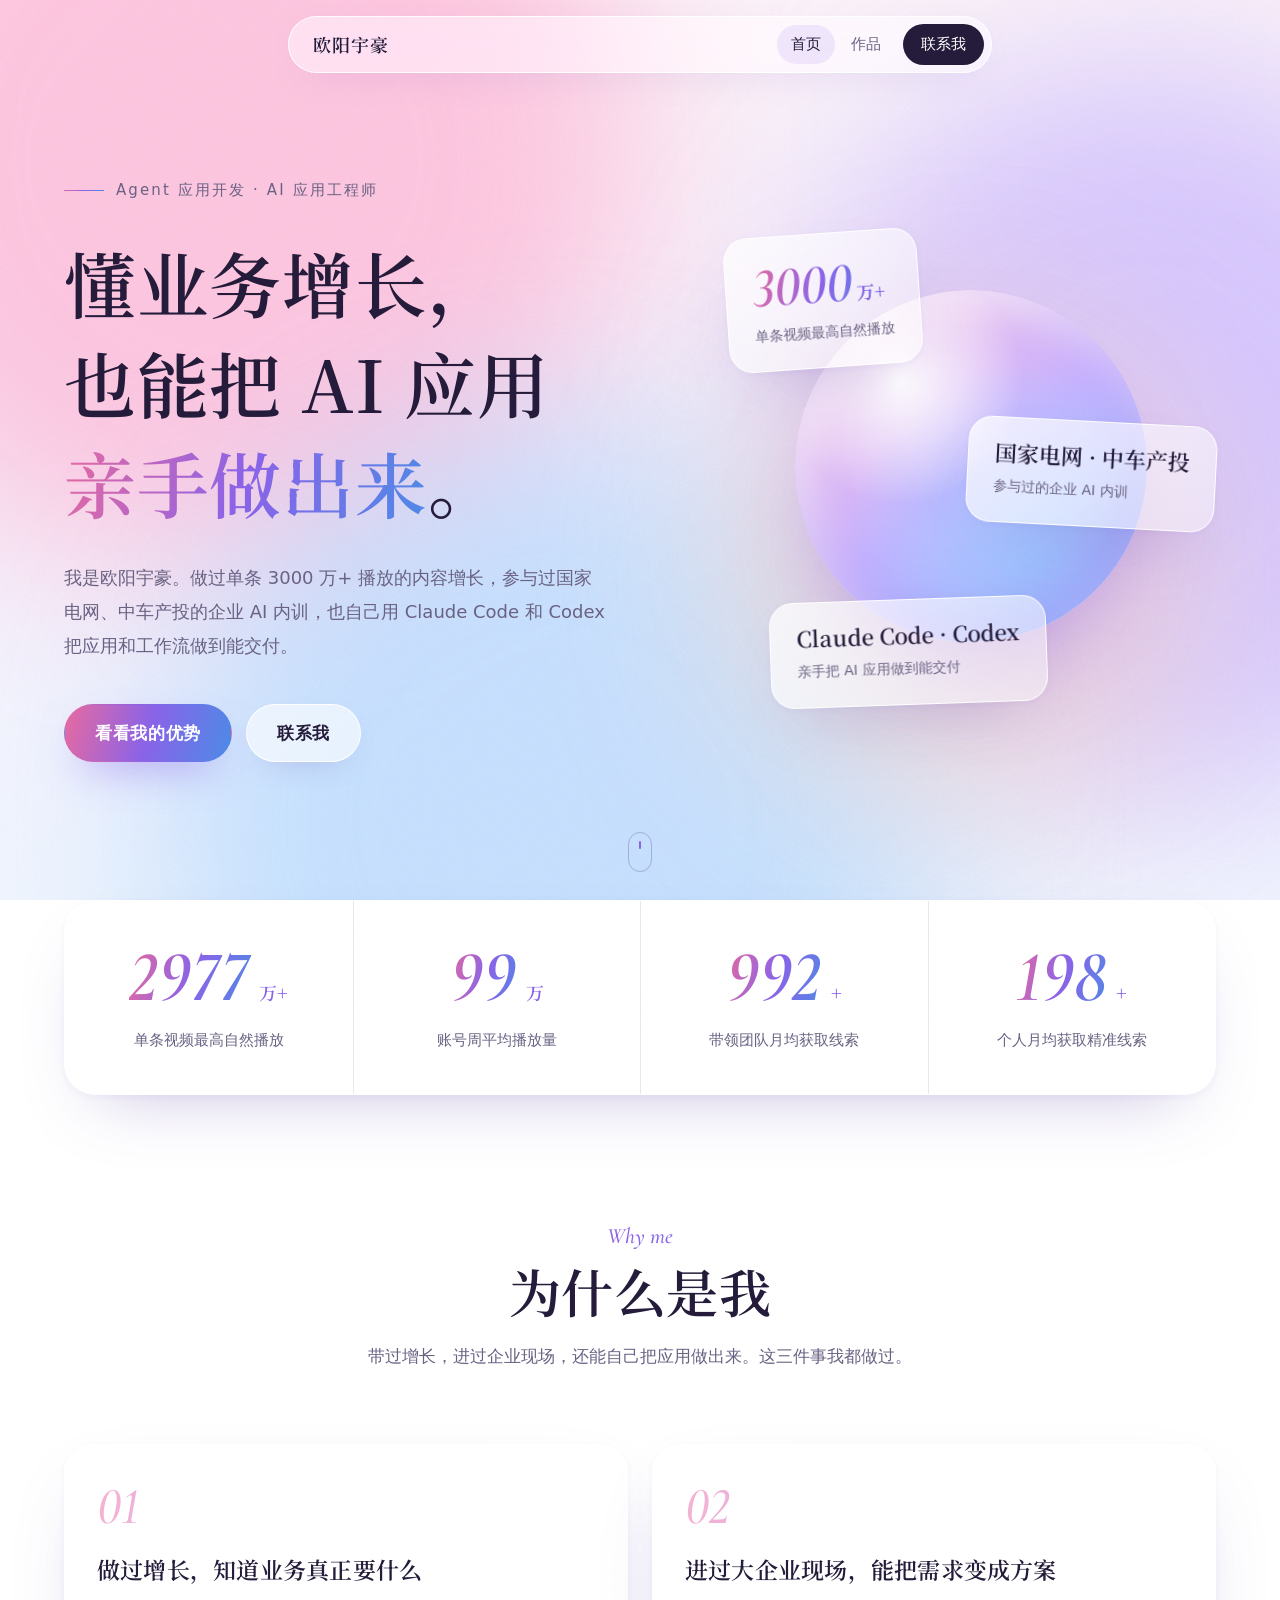
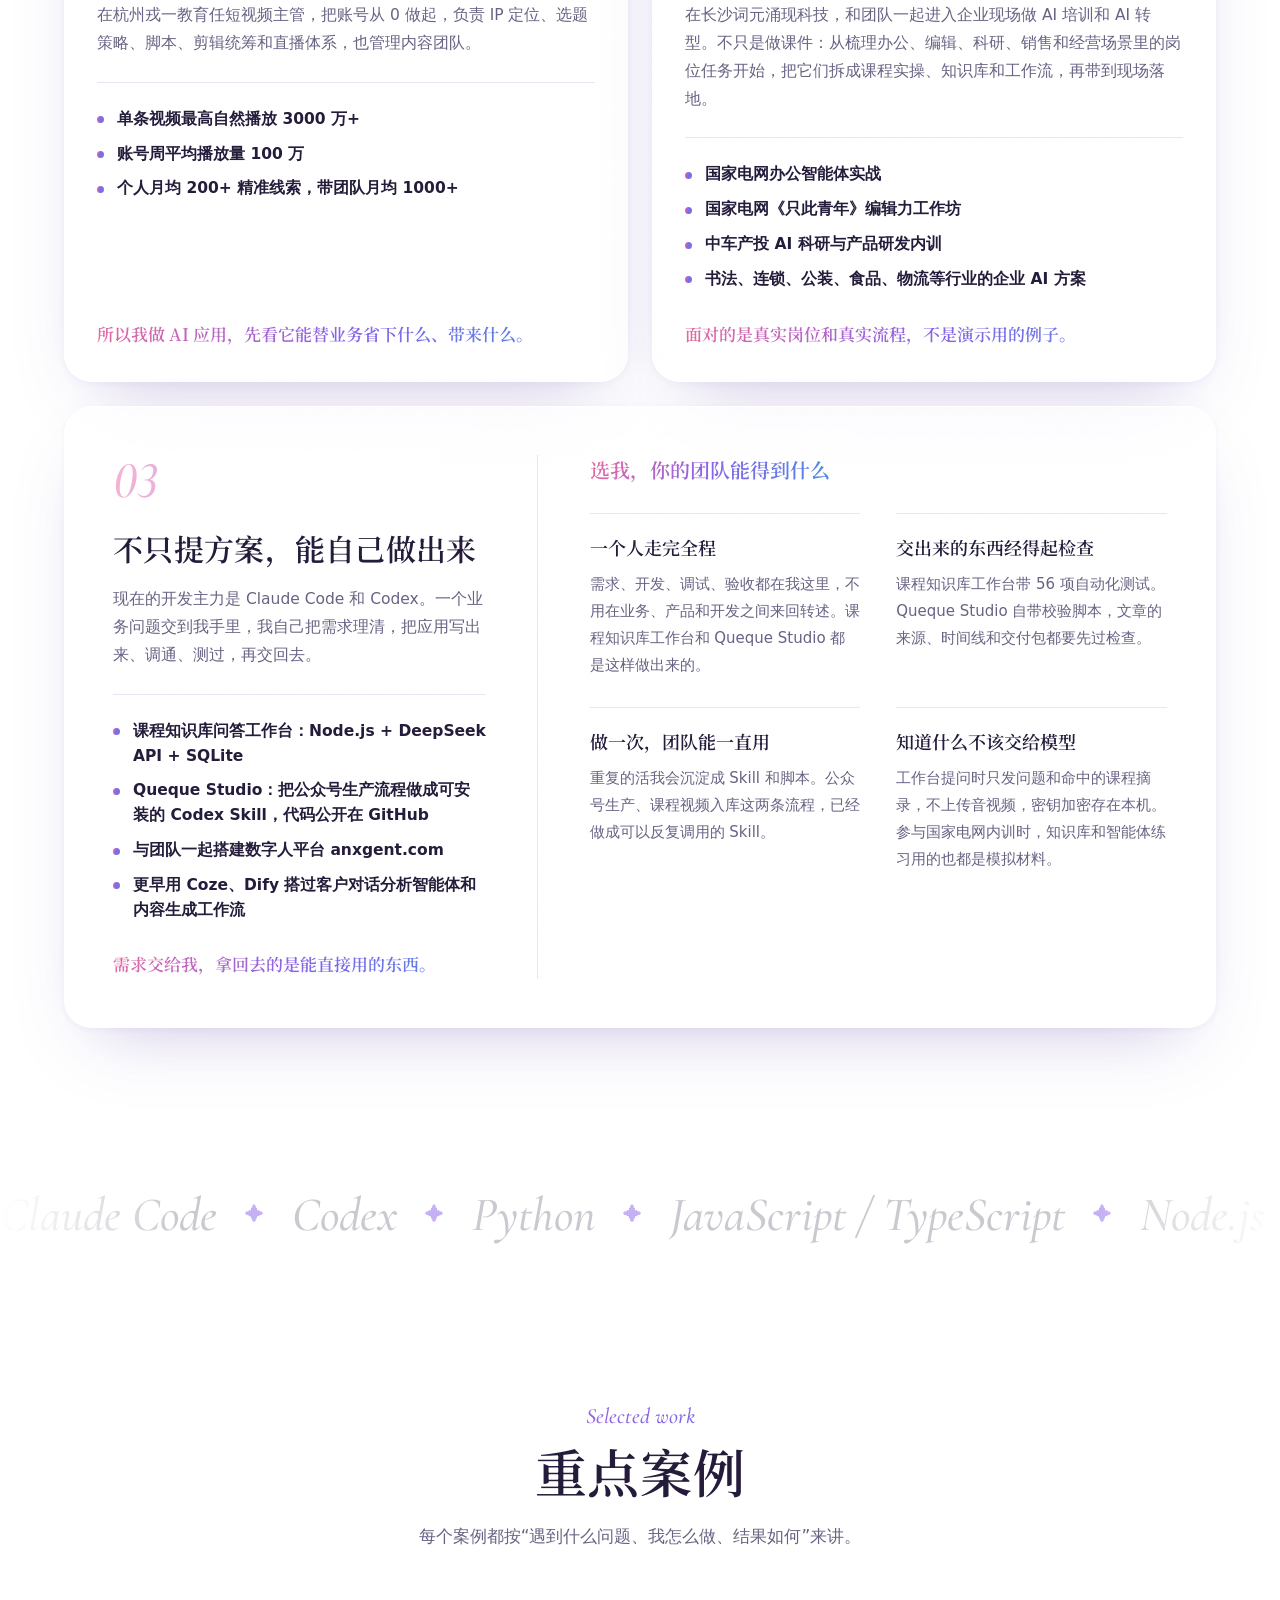
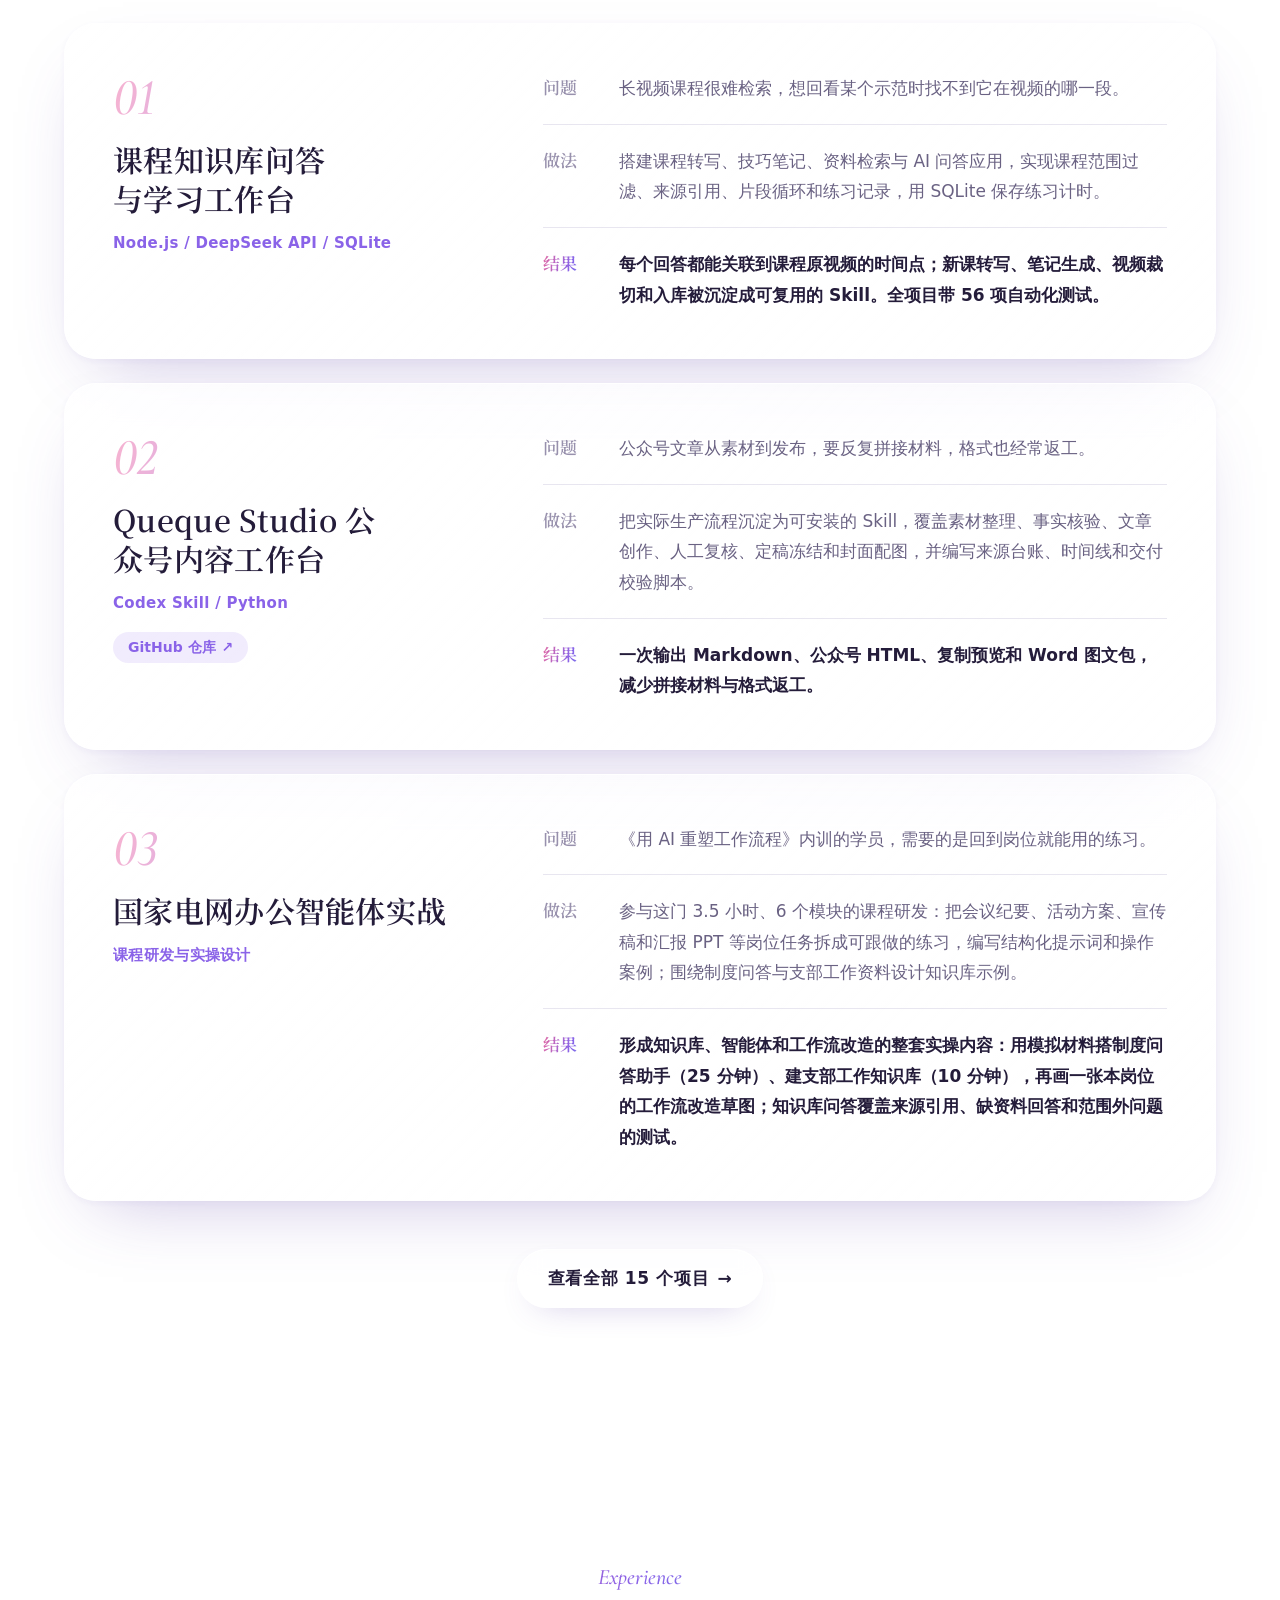
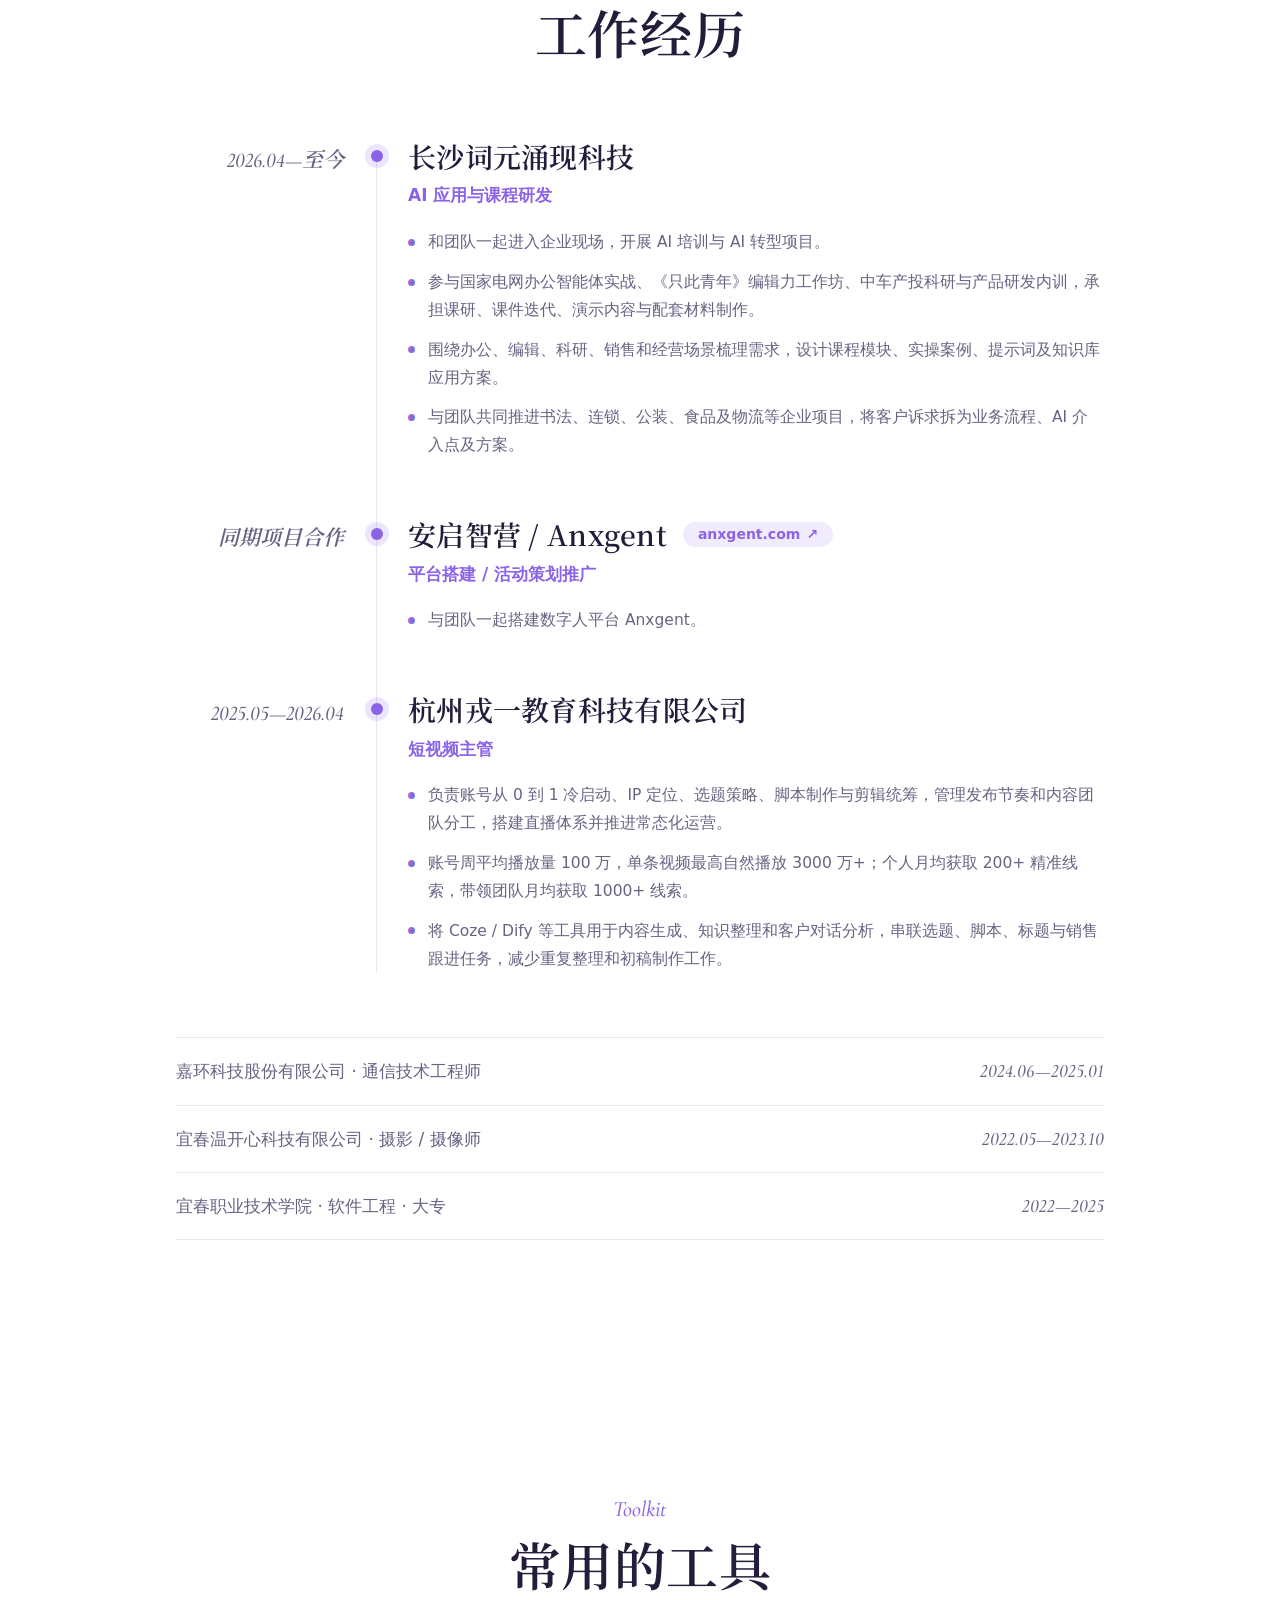
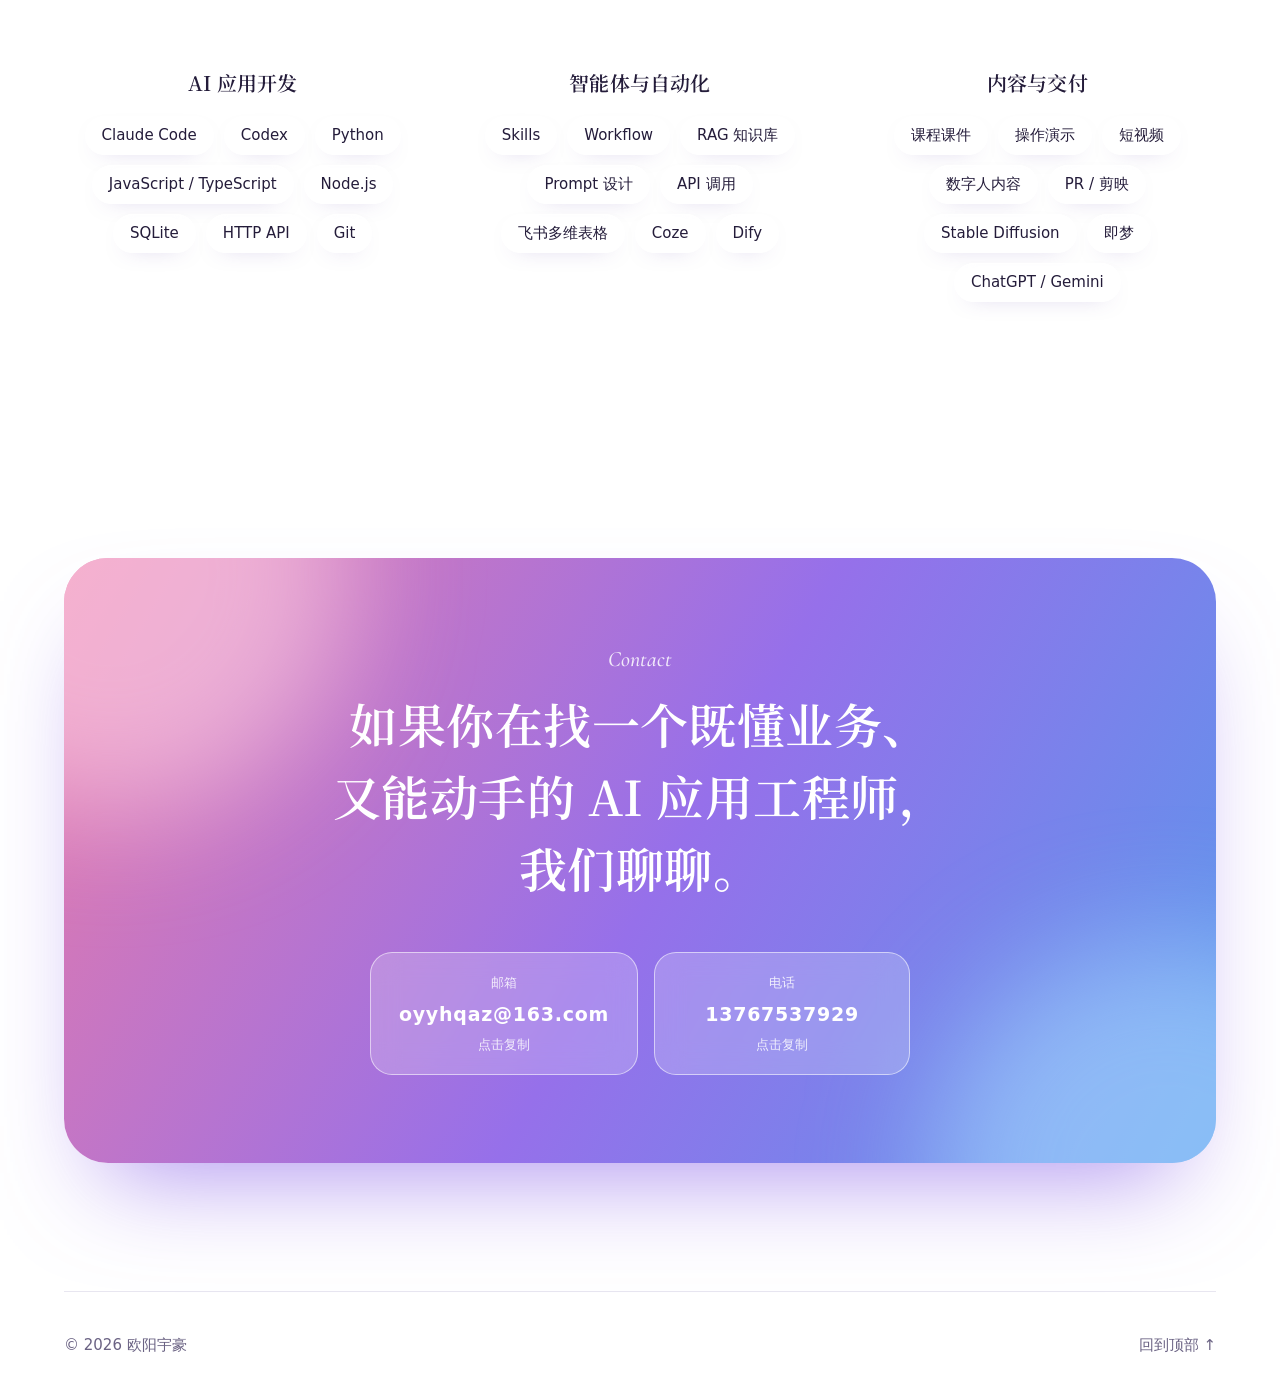
<file: index.html>
<!DOCTYPE html><html lang="zh-CN"><head><meta charset="utf-8"><meta name="viewport" content="width=device-width, initial-scale=1"><meta name="description" content="欧阳宇豪：做过内容增长、参与过国家电网与中车产投的企业 AI 内训，也能亲手把 Agent 和 AI 应用做出来。"><meta name="generator" content="Astro v7.4.11"><meta name="theme-color" content="#fbf7fc"><meta property="og:title" content="欧阳宇豪 · Agent 应用开发 · AI 应用工程师"><meta property="og:description" content="欧阳宇豪：做过内容增长、参与过国家电网与中车产投的企业 AI 内训，也能亲手把 Agent 和 AI 应用做出来。"><meta property="og:type" content="website"><link rel="icon" type="image/svg+xml" href="/favicon.svg"><title>欧阳宇豪 · Agent 应用开发 · AI 应用工程师</title><script>
			(() => {
				const apply = () => document.documentElement.classList.add('js');
				apply();
				document.addEventListener('astro:after-swap', apply);
			})();
		</script><meta name="astro-view-transitions-enabled" content="true"><meta name="astro-view-transitions-fallback" content="animate"><script type="module" src="/_astro/ClientRouter.astro_astro_type_script_index_0_lang.CnDxeVtR.js"></script><link rel="stylesheet" href="/_astro/Base.Dnjeq5Gn.css"></head><body><div class="backdrop" aria-hidden="true"><div class="orb orb-rose"></div><div class="orb orb-violet"></div><div class="orb orb-sky"></div><div class="orb orb-peach"></div><div class="grain"></div></div><div class="scroll-bar" aria-hidden="true"></div><a class="skip-link" href="#main">跳到正文</a><header class="site-header"><a class="brand" href="/">欧阳宇豪</a><nav class="nav" aria-label="主导航"><a href="/" aria-current="page">首页</a><a href="/projects/">作品</a><a class="nav-cta" href="/#contact">联系我</a></nav></header><main id="main"><section class="hero"><div class="container hero-inner"><div class="hero-text"><p class="eyebrow hero-fade" style="--d: 0ms">Agent 应用开发 · AI 应用工程师</p><h1 class="hero-title"><span class="line"><span style="--i: 0">懂业务增长，</span></span><span class="line"><span style="--i: 1">也能把 AI 应用</span></span><span class="line"><span style="--i: 2"><em class="grad-text">亲手做出来</em>。</span></span></h1><p class="lead hero-fade" style="--d: 700ms">我是欧阳宇豪。做过单条 3000 万+ 播放的内容增长，参与过国家电网、中车产投的企业 AI 内训，也自己用 Claude Code 和 Codex 把应用和工作流做到能交付。</p><div class="actions hero-fade" style="--d: 850ms"><a class="button primary" href="#why">看看我的优势</a><a class="button" href="#contact">联系我</a></div></div><div class="hero-cards" data-parallax><div class="proof proof-1" style="--i: 0"><div class="proof-inner glass"><p class="proof-value num">3000<span>万+</span></p><p class="proof-label">单条视频最高自然播放</p></div></div><div class="proof proof-2" style="--i: 1"><div class="proof-inner glass"><p class="proof-value serif">国家电网 · 中车产投</p><p class="proof-label">参与过的企业 AI 内训</p></div></div><div class="proof proof-3" style="--i: 2"><div class="proof-inner glass"><p class="proof-value serif">Claude Code · Codex</p><p class="proof-label">亲手把 AI 应用做到能交付</p></div></div></div></div><a class="scroll-hint" href="#stats" aria-label="向下滚动"><span aria-hidden="true"></span></a></section><section class="stats" id="stats"><div class="container"><div class="stats-grid glass" data-reveal><div class="stat"><p class="stat-value"><span class="num" data-count="3000">3000</span><span class="stat-suffix">万+</span></p><p class="stat-label">单条视频最高自然播放</p></div><div class="stat"><p class="stat-value"><span class="num" data-count="100">100</span><span class="stat-suffix">万</span></p><p class="stat-label">账号周平均播放量</p></div><div class="stat"><p class="stat-value"><span class="num" data-count="1000">1000</span><span class="stat-suffix">+</span></p><p class="stat-label">带领团队月均获取线索</p></div><div class="stat"><p class="stat-value"><span class="num" data-count="200">200</span><span class="stat-suffix">+</span></p><p class="stat-label">个人月均获取精准线索</p></div></div></div></section><section class="section" id="why"><div class="container"><header class="sec-head" data-reveal><p class="sec-en">Why me</p><h2>为什么是我</h2><p class="sec-sub">带过增长，进过企业现场，还能自己把应用做出来。这三件事我都做过。</p></header><div class="adv-grid"><article class="adv glass" data-reveal style="--d: 0ms"><div class="adv-main"><p class="adv-no num">01</p><h3>做过增长，知道业务真正要什么</h3><p class="adv-body">在杭州戎一教育任短视频主管，把账号从 0 做起，负责 IP 定位、选题策略、脚本、剪辑统筹和直播体系，也管理内容团队。</p><ul class="adv-proofs"><li>单条视频最高自然播放 3000 万+</li><li>账号周平均播放量 100 万</li><li>个人月均 200+ 精准线索，带团队月均 1000+</li></ul><p class="adv-takeaway">所以我做 AI 应用，先看它能替业务省下什么、带来什么。</p></div></article><article class="adv glass" data-reveal style="--d: 140ms"><div class="adv-main"><p class="adv-no num">02</p><h3>进过大企业现场，能把需求变成方案</h3><p class="adv-body">在长沙词元涌现科技，和团队一起进入企业现场做 AI 培训和 AI 转型。不只是做课件：从梳理办公、编辑、科研、销售和经营场景里的岗位任务开始，把它们拆成课程实操、知识库和工作流，再带到现场落地。</p><ul class="adv-proofs"><li>国家电网办公智能体实战</li><li>国家电网《只此青年》编辑力工作坊</li><li>中车产投 AI 科研与产品研发内训</li><li>书法、连锁、公装、食品、物流等行业的企业 AI 方案</li></ul><p class="adv-takeaway">面对的是真实岗位和真实流程，不是演示用的例子。</p></div></article><article class="adv glass adv-wide" data-reveal style="--d: 280ms"><div class="adv-main"><p class="adv-no num">03</p><h3>不只提方案，能自己做出来</h3><p class="adv-body">现在的开发主力是 Claude Code 和 Codex。一个业务问题交到我手里，我自己把需求理清，把应用写出来、调通、测过，再交回去。</p><ul class="adv-proofs"><li>课程知识库问答工作台：Node.js + DeepSeek API + SQLite</li><li>Queque Studio：把公众号生产流程做成可安装的 Codex Skill，代码公开在 GitHub</li><li>与团队一起搭建数字人平台 anxgent.com</li><li>更早用 Coze、Dify 搭过客户对话分析智能体和内容生成工作流</li></ul><p class="adv-takeaway">需求交给我，拿回去的是能直接用的东西。</p></div><div class="adv-gains"><p class="adv-gains-title">选我，你的团队能得到什么</p><ul><li><h4>一个人走完全程</h4><p>需求、开发、调试、验收都在我这里，不用在业务、产品和开发之间来回转述。课程知识库工作台和 Queque Studio 都是这样做出来的。</p></li><li><h4>交出来的东西经得起检查</h4><p>课程知识库工作台带 56 项自动化测试。Queque Studio 自带校验脚本，文章的来源、时间线和交付包都要先过检查。</p></li><li><h4>做一次，团队能一直用</h4><p>重复的活我会沉淀成 Skill 和脚本。公众号生产、课程视频入库这两条流程，已经做成可以反复调用的 Skill。</p></li><li><h4>知道什么不该交给模型</h4><p>工作台提问时只发问题和命中的课程摘录，不上传音视频，密钥加密存在本机。参与国家电网内训时，知识库和智能体练习用的也都是模拟材料。</p></li></ul></div></article></div></div></section><div class="marquee" aria-hidden="true"><ul><li>Claude Code</li><li>Codex</li><li>Python</li><li>JavaScript / TypeScript</li><li>Node.js</li><li>SQLite</li><li>HTTP API</li><li>Git</li><li>Skills</li><li>Workflow</li><li>RAG 知识库</li><li>Prompt 设计</li><li>API 调用</li><li>飞书多维表格</li><li>Coze</li><li>Dify</li><li>课程课件</li><li>操作演示</li><li>短视频</li><li>数字人内容</li><li>PR / 剪映</li><li>Stable Diffusion</li><li>即梦</li><li>ChatGPT / Gemini</li><li>Claude Code</li><li>Codex</li><li>Python</li><li>JavaScript / TypeScript</li><li>Node.js</li><li>SQLite</li><li>HTTP API</li><li>Git</li><li>Skills</li><li>Workflow</li><li>RAG 知识库</li><li>Prompt 设计</li><li>API 调用</li><li>飞书多维表格</li><li>Coze</li><li>Dify</li><li>课程课件</li><li>操作演示</li><li>短视频</li><li>数字人内容</li><li>PR / 剪映</li><li>Stable Diffusion</li><li>即梦</li><li>ChatGPT / Gemini</li></ul></div><section class="section" id="work"><div class="container"><header class="sec-head" data-reveal><p class="sec-en">Selected work</p><h2>重点案例</h2><p class="sec-sub">每个案例都按“遇到什么问题、我怎么做、结果如何”来讲。</p></header><div class="cases"><article class="case glass" data-reveal><div class="case-head"><p class="case-no num">01</p><h3>课程知识库问答与学习工作台</h3><p class="case-stack">Node.js / DeepSeek API / SQLite</p></div><dl class="case-body"><div><dt>问题</dt><dd>长视频课程很难检索，想回看某个示范时找不到它在视频的哪一段。</dd></div><div><dt>做法</dt><dd>搭建课程转写、技巧笔记、资料检索与 AI 问答应用，实现课程范围过滤、来源引用、片段循环和练习记录，用 SQLite 保存练习计时。</dd></div><div class="case-result"><dt>结果</dt><dd>每个回答都能关联到课程原视频的时间点；新课转写、笔记生成、视频裁切和入库被沉淀成可复用的 Skill。全项目带 56 项自动化测试。</dd></div></dl></article><article class="case glass" data-reveal><div class="case-head"><p class="case-no num">02</p><h3>Queque Studio 公众号内容工作台</h3><p class="case-stack">Codex Skill / Python</p><p class="proj-link"><a class="tl-link" href="https://github.com/35397929/queque-studio" target="_blank" rel="noopener noreferrer">GitHub 仓库 <span aria-hidden="true">↗</span></a></p></div><dl class="case-body"><div><dt>问题</dt><dd>公众号文章从素材到发布，要反复拼接材料，格式也经常返工。</dd></div><div><dt>做法</dt><dd>把实际生产流程沉淀为可安装的 Skill，覆盖素材整理、事实核验、文章创作、人工复核、定稿冻结和封面配图，并编写来源台账、时间线和交付校验脚本。</dd></div><div class="case-result"><dt>结果</dt><dd>一次输出 Markdown、公众号 HTML、复制预览和 Word 图文包，减少拼接材料与格式返工。</dd></div></dl></article><article class="case glass" data-reveal><div class="case-head"><p class="case-no num">03</p><h3>国家电网办公智能体实战</h3><p class="case-stack">课程研发与实操设计</p></div><dl class="case-body"><div><dt>问题</dt><dd>《用 AI 重塑工作流程》内训的学员，需要的是回到岗位就能用的练习。</dd></div><div><dt>做法</dt><dd>参与这门 3.5 小时、6 个模块的课程研发：把会议纪要、活动方案、宣传稿和汇报 PPT 等岗位任务拆成可跟做的练习，编写结构化提示词和操作案例；围绕制度问答与支部工作资料设计知识库示例。</dd></div><div class="case-result"><dt>结果</dt><dd>形成知识库、智能体和工作流改造的整套实操内容：用模拟材料搭制度问答助手（25 分钟）、建支部工作知识库（10 分钟），再画一张本岗位的工作流改造草图；知识库问答覆盖来源引用、缺资料回答和范围外问题的测试。</dd></div></dl></article></div><p class="more" data-reveal><a class="button" href="/projects/">查看全部 15 个项目 <span aria-hidden="true">→</span></a></p></div></section><section class="section" id="experience"><div class="container"><header class="sec-head" data-reveal><p class="sec-en">Experience</p><h2>工作经历</h2></header><ol class="timeline" data-timeline><li class="tl-item" data-reveal><div class="tl-meta"><p class="tl-period num">2026.04—至今</p></div><div class="tl-main"><h3>长沙词元涌现科技</h3><p class="tl-title">AI 应用与课程研发</p><ul class="points"><li>和团队一起进入企业现场，开展 AI 培训与 AI 转型项目。</li><li>参与国家电网办公智能体实战、《只此青年》编辑力工作坊、中车产投科研与产品研发内训，承担课研、课件迭代、演示内容与配套材料制作。</li><li>围绕办公、编辑、科研、销售和经营场景梳理需求，设计课程模块、实操案例、提示词及知识库应用方案。</li><li>与团队共同推进书法、连锁、公装、食品及物流等企业项目，将客户诉求拆为业务流程、AI 介入点及方案。</li></ul></div></li><li class="tl-item" data-reveal><div class="tl-meta"><p class="tl-period num">同期项目合作</p></div><div class="tl-main"><h3>安启智营 / Anxgent<a class="tl-link" href="https://anxgent.com" target="_blank" rel="noopener noreferrer">anxgent.com <span aria-hidden="true">↗</span></a></h3><p class="tl-title">平台搭建 / 活动策划推广</p><ul class="points"><li>与团队一起搭建数字人平台 Anxgent。</li></ul></div></li><li class="tl-item" data-reveal><div class="tl-meta"><p class="tl-period num">2025.05—2026.04</p></div><div class="tl-main"><h3>杭州戎一教育科技有限公司</h3><p class="tl-title">短视频主管</p><ul class="points"><li>负责账号从 0 到 1 冷启动、IP 定位、选题策略、脚本制作与剪辑统筹，管理发布节奏和内容团队分工，搭建直播体系并推进常态化运营。</li><li>账号周平均播放量 100 万，单条视频最高自然播放 3000 万+；个人月均获取 200+ 精准线索，带领团队月均获取 1000+ 线索。</li><li>将 Coze / Dify 等工具用于内容生成、知识整理和客户对话分析，串联选题、脚本、标题与销售跟进任务，减少重复整理和初稿制作工作。</li></ul></div></li></ol><ul class="earlier" data-reveal><li><span>嘉环科技股份有限公司 · 通信技术工程师</span><span class="num">2024.06—2025.01</span></li><li><span>宜春温开心科技有限公司 · 摄影 / 摄像师</span><span class="num">2022.05—2023.10</span></li><li><span>宜春职业技术学院 · 软件工程 · 大专</span><span class="num">2022—2025</span></li></ul></div></section><section class="section" id="skills"><div class="container"><header class="sec-head" data-reveal><p class="sec-en">Toolkit</p><h2>常用的工具</h2></header><div class="skills"><div class="skill" data-reveal style="--d: 0ms"><h3>AI 应用开发</h3><ul class="tags"><li>Claude Code</li><li>Codex</li><li>Python</li><li>JavaScript / TypeScript</li><li>Node.js</li><li>SQLite</li><li>HTTP API</li><li>Git</li></ul></div><div class="skill" data-reveal style="--d: 120ms"><h3>智能体与自动化</h3><ul class="tags"><li>Skills</li><li>Workflow</li><li>RAG 知识库</li><li>Prompt 设计</li><li>API 调用</li><li>飞书多维表格</li><li>Coze</li><li>Dify</li></ul></div><div class="skill" data-reveal style="--d: 240ms"><h3>内容与交付</h3><ul class="tags"><li>课程课件</li><li>操作演示</li><li>短视频</li><li>数字人内容</li><li>PR / 剪映</li><li>Stable Diffusion</li><li>即梦</li><li>ChatGPT / Gemini</li></ul></div></div></div></section><section class="section" id="contact"><div class="container"><div class="contact" data-reveal><p class="sec-en">Contact</p><h2><span>如果你在找一个既懂业务、</span><span>又能动手的 AI 应用工程师，</span><span>我们聊聊。</span></h2><div class="contact-actions"><button class="copy" type="button" data-copy="oyyhqaz@163.com"><span class="copy-label">邮箱</span><span class="copy-value">oyyhqaz@163.com</span><span class="copy-state" data-copy-state>点击复制</span></button><button class="copy" type="button" data-copy="13767537929"><span class="copy-label">电话</span><span class="copy-value">13767537929</span><span class="copy-state" data-copy-state>点击复制</span></button></div></div></div></section></main><footer class="site-footer"><div class="container footer-inner"><span>© 2026 欧阳宇豪</span><a href="#main">回到顶部 ↑</a></div></footer><script type="module" src="/_astro/Base.astro_astro_type_script_index_0_lang.CTA-klIp.js"></script></body></html>
</file>
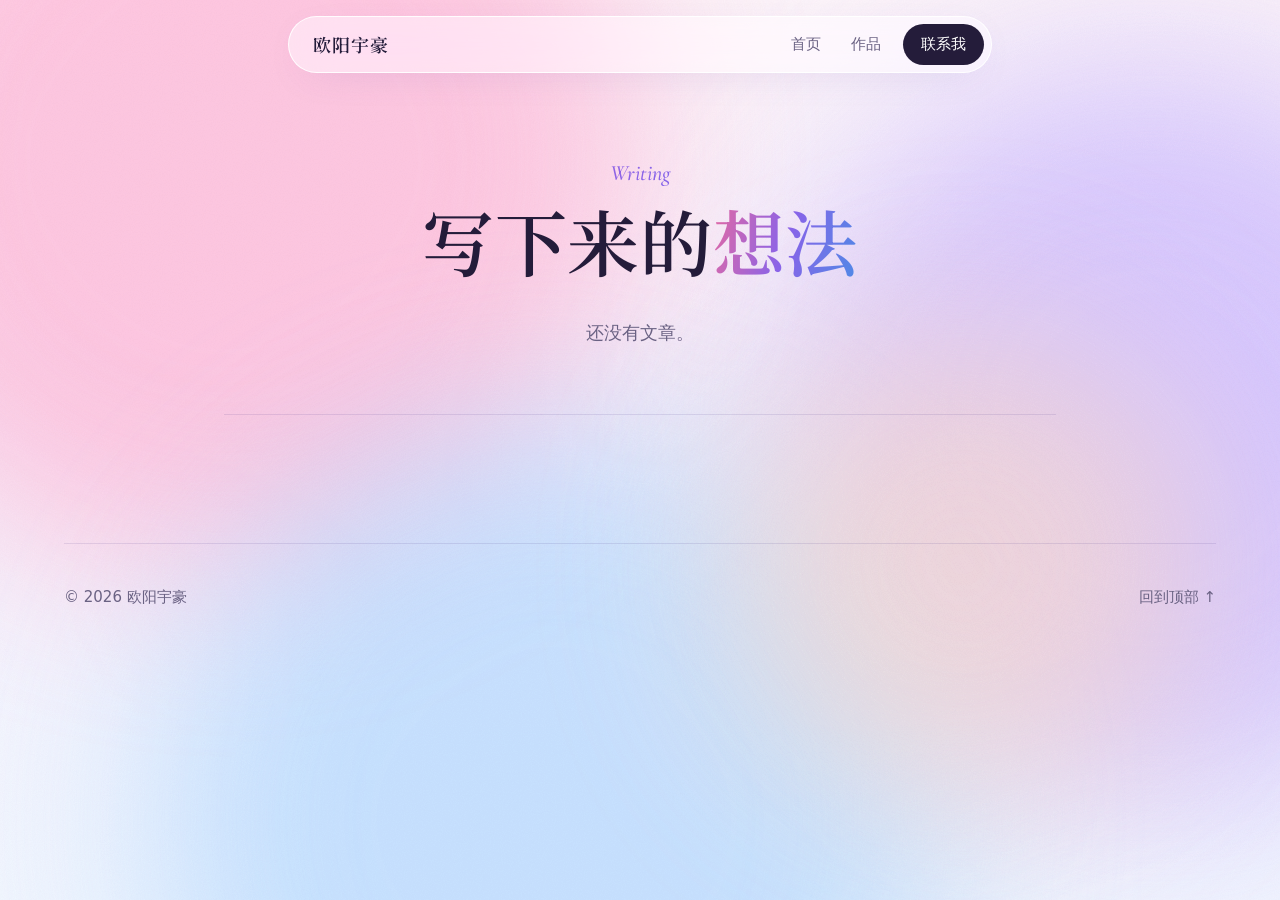
<file: blog/index.html>
<!DOCTYPE html><html lang="zh-CN"><head><meta charset="utf-8"><meta name="viewport" content="width=device-width, initial-scale=1"><meta name="description" content="欧阳宇豪写的文章。"><meta name="generator" content="Astro v7.4.11"><meta name="theme-color" content="#fbf7fc"><meta property="og:title" content="博客 · 欧阳宇豪"><meta property="og:description" content="欧阳宇豪写的文章。"><meta property="og:type" content="website"><link rel="icon" type="image/svg+xml" href="/favicon.svg"><title>博客 · 欧阳宇豪</title><script>
			(() => {
				const apply = () => document.documentElement.classList.add('js');
				apply();
				document.addEventListener('astro:after-swap', apply);
			})();
		</script><meta name="astro-view-transitions-enabled" content="true"><meta name="astro-view-transitions-fallback" content="animate"><script type="module" src="/_astro/ClientRouter.astro_astro_type_script_index_0_lang.CnDxeVtR.js"></script><link rel="stylesheet" href="/_astro/Base.Dnjeq5Gn.css"></head><body><div class="backdrop" aria-hidden="true"><div class="orb orb-rose"></div><div class="orb orb-violet"></div><div class="orb orb-sky"></div><div class="orb orb-peach"></div><div class="grain"></div></div><div class="scroll-bar" aria-hidden="true"></div><a class="skip-link" href="#main">跳到正文</a><header class="site-header"><a class="brand" href="/">欧阳宇豪</a><nav class="nav" aria-label="主导航"><a href="/">首页</a><a href="/projects/">作品</a><a class="nav-cta" href="/#contact">联系我</a></nav></header><main id="main"><section class="page-head"><div class="container"><p class="sec-en" data-reveal>Writing</p><h1 data-reveal style="--d: 100ms">写下来的<em class="grad-text">想法</em></h1><p class="lead" data-reveal style="--d: 200ms">还没有文章。</p></div></section><section class="section flush"><div class="container"><ul class="post-list"></ul></div></section></main><footer class="site-footer"><div class="container footer-inner"><span>© 2026 欧阳宇豪</span><a href="#main">回到顶部 ↑</a></div></footer><script type="module" src="/_astro/Base.astro_astro_type_script_index_0_lang.CTA-klIp.js"></script></body></html>
</file>
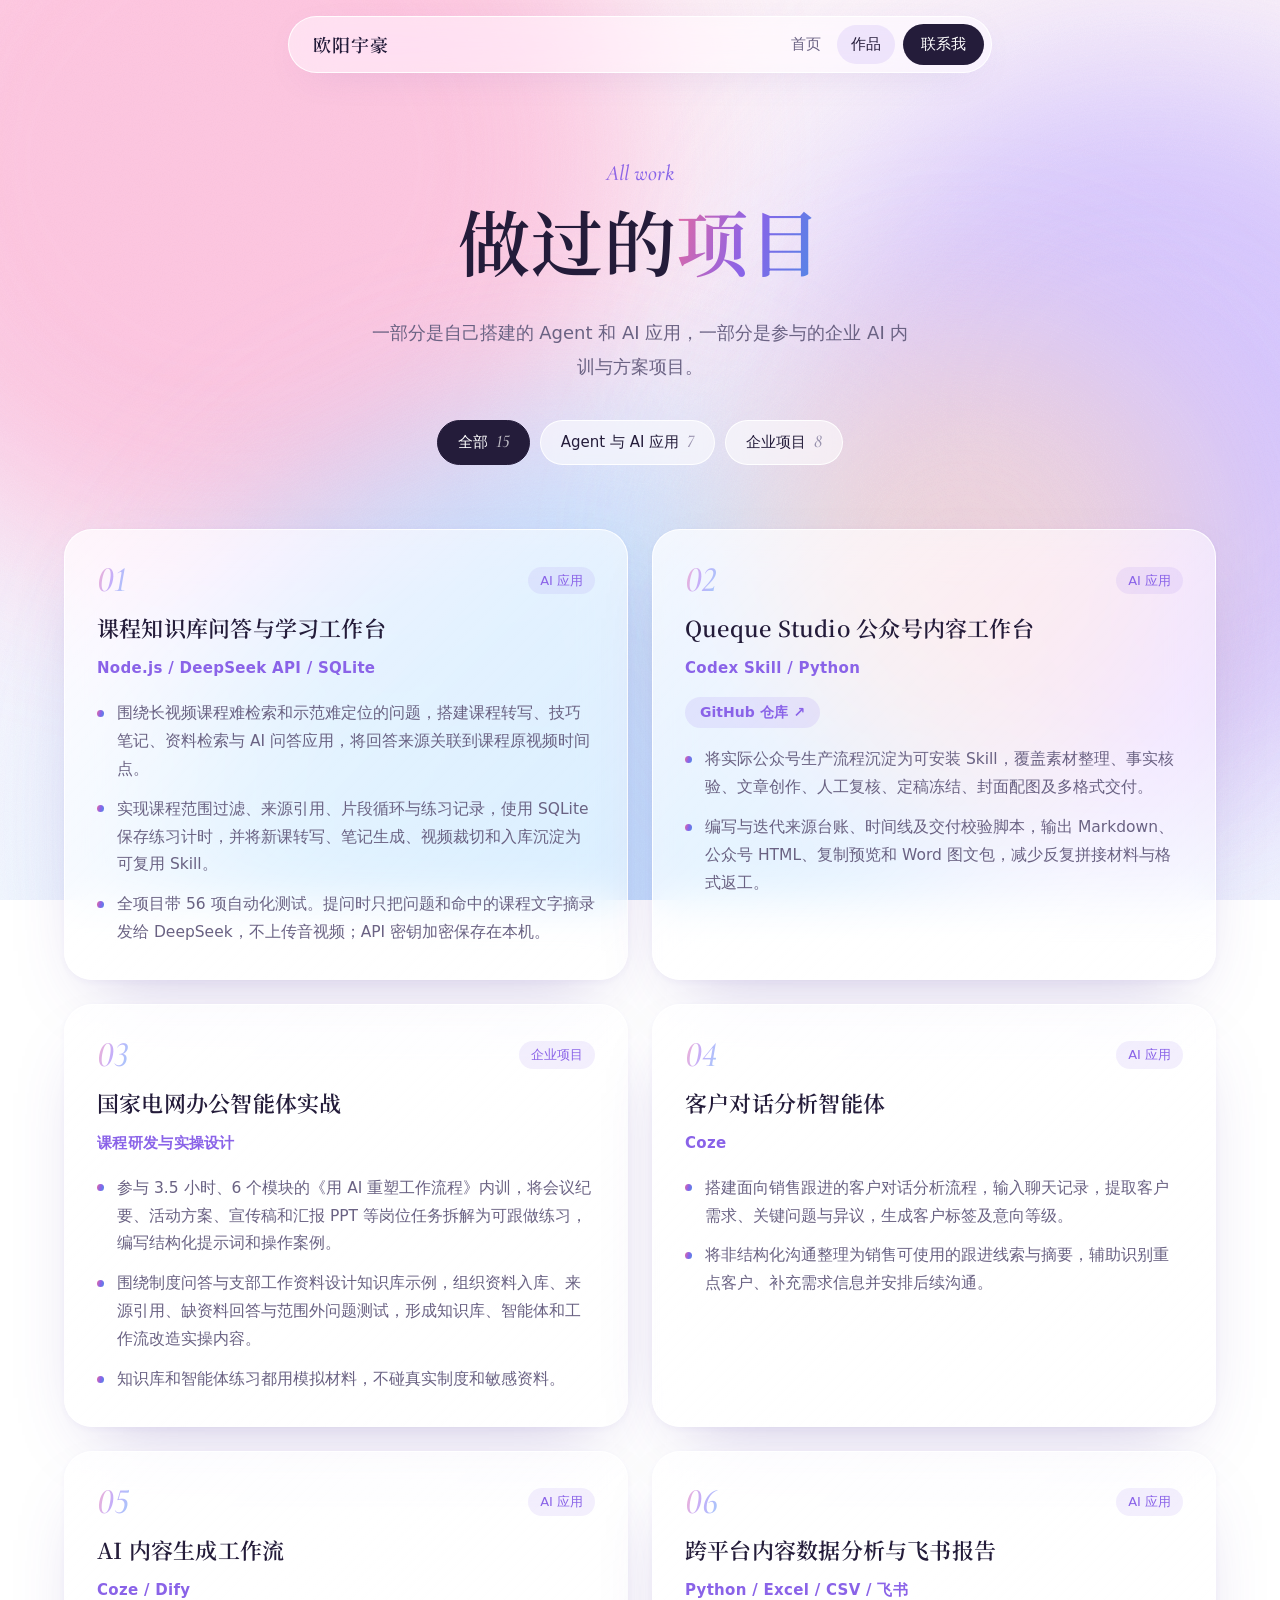
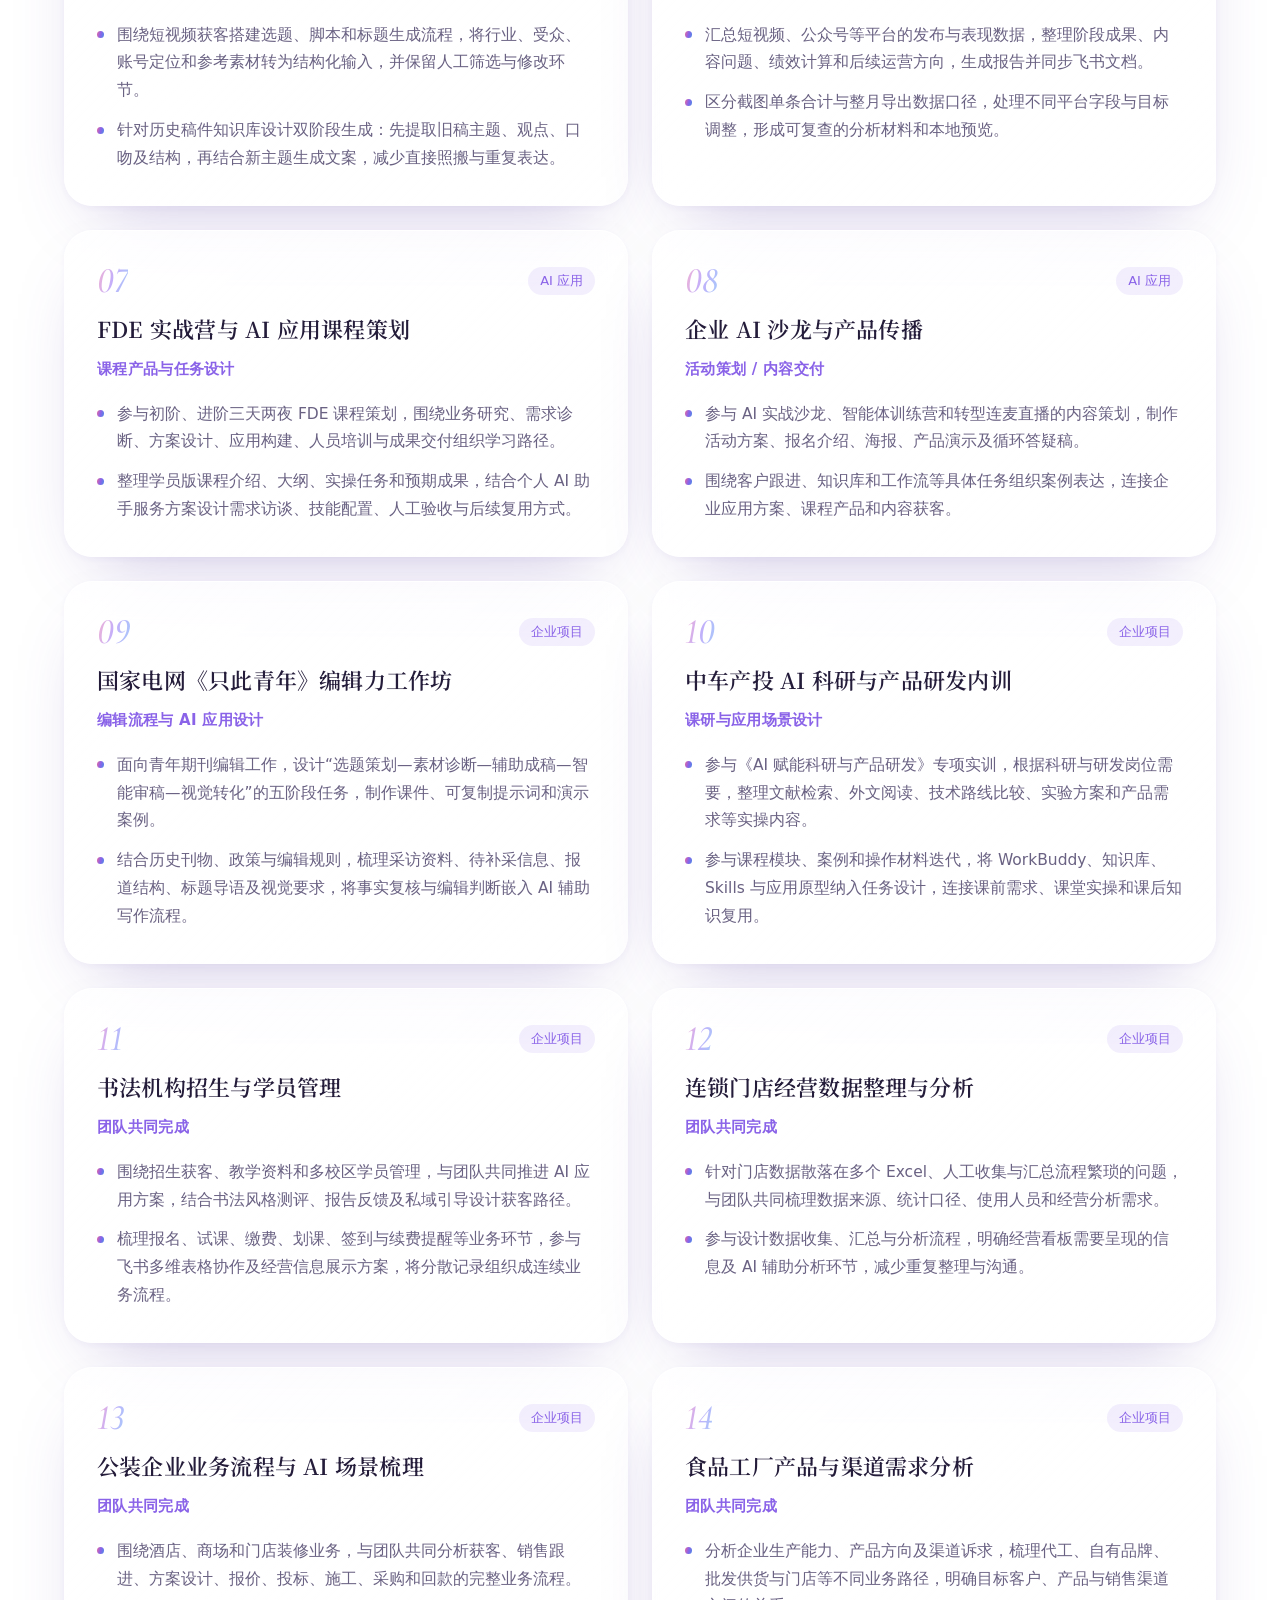
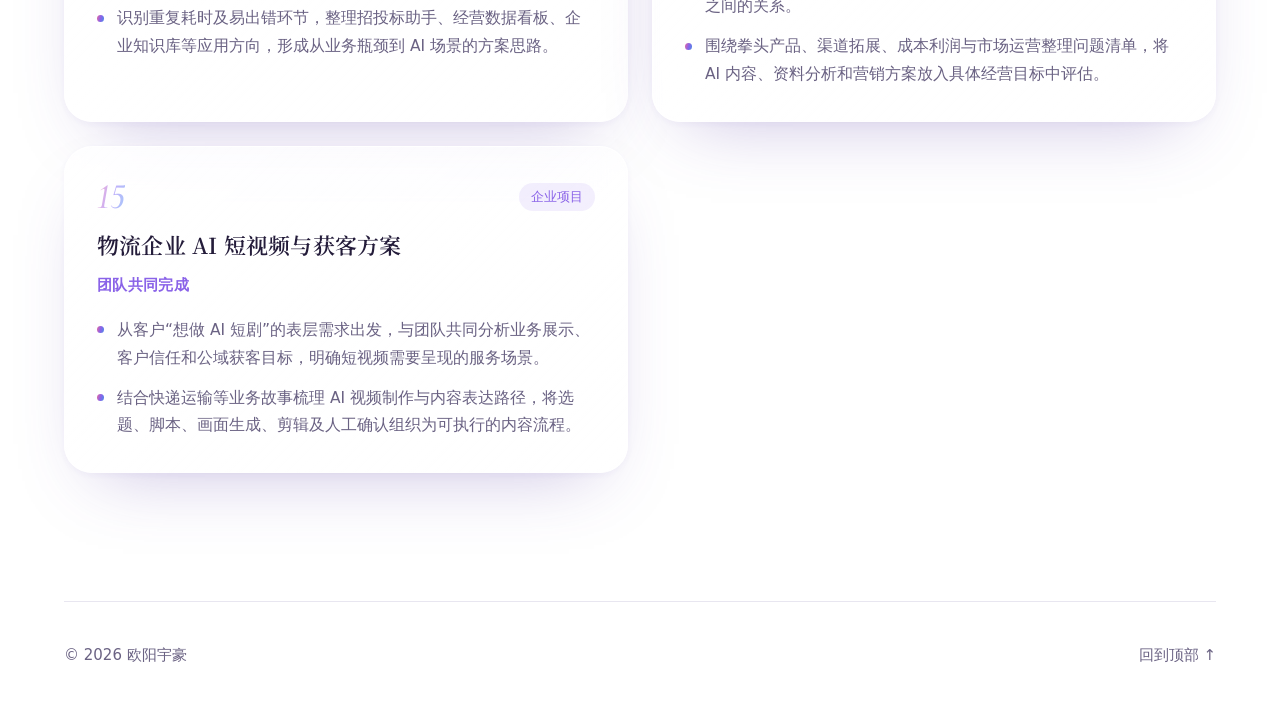
<file: projects/index.html>
<!DOCTYPE html><html lang="zh-CN"><head><meta charset="utf-8"><meta name="viewport" content="width=device-width, initial-scale=1"><meta name="description" content="欧阳宇豪做过的 Agent、AI 应用和企业 AI 项目。"><meta name="generator" content="Astro v7.4.11"><meta name="theme-color" content="#fbf7fc"><meta property="og:title" content="作品 · 欧阳宇豪"><meta property="og:description" content="欧阳宇豪做过的 Agent、AI 应用和企业 AI 项目。"><meta property="og:type" content="website"><link rel="icon" type="image/svg+xml" href="/favicon.svg"><title>作品 · 欧阳宇豪</title><script>
			(() => {
				const apply = () => document.documentElement.classList.add('js');
				apply();
				document.addEventListener('astro:after-swap', apply);
			})();
		</script><meta name="astro-view-transitions-enabled" content="true"><meta name="astro-view-transitions-fallback" content="animate"><script type="module" src="/_astro/ClientRouter.astro_astro_type_script_index_0_lang.CnDxeVtR.js"></script><link rel="stylesheet" href="/_astro/Base.Dnjeq5Gn.css"></head><body><div class="backdrop" aria-hidden="true"><div class="orb orb-rose"></div><div class="orb orb-violet"></div><div class="orb orb-sky"></div><div class="orb orb-peach"></div><div class="grain"></div></div><div class="scroll-bar" aria-hidden="true"></div><a class="skip-link" href="#main">跳到正文</a><header class="site-header"><a class="brand" href="/">欧阳宇豪</a><nav class="nav" aria-label="主导航"><a href="/">首页</a><a href="/projects/" aria-current="page">作品</a><a class="nav-cta" href="/#contact">联系我</a></nav></header><main id="main"><section class="page-head"><div class="container"><p class="sec-en" data-reveal>All work</p><h1 data-reveal style="--d: 100ms">做过的<em class="grad-text">项目</em></h1><p class="lead" data-reveal style="--d: 200ms">一部分是自己搭建的 Agent 和 AI 应用，一部分是参与的企业 AI 内训与方案项目。</p><div class="filters" role="group" aria-label="按类别筛选项目" data-reveal style="--d: 300ms"><button type="button" data-filter="all" aria-pressed="true">全部<span class="num">15</span></button><button type="button" data-filter="ai" aria-pressed="false">Agent 与 AI 应用<span class="num">7</span></button><button type="button" data-filter="enterprise" aria-pressed="false">企业项目<span class="num">8</span></button></div></div></section><section class="section flush"><div class="container"><div class="grid" data-filter-grid><article class="card glass" data-reveal data-category="ai" style="--d: 0ms"><div class="card-top"><span class="card-no num">01</span><span class="card-cat">AI 应用</span></div><h3>课程知识库问答与学习工作台</h3><p class="card-stack">Node.js / DeepSeek API / SQLite</p><ul class="points"><li>围绕长视频课程难检索和示范难定位的问题，搭建课程转写、技巧笔记、资料检索与 AI 问答应用，将回答来源关联到课程原视频时间点。</li><li>实现课程范围过滤、来源引用、片段循环与练习记录，使用 SQLite 保存练习计时，并将新课转写、笔记生成、视频裁切和入库沉淀为可复用 Skill。</li><li>全项目带 56 项自动化测试。提问时只把问题和命中的课程文字摘录发给 DeepSeek，不上传音视频；API 密钥加密保存在本机。</li></ul></article><article class="card glass" data-reveal data-category="ai" style="--d: 120ms"><div class="card-top"><span class="card-no num">02</span><span class="card-cat">AI 应用</span></div><h3>Queque Studio 公众号内容工作台</h3><p class="card-stack">Codex Skill / Python</p><p class="proj-link"><a class="tl-link" href="https://github.com/35397929/queque-studio" target="_blank" rel="noopener noreferrer">GitHub 仓库 <span aria-hidden="true">↗</span></a></p><ul class="points"><li>将实际公众号生产流程沉淀为可安装 Skill，覆盖素材整理、事实核验、文章创作、人工复核、定稿冻结、封面配图及多格式交付。</li><li>编写与迭代来源台账、时间线及交付校验脚本，输出 Markdown、公众号 HTML、复制预览和 Word 图文包，减少反复拼接材料与格式返工。</li></ul></article><article class="card glass" data-reveal data-category="enterprise" style="--d: 0ms"><div class="card-top"><span class="card-no num">03</span><span class="card-cat">企业项目</span></div><h3>国家电网办公智能体实战</h3><p class="card-stack">课程研发与实操设计</p><ul class="points"><li>参与 3.5 小时、6 个模块的《用 AI 重塑工作流程》内训，将会议纪要、活动方案、宣传稿和汇报 PPT 等岗位任务拆解为可跟做练习，编写结构化提示词和操作案例。</li><li>围绕制度问答与支部工作资料设计知识库示例，组织资料入库、来源引用、缺资料回答与范围外问题测试，形成知识库、智能体和工作流改造实操内容。</li><li>知识库和智能体练习都用模拟材料，不碰真实制度和敏感资料。</li></ul></article><article class="card glass" data-reveal data-category="ai" style="--d: 120ms"><div class="card-top"><span class="card-no num">04</span><span class="card-cat">AI 应用</span></div><h3>客户对话分析智能体</h3><p class="card-stack">Coze</p><ul class="points"><li>搭建面向销售跟进的客户对话分析流程，输入聊天记录，提取客户需求、关键问题与异议，生成客户标签及意向等级。</li><li>将非结构化沟通整理为销售可使用的跟进线索与摘要，辅助识别重点客户、补充需求信息并安排后续沟通。</li></ul></article><article class="card glass" data-reveal data-category="ai" style="--d: 0ms"><div class="card-top"><span class="card-no num">05</span><span class="card-cat">AI 应用</span></div><h3>AI 内容生成工作流</h3><p class="card-stack">Coze / Dify</p><ul class="points"><li>围绕短视频获客搭建选题、脚本和标题生成流程，将行业、受众、账号定位和参考素材转为结构化输入，并保留人工筛选与修改环节。</li><li>针对历史稿件知识库设计双阶段生成：先提取旧稿主题、观点、口吻及结构，再结合新主题生成文案，减少直接照搬与重复表达。</li></ul></article><article class="card glass" data-reveal data-category="ai" style="--d: 120ms"><div class="card-top"><span class="card-no num">06</span><span class="card-cat">AI 应用</span></div><h3>跨平台内容数据分析与飞书报告</h3><p class="card-stack">Python / Excel / CSV / 飞书</p><ul class="points"><li>汇总短视频、公众号等平台的发布与表现数据，整理阶段成果、内容问题、绩效计算和后续运营方向，生成报告并同步飞书文档。</li><li>区分截图单条合计与整月导出数据口径，处理不同平台字段与目标调整，形成可复查的分析材料和本地预览。</li></ul></article><article class="card glass" data-reveal data-category="ai" style="--d: 0ms"><div class="card-top"><span class="card-no num">07</span><span class="card-cat">AI 应用</span></div><h3>FDE 实战营与 AI 应用课程策划</h3><p class="card-stack">课程产品与任务设计</p><ul class="points"><li>参与初阶、进阶三天两夜 FDE 课程策划，围绕业务研究、需求诊断、方案设计、应用构建、人员培训与成果交付组织学习路径。</li><li>整理学员版课程介绍、大纲、实操任务和预期成果，结合个人 AI 助手服务方案设计需求访谈、技能配置、人工验收与后续复用方式。</li></ul></article><article class="card glass" data-reveal data-category="ai" style="--d: 120ms"><div class="card-top"><span class="card-no num">08</span><span class="card-cat">AI 应用</span></div><h3>企业 AI 沙龙与产品传播</h3><p class="card-stack">活动策划 / 内容交付</p><ul class="points"><li>参与 AI 实战沙龙、智能体训练营和转型连麦直播的内容策划，制作活动方案、报名介绍、海报、产品演示及循环答疑稿。</li><li>围绕客户跟进、知识库和工作流等具体任务组织案例表达，连接企业应用方案、课程产品和内容获客。</li></ul></article><article class="card glass" data-reveal data-category="enterprise" style="--d: 0ms"><div class="card-top"><span class="card-no num">09</span><span class="card-cat">企业项目</span></div><h3>国家电网《只此青年》编辑力工作坊</h3><p class="card-stack">编辑流程与 AI 应用设计</p><ul class="points"><li>面向青年期刊编辑工作，设计“选题策划—素材诊断—辅助成稿—智能审稿—视觉转化”的五阶段任务，制作课件、可复制提示词和演示案例。</li><li>结合历史刊物、政策与编辑规则，梳理采访资料、待补采信息、报道结构、标题导语及视觉要求，将事实复核与编辑判断嵌入 AI 辅助写作流程。</li></ul></article><article class="card glass" data-reveal data-category="enterprise" style="--d: 120ms"><div class="card-top"><span class="card-no num">10</span><span class="card-cat">企业项目</span></div><h3>中车产投 AI 科研与产品研发内训</h3><p class="card-stack">课研与应用场景设计</p><ul class="points"><li>参与《AI 赋能科研与产品研发》专项实训，根据科研与研发岗位需要，整理文献检索、外文阅读、技术路线比较、实验方案和产品需求等实操内容。</li><li>参与课程模块、案例和操作材料迭代，将 WorkBuddy、知识库、Skills 与应用原型纳入任务设计，连接课前需求、课堂实操和课后知识复用。</li></ul></article><article class="card glass" data-reveal data-category="enterprise" style="--d: 0ms"><div class="card-top"><span class="card-no num">11</span><span class="card-cat">企业项目</span></div><h3>书法机构招生与学员管理</h3><p class="card-stack">团队共同完成</p><ul class="points"><li>围绕招生获客、教学资料和多校区学员管理，与团队共同推进 AI 应用方案，结合书法风格测评、报告反馈及私域引导设计获客路径。</li><li>梳理报名、试课、缴费、划课、签到与续费提醒等业务环节，参与飞书多维表格协作及经营信息展示方案，将分散记录组织成连续业务流程。</li></ul></article><article class="card glass" data-reveal data-category="enterprise" style="--d: 120ms"><div class="card-top"><span class="card-no num">12</span><span class="card-cat">企业项目</span></div><h3>连锁门店经营数据整理与分析</h3><p class="card-stack">团队共同完成</p><ul class="points"><li>针对门店数据散落在多个 Excel、人工收集与汇总流程繁琐的问题，与团队共同梳理数据来源、统计口径、使用人员和经营分析需求。</li><li>参与设计数据收集、汇总与分析流程，明确经营看板需要呈现的信息及 AI 辅助分析环节，减少重复整理与沟通。</li></ul></article><article class="card glass" data-reveal data-category="enterprise" style="--d: 0ms"><div class="card-top"><span class="card-no num">13</span><span class="card-cat">企业项目</span></div><h3>公装企业业务流程与 AI 场景梳理</h3><p class="card-stack">团队共同完成</p><ul class="points"><li>围绕酒店、商场和门店装修业务，与团队共同分析获客、销售跟进、方案设计、报价、投标、施工、采购和回款的完整业务流程。</li><li>识别重复耗时及易出错环节，整理招投标助手、经营数据看板、企业知识库等应用方向，形成从业务瓶颈到 AI 场景的方案思路。</li></ul></article><article class="card glass" data-reveal data-category="enterprise" style="--d: 120ms"><div class="card-top"><span class="card-no num">14</span><span class="card-cat">企业项目</span></div><h3>食品工厂产品与渠道需求分析</h3><p class="card-stack">团队共同完成</p><ul class="points"><li>分析企业生产能力、产品方向及渠道诉求，梳理代工、自有品牌、批发供货与门店等不同业务路径，明确目标客户、产品与销售渠道之间的关系。</li><li>围绕拳头产品、渠道拓展、成本利润与市场运营整理问题清单，将 AI 内容、资料分析和营销方案放入具体经营目标中评估。</li></ul></article><article class="card glass" data-reveal data-category="enterprise" style="--d: 0ms"><div class="card-top"><span class="card-no num">15</span><span class="card-cat">企业项目</span></div><h3>物流企业 AI 短视频与获客方案</h3><p class="card-stack">团队共同完成</p><ul class="points"><li>从客户“想做 AI 短剧”的表层需求出发，与团队共同分析业务展示、客户信任和公域获客目标，明确短视频需要呈现的服务场景。</li><li>结合快递运输等业务故事梳理 AI 视频制作与内容表达路径，将选题、脚本、画面生成、剪辑及人工确认组织为可执行的内容流程。</li></ul></article></div></div></section></main><footer class="site-footer"><div class="container footer-inner"><span>© 2026 欧阳宇豪</span><a href="#main">回到顶部 ↑</a></div></footer><script type="module" src="/_astro/Base.astro_astro_type_script_index_0_lang.CTA-klIp.js"></script></body></html>
</file>
<file: _astro/Base.Dnjeq5Gn.css>
.astro-route-announcer{clip:rect(0 0 0 0);clip-path:inset(50%);white-space:nowrap;width:1px;height:1px;position:absolute;top:0;left:0;overflow:hidden}@font-face{font-family:Noto Serif SC;font-style:normal;font-display:swap;font-weight:600;src:url([data-uri])format("woff2"),url([data-uri])format("woff");unicode-range:U+1F1E9-1F1F5,U+1F1F7-1F1FF,U+1F21A,U+1F232,U+1F234-1F237,U+1F250-1F251,U+1F300,U+1F302-1F308,U+1F30A-1F311,U+1F315,U+1F319-1F320,U+1F324,U+1F327,U+1F32A,U+1F32C-1F32D,U+1F330-1F357,U+1F359-1F37E}@font-face{font-family:Noto Serif SC;font-style:normal;font-display:swap;font-weight:600;src:url(/_astro/noto-serif-sc-5-600-normal.spwXrOMa.woff2)format("woff2"),url(/_astro/noto-serif-sc-5-600-normal.BgdU_-kv.woff)format("woff");unicode-range:U+FEE3,U+FEF3,U+FF03-FF04,U+FF07,U+FF0A,U+FF17-FF19,U+FF1C-FF1D,U+FF20-FF3A,U+FF3C,U+FF3E-FF5B,U+FF5D,U+FF61-FF65,U+FF67-FF6A,U+FF6C,U+FF6F-FF78,U+FF7A-FF7D,U+FF80-FF84,U+FF86,U+FF89-FF8E,U+FF92,U+FF97-FF9B,U+FF9D-FF9F,U+FFE0-FFE4,U+FFE6,U+FFE9,U+FFEB,U+FFED,U+FFFC,U+1F004,U+1F170-1F171,U+1F192-1F195,U+1F198-1F19A,U+1F1E6-1F1E8}@font-face{font-family:Noto Serif SC;font-style:normal;font-display:swap;font-weight:600;src:url(/_astro/noto-serif-sc-6-600-normal.BD86pU7T.woff2)format("woff2"),url(/_astro/noto-serif-sc-6-600-normal.DEIfUrQn.woff)format("woff");unicode-range:U+F0A7,U+F0B2,U+F0B7,U+F0C9,U+F0D8,U+F0DA,U+F0DC-F0DD,U+F0E0,U+F0E6,U+F0EB,U+F0FC,U+F101,U+F104-F105,U+F107,U+F10B,U+F11B,U+F14B,U+F18A,U+F193,U+F1D6-F1D7,U+F244,U+F27A,U+F296,U+F2AE,U+F471,U+F4B3,U+F610-F611,U+F880-F881,U+F8EC,U+F8F5,U+F8FF,U+F901,U+F90A,U+F92C-F92D,U+F934,U+F937,U+F941,U+F965,U+F967,U+F969,U+F96B,U+F96F,U+F974,U+F978-F979,U+F97E,U+F981,U+F98A,U+F98E,U+F997,U+F99C,U+F9B2,U+F9B5,U+F9BA,U+F9BE,U+F9CA,U+F9D0-F9D1,U+F9DD,U+F9E0-F9E1,U+F9E4,U+F9F7,U+FA00-FA01,U+FA08,U+FA0A,U+FA11,U+FB01-FB02,U+FDFC,U+FE0E,U+FE30-FE31,U+FE33-FE44,U+FE49-FE52,U+FE54-FE57,U+FE59-FE66,U+FE68-FE6B,U+FE8E,U+FE92-FE93,U+FEAE,U+FEB8,U+FECB-FECC,U+FEE0}@font-face{font-family:Noto Serif SC;font-style:normal;font-display:swap;font-weight:600;src:url(/_astro/noto-serif-sc-21-600-normal._PQd8BN_.woff2)format("woff2"),url(/_astro/noto-serif-sc-21-600-normal.DBXs0RHo.woff)format("woff");unicode-range:U+9F83,U+9F85-9F8D,U+9F90-9F91,U+9F94-9F96,U+9F98,U+9F9B-9F9C,U+9F9E,U+9FA0,U+9FA2,U+9FF?,U+A001,U+A007,U+A025,U+A046-A047,U+A057,U+A072,U+A078-A079,U+A083,U+A085,U+A100,U+A118,U+A132,U+A134,U+A1F4,U+A242,U+A4A6,U+A4AA,U+A4B0-A4B1,U+A4B3,U+A9C1-A9C2,U+AC00-AC01,U+AC04,U+AC08,U+AC10-AC11,U+AC13-AC16,U+AC19,U+AC1C-AC1D,U+AC24,U+AC70-AC71,U+AC74,U+AC77-AC78,U+AC80-AC81,U+AC83,U+AC8C,U+AC90,U+AC9F-ACA0,U+ACA8-ACA9,U+ACAC,U+ACB0,U+ACBD,U+ACC1,U+ACC4,U+ACE0-ACE1,U+ACE4,U+ACE8,U+ACF3,U+ACF5,U+ACFC-ACFD,U+AD00,U+AD0C,U+AD11,U+AD1C,U+AD34,U+AD50,U+AD64,U+AD6C,U+AD70,U+AD74,U+AD7F,U+AD81,U+AD8C,U+ADC0,U+ADC8,U+ADDC,U+ADE0,U+ADF8-ADF9,U+ADFC,U+AE00,U+AE08-AE09,U+AE0B,U+AE30,U+AE34,U+AE38,U+AE40,U+AE4A,U+AE4C,U+AE54,U+AE68,U+AEBC,U+AED8,U+AF2C-AF2D}@font-face{font-family:Noto Serif SC;font-style:normal;font-display:swap;font-weight:600;src:url(/_astro/noto-serif-sc-22-600-normal.D5jlEshw.woff2)format("woff2"),url(/_astro/noto-serif-sc-22-600-normal.BUrT-lAs.woff)format("woff");unicode-range:U+9E30-9E33,U+9E35-9E3B,U+9E3E,U+9E40-9E44,U+9E46-9E4E,U+9E51,U+9E53,U+9E55-9E58,U+9E5A-9E5C,U+9E5E-9E63,U+9E66-9E6E,U+9E71,U+9E73,U+9E75,U+9E78-9E79,U+9E7C-9E7E,U+9E82,U+9E86-9E88,U+9E8B-9E8C,U+9E90-9E91,U+9E93,U+9E95,U+9E97,U+9E9D,U+9EA4-9EA5,U+9EA9-9EAA,U+9EB4-9EB5,U+9EB8-9EBA,U+9EBC-9EBF,U+9EC3,U+9EC9,U+9ECD,U+9ED0,U+9ED2-9ED3,U+9ED5-9ED6,U+9ED9,U+9EDC-9EDD,U+9EDF-9EE0,U+9EE2,U+9EE5,U+9EE7-9EEA,U+9EEF,U+9EF1,U+9EF3-9EF4,U+9EF6,U+9EF9,U+9EFB-9EFC,U+9EFE,U+9F0B,U+9F0D,U+9F10,U+9F14,U+9F17,U+9F19,U+9F22,U+9F29,U+9F2C,U+9F2F,U+9F31,U+9F37,U+9F39,U+9F3D-9F3E,U+9F41,U+9F4A-9F4B,U+9F51-9F52,U+9F61-9F63,U+9F66-9F67,U+9F80-9F81}@font-face{font-family:Noto Serif SC;font-style:normal;font-display:swap;font-weight:600;src:url(/_astro/noto-serif-sc-23-600-normal.uiZnJP_P.woff2)format("woff2"),url(/_astro/noto-serif-sc-23-600-normal.tM7FuOUQ.woff)format("woff");unicode-range:U+9C82-9C83,U+9C85-9C8C,U+9C8E-9C92,U+9C94-9C9B,U+9C9E-9CA3,U+9CA5-9CA7,U+9CA9,U+9CAB,U+9CAD-9CAE,U+9CB1-9CB7,U+9CB9-9CBD,U+9CBF-9CC0,U+9CC3,U+9CC5-9CC7,U+9CC9-9CD1,U+9CD3-9CDA,U+9CDC-9CDD,U+9CDF,U+9CE1-9CE3,U+9CE5,U+9CE9,U+9CEE-9CEF,U+9CF3-9CF4,U+9CF6,U+9CFC-9CFD,U+9D02,U+9D08-9D09,U+9D12,U+9D1B,U+9D1E,U+9D26,U+9D28,U+9D37,U+9D3B,U+9D3F,U+9D51,U+9D59,U+9D5C-9D5D,U+9D5F-9D61,U+9D6C,U+9D70,U+9D72,U+9D7A,U+9D7E,U+9D84,U+9D89,U+9D8F,U+9D92,U+9DAF,U+9DB4,U+9DB8,U+9DBC,U+9DC4,U+9DC7,U+9DC9,U+9DD7,U+9DDF,U+9DF2,U+9DF9-9DFA,U+9E0A,U+9E11,U+9E1A,U+9E1E,U+9E20,U+9E22,U+9E28-9E2C,U+9E2E-9E2F}@font-face{font-family:Noto Serif SC;font-style:normal;font-display:swap;font-weight:600;src:url(/_astro/noto-serif-sc-24-600-normal.CwutompM.woff2)format("woff2"),url(/_astro/noto-serif-sc-24-600-normal.ChOIOAhb.woff)format("woff");unicode-range:U+9A80,U+9A83,U+9A85,U+9A88-9A8A,U+9A8D-9A8E,U+9A90,U+9A92-9A93,U+9A95-9A96,U+9A98-9A99,U+9A9B-9AA2,U+9AA5,U+9AA7,U+9AAF-9AB1,U+9AB5-9AB6,U+9AB9-9ABA,U+9AC0-9AC4,U+9AC8,U+9ACB-9ACC,U+9ACE-9ACF,U+9AD1-9AD2,U+9AD9,U+9ADF,U+9AE1,U+9AE3,U+9AEA-9AEB,U+9AED-9AEF,U+9AF4,U+9AF9,U+9AFB,U+9B03-9B04,U+9B06,U+9B08,U+9B0D,U+9B0F-9B10,U+9B13,U+9B18,U+9B1A,U+9B1F,U+9B22-9B23,U+9B25,U+9B27-9B28,U+9B2A,U+9B2F,U+9B31-9B32,U+9B3B,U+9B43,U+9B46-9B49,U+9B4D-9B4E,U+9B51,U+9B56,U+9B58,U+9B5A,U+9B5C,U+9B5F,U+9B61-9B62,U+9B6F,U+9B77,U+9B80,U+9B88,U+9B8B,U+9B8E,U+9B91,U+9B9F-9BA0,U+9BA8,U+9BAA-9BAB,U+9BAD-9BAE,U+9BB0-9BB1,U+9BB8,U+9BC9-9BCA,U+9BD3,U+9BD6,U+9BDB,U+9BE8,U+9BF0-9BF1,U+9C02,U+9C10,U+9C15,U+9C24,U+9C2D,U+9C32,U+9C39,U+9C3B,U+9C40,U+9C47-9C49,U+9C53,U+9C57,U+9C64,U+9C72,U+9C77-9C78,U+9C7B,U+9C7F-9C80}@font-face{font-family:Noto Serif SC;font-style:normal;font-display:swap;font-weight:600;src:url(/_astro/noto-serif-sc-25-600-normal.BrYZKcM-.woff2)format("woff2"),url(/_astro/noto-serif-sc-25-600-normal.CUYC4k15.woff)format("woff");unicode-range:U+98DD,U+98E1-98E2,U+98E7-98EA,U+98EC,U+98EE-98EF,U+98F2,U+98F4,U+98FC-98FE,U+9903,U+9905,U+9908,U+990A,U+990C-990D,U+9913-9914,U+9918,U+991A-991B,U+991E,U+9921,U+9928,U+992C,U+992E,U+9935,U+9938-9939,U+993D-993E,U+9945,U+994B-994C,U+9951-9952,U+9954-9955,U+9957,U+995E,U+9963,U+9966-9969,U+996B-996C,U+996F,U+9974-9975,U+9977-9979,U+997D-997E,U+9980-9981,U+9983-9984,U+9987,U+998A-998B,U+998D-9991,U+9993-9995,U+9997-9998,U+99A5,U+99AB,U+99AD-99AE,U+99B1,U+99B3-99B4,U+99BC,U+99BF,U+99C1,U+99C3-99C6,U+99CC,U+99D0,U+99D2,U+99D5,U+99DB,U+99DD,U+99E1,U+99ED,U+99F1,U+99FF,U+9A01,U+9A03-9A04,U+9A0E-9A0F,U+9A11-9A13,U+9A19,U+9A1B,U+9A28,U+9A2B,U+9A30,U+9A32,U+9A37,U+9A40,U+9A45,U+9A4A,U+9A4D-9A4E,U+9A52,U+9A55,U+9A57,U+9A5A-9A5B,U+9A5F,U+9A62,U+9A65,U+9A69,U+9A6B,U+9A6E,U+9A75,U+9A77-9A7A,U+9A7D}@font-face{font-family:Noto Serif SC;font-style:normal;font-display:swap;font-weight:600;src:url(/_astro/noto-serif-sc-26-600-normal.cWrhG_Uf.woff2)format("woff2"),url(/_astro/noto-serif-sc-26-600-normal.CzoEKMWw.woff)format("woff");unicode-range:U+975B-975C,U+9763,U+9765-9766,U+976C-976D,U+9773,U+9776,U+977A,U+977C,U+9784-9785,U+978E-978F,U+9791-9792,U+9794-9795,U+9798,U+979A,U+979E,U+97A3,U+97A5-97A6,U+97A8,U+97AB-97AC,U+97AE-97AF,U+97B2,U+97B4,U+97C6,U+97CB-97CC,U+97D3,U+97D8,U+97DC,U+97E1,U+97EA-97EB,U+97EE,U+97FB,U+97FE-97FF,U+9801-9803,U+9805-9806,U+9808,U+980C,U+9810-9814,U+9817-9818,U+981E,U+9820-9821,U+9824,U+9828,U+982B-982D,U+9830,U+9834,U+9838-9839,U+983C,U+9846,U+984D-984F,U+9851-9852,U+9854-9855,U+9857-9858,U+985A-985B,U+9862-9863,U+9865,U+9867,U+986B,U+986F-9871,U+9877-9878,U+987C,U+9880,U+9883,U+9885,U+9889,U+988B-988F,U+9893-9895,U+9899-989B,U+989E-989F,U+98A1-98A2,U+98A5-98A7,U+98A9,U+98AF,U+98B1,U+98B6,U+98BA,U+98BE,U+98C3-98C4,U+98C6-98C8,U+98CF-98D6,U+98DA-98DB}@font-face{font-family:Noto Serif SC;font-style:normal;font-display:swap;font-weight:600;src:url(/_astro/noto-serif-sc-27-600-normal.DkUFPCZd.woff2)format("woff2"),url(/_astro/noto-serif-sc-27-600-normal.BpxoLOyZ.woff)format("woff");unicode-range:U+95C4-95CA,U+95CC-95CD,U+95D4-95D6,U+95D8,U+95E1-95E2,U+95E9,U+95F0-95F1,U+95F3,U+95F6,U+95FC,U+95FE-95FF,U+9602-9604,U+9606-960D,U+960F,U+9611-9613,U+9615-9617,U+9619-961B,U+961D,U+9621,U+9628,U+962F,U+963C-963E,U+9641-9642,U+9649,U+9654,U+965B-965F,U+9661,U+9663,U+9665,U+9667-9668,U+966C,U+9670,U+9672-9674,U+9678,U+967A,U+967D,U+9682,U+9685,U+9688,U+968A,U+968D-968E,U+9695,U+9697-9698,U+969E,U+96A0,U+96A3-96A4,U+96A8,U+96AA,U+96B0-96B1,U+96B3-96B4,U+96B7-96B9,U+96BB-96BD,U+96C9,U+96CB,U+96CE,U+96D1-96D2,U+96D6,U+96D9,U+96DB-96DC,U+96DE,U+96E0,U+96E3,U+96E9,U+96EB,U+96F0-96F2,U+96F9,U+96FF,U+9701-9702,U+9705,U+9708,U+970A,U+970E-970F,U+9711,U+9719,U+9727,U+972A,U+972D,U+9730,U+973D,U+9742,U+9744,U+9748-9749,U+9750-9751,U+975A}@font-face{font-family:Noto Serif SC;font-style:normal;font-display:swap;font-weight:600;src:url(/_astro/noto-serif-sc-28-600-normal.XaL8GGeQ.woff2)format("woff2"),url(/_astro/noto-serif-sc-28-600-normal.D9EM6Q4F.woff)format("woff");unicode-range:U+94F5,U+94F7,U+94F9,U+94FB-94FD,U+94FF,U+9503-9504,U+9506-9507,U+9509-950A,U+950D-950F,U+9511-9518,U+951A-9520,U+9522,U+9528-952D,U+9530-953A,U+953C-953F,U+9543-9546,U+9548-9550,U+9552-9555,U+9557-955B,U+955D-9568,U+956A-956D,U+9570-9574,U+9583,U+9586,U+9589,U+958E-958F,U+9591-9592,U+9594,U+9598-9599,U+959E-95A0,U+95A2-95A6,U+95A8-95B2,U+95B4,U+95B8-95C3}@font-face{font-family:Noto Serif SC;font-style:normal;font-display:swap;font-weight:600;src:url(/_astro/noto-serif-sc-29-600-normal.8lGnoht7.woff2)format("woff2"),url(/_astro/noto-serif-sc-29-600-normal.-rcOevi5.woff)format("woff");unicode-range:U+941C-942B,U+942D-942E,U+9432-9433,U+9435,U+9438,U+943A,U+943E,U+9444,U+944A,U+9451-9452,U+945A,U+9462-9463,U+9465,U+9470-9487,U+948A-9492,U+9494-9498,U+949A,U+949C-949D,U+94A1,U+94A3-94A4,U+94A8,U+94AA-94AD,U+94AF,U+94B2,U+94B4-94BA,U+94BC-94C0,U+94C4,U+94C6-94DB,U+94DE-94EC,U+94EE-94F1,U+94F3}@font-face{font-family:Noto Serif SC;font-style:normal;font-display:swap;font-weight:600;src:url(/_astro/noto-serif-sc-30-600-normal.C9Y_cE8D.woff2)format("woff2"),url(/_astro/noto-serif-sc-30-600-normal.BeeHv3Wg.woff)format("woff");unicode-range:U+92EC-92ED,U+92F0,U+92F3,U+92F8,U+92FC,U+9304,U+9306,U+9310,U+9312,U+9315,U+9318,U+931A,U+931E,U+9320-9322,U+9324,U+9326-9329,U+932B-932C,U+932F,U+9331-9332,U+9335-9336,U+933E,U+9340-9341,U+934A-9360,U+9362-9363,U+9365-936B,U+936E,U+9375,U+937E,U+9382,U+938A,U+938C,U+938F,U+9393-9394,U+9396-9397,U+939A,U+93A2,U+93A7,U+93AC-93CD,U+93D0-93D1,U+93D6-93D8,U+93DE-93DF,U+93E1-93E2,U+93E4,U+93F8,U+93FB,U+93FD,U+940E-941A}@font-face{font-family:Noto Serif SC;font-style:normal;font-display:swap;font-weight:600;src:url(/_astro/noto-serif-sc-31-600-normal.2BmGlKeS.woff2)format("woff2"),url(/_astro/noto-serif-sc-31-600-normal.Bi4FUK-F.woff)format("woff");unicode-range:U+9163-9164,U+9169,U+9170,U+9172,U+9174,U+9179-917A,U+917D-917E,U+9182-9183,U+9185,U+918C-918D,U+9190-9191,U+919A,U+919C,U+91A1-91A4,U+91A8,U+91AA-91AF,U+91B4-91B5,U+91B8,U+91BA,U+91BE,U+91C0-91C1,U+91C6,U+91C8,U+91CB,U+91D0,U+91D2,U+91D7-91D8,U+91DD,U+91E3,U+91E6-91E7,U+91ED,U+91F0,U+91F5,U+91F9,U+9200,U+9205,U+9207-920A,U+920D-920E,U+9210,U+9214-9215,U+921C,U+921E,U+9221,U+9223-9227,U+9229-922A,U+922D,U+9234-9235,U+9237,U+9239-923A,U+923C-9240,U+9244-9246,U+9249,U+924E-924F,U+9251,U+9253,U+9257,U+925B,U+925E,U+9262,U+9264-9266,U+9268,U+926C,U+926F,U+9271,U+927B,U+927E,U+9280,U+9283,U+9285-928A,U+928E,U+9291,U+9293,U+9296,U+9298,U+929C-929D,U+92A8,U+92AB-92AE,U+92B3,U+92B6-92B7,U+92B9,U+92C1,U+92C5-92C6,U+92C8,U+92CC,U+92D0,U+92D2,U+92E4,U+92EA}@font-face{font-family:Noto Serif SC;font-style:normal;font-display:swap;font-weight:600;src:url(/_astro/noto-serif-sc-32-600-normal.DP-j0Lfs.woff2)format("woff2"),url(/_astro/noto-serif-sc-32-600-normal.CaqhOLip.woff)format("woff");unicode-range:U+9004,U+900B,U+9011,U+9015-9016,U+901E,U+9021,U+9026,U+902D,U+902F,U+9031,U+9035-9036,U+9039-903A,U+9041,U+9044-9046,U+904A,U+904F-9052,U+9054-9055,U+9058-9059,U+905B-905E,U+9060-9062,U+9068-9069,U+906F,U+9072,U+9074,U+9076-907A,U+907C-907D,U+9081,U+9083,U+9085,U+9087-908B,U+908F,U+9095,U+9097,U+9099-909B,U+909D,U+90A0-90A1,U+90A8-90A9,U+90AC,U+90B0,U+90B2-90B4,U+90B6,U+90B8,U+90BA,U+90BD-90BE,U+90C3-90C5,U+90C7-90C8,U+90CF-90D0,U+90D3,U+90D5,U+90D7,U+90DA-90DC,U+90DE,U+90E2,U+90E4,U+90E6-90E7,U+90EA-90EB,U+90EF,U+90F4-90F5,U+90F7,U+90FE-9100,U+9104,U+9109,U+910C,U+9112,U+9114-9115,U+9118,U+911C,U+911E,U+9120,U+9122-9123,U+9127,U+912D,U+912F-9132,U+9139-913A,U+9143,U+9146,U+9149-914A,U+914C,U+914E-9150,U+9154,U+9157,U+915A,U+915D-915E,U+9161-9162}@font-face{font-family:Noto Serif SC;font-style:normal;font-display:swap;font-weight:600;src:url(/_astro/noto-serif-sc-33-600-normal.Cv7tiXLq.woff2)format("woff2"),url(/_astro/noto-serif-sc-33-600-normal.BeCKouo2.woff)format("woff");unicode-range:U+8E41-8E42,U+8E47,U+8E49-8E4B,U+8E50-8E53,U+8E59-8E5A,U+8E5F-8E60,U+8E64,U+8E69,U+8E6C,U+8E70,U+8E74,U+8E76,U+8E7A-8E7C,U+8E7F,U+8E84-8E85,U+8E87,U+8E89,U+8E8B,U+8E8D,U+8E8F-8E90,U+8E94,U+8E99,U+8E9C,U+8E9E,U+8EAA,U+8EAC,U+8EB0,U+8EB6,U+8EC0,U+8EC6,U+8ECA-8ECE,U+8ED2,U+8EDA,U+8EDF,U+8EE2,U+8EEB,U+8EF8,U+8EFB-8EFE,U+8F03,U+8F09,U+8F0B,U+8F12-8F15,U+8F1B,U+8F1D,U+8F1F,U+8F29-8F2A,U+8F2F,U+8F36,U+8F38,U+8F3B,U+8F3E-8F3F,U+8F44-8F45,U+8F49,U+8F4D-8F4E,U+8F5F,U+8F6B,U+8F6D,U+8F71-8F73,U+8F75-8F76,U+8F78-8F7A,U+8F7C,U+8F7E,U+8F81-8F82,U+8F84,U+8F87,U+8F8A-8F8B,U+8F8D-8F8F,U+8F94-8F95,U+8F97-8F9A,U+8FA6,U+8FAD-8FAF,U+8FB2,U+8FB5-8FB7,U+8FBA-8FBC,U+8FBF,U+8FC2,U+8FCB,U+8FCD,U+8FD3,U+8FD5,U+8FD7,U+8FDA,U+8FE2-8FE5,U+8FE8-8FE9,U+8FEE,U+8FF3-8FF4,U+8FF8,U+8FFA}@font-face{font-family:Noto Serif SC;font-style:normal;font-display:swap;font-weight:600;src:url(/_astro/noto-serif-sc-34-600-normal.DKigZWC6.woff2)format("woff2"),url(/_astro/noto-serif-sc-34-600-normal.BbwvFD97.woff)format("woff");unicode-range:U+8CBD,U+8CBF-8CC4,U+8CC7-8CC8,U+8CCA,U+8CCD,U+8CD1,U+8CD3,U+8CDB-8CDC,U+8CDE,U+8CE0,U+8CE2-8CE4,U+8CE6-8CE8,U+8CEA,U+8CED,U+8CF4,U+8CF8,U+8CFA,U+8CFC-8CFD,U+8D04-8D05,U+8D07-8D08,U+8D0A,U+8D0D,U+8D0F,U+8D13-8D14,U+8D16,U+8D1B,U+8D20,U+8D30,U+8D32-8D33,U+8D36,U+8D3B,U+8D3D,U+8D40,U+8D42-8D43,U+8D45-8D46,U+8D48-8D4A,U+8D4D,U+8D51,U+8D53,U+8D55,U+8D59,U+8D5C-8D5D,U+8D5F,U+8D61,U+8D66-8D67,U+8D6A,U+8D6D,U+8D71,U+8D73,U+8D84,U+8D90-8D91,U+8D94-8D95,U+8D99,U+8DA8,U+8DAF,U+8DB1,U+8DB5,U+8DB8,U+8DBA,U+8DBC,U+8DBF,U+8DC2,U+8DC4,U+8DC6,U+8DCB,U+8DCE-8DCF,U+8DD6-8DD7,U+8DDA-8DDB,U+8DDE,U+8DE1,U+8DE3-8DE4,U+8DE9,U+8DEB-8DEC,U+8DF0-8DF1,U+8DF6-8DFD,U+8E05,U+8E07,U+8E09-8E0A,U+8E0C,U+8E0E,U+8E10,U+8E14,U+8E1D-8E1F,U+8E23,U+8E26,U+8E2B-8E31,U+8E34-8E35,U+8E39-8E3A,U+8E3D,U+8E40}@font-face{font-family:Noto Serif SC;font-style:normal;font-display:swap;font-weight:600;src:url(/_astro/noto-serif-sc-35-600-normal.DQYFY9nS.woff2)format("woff2"),url(/_astro/noto-serif-sc-35-600-normal.BDkEBMeO.woff)format("woff");unicode-range:U+8B80,U+8B83,U+8B8A,U+8B8C,U+8B90,U+8B93,U+8B99-8B9A,U+8BA0,U+8BA3,U+8BA5-8BA7,U+8BAA-8BAC,U+8BB4-8BB5,U+8BB7,U+8BB9,U+8BC2-8BC3,U+8BC5,U+8BCB-8BCC,U+8BCE-8BD0,U+8BD2-8BD4,U+8BD6,U+8BD8-8BD9,U+8BDC,U+8BDF,U+8BE3-8BE4,U+8BE7-8BE9,U+8BEB-8BEC,U+8BEE,U+8BF0,U+8BF2-8BF3,U+8BF6,U+8BF9,U+8BFC-8BFD,U+8BFF-8C00,U+8C02,U+8C04,U+8C06-8C07,U+8C0C,U+8C0F,U+8C11-8C12,U+8C14-8C1B,U+8C1D-8C21,U+8C24-8C25,U+8C27,U+8C2A-8C2C,U+8C2E-8C30,U+8C32-8C36,U+8C3F,U+8C47-8C4C,U+8C4E-8C50,U+8C54-8C56,U+8C62,U+8C68,U+8C6C,U+8C73,U+8C78,U+8C7A,U+8C82,U+8C85,U+8C89-8C8A,U+8C8D-8C8E,U+8C90,U+8C93-8C94,U+8C98,U+8C9D-8C9E,U+8CA0-8CA2,U+8CA7-8CAC,U+8CAF-8CB0,U+8CB3-8CB4,U+8CB6-8CB9,U+8CBB-8CBC}@font-face{font-family:Noto Serif SC;font-style:normal;font-display:swap;font-weight:600;src:url(/_astro/noto-serif-sc-36-600-normal.Ducnbglz.woff2)format("woff2"),url(/_astro/noto-serif-sc-36-600-normal.B2iOPYHQ.woff)format("woff");unicode-range:U+8A15-8A18,U+8A1A-8A1B,U+8A1D,U+8A1F,U+8A22-8A23,U+8A25,U+8A2B,U+8A2D,U+8A31,U+8A33-8A34,U+8A36-8A38,U+8A3A,U+8A3C,U+8A3E,U+8A40-8A41,U+8A46,U+8A48,U+8A50,U+8A52,U+8A54-8A55,U+8A58,U+8A5B,U+8A5D-8A63,U+8A66,U+8A69-8A6B,U+8A6D-8A6E,U+8A70,U+8A72-8A73,U+8A7A,U+8A85,U+8A87,U+8A8A,U+8A8C-8A8D,U+8A90-8A92,U+8A95,U+8A98,U+8AA0-8AA1,U+8AA3-8AA6,U+8AA8-8AA9,U+8AAC-8AAE,U+8AB0,U+8AB2,U+8AB8-8AB9,U+8ABC,U+8ABE-8ABF,U+8AC7,U+8ACF,U+8AD2,U+8AD6-8AD7,U+8ADB-8ADC,U+8ADF,U+8AE1,U+8AE6-8AE8,U+8AEB,U+8AED-8AEE,U+8AF1,U+8AF3-8AF4,U+8AF7-8AF8,U+8AFA,U+8AFE,U+8B00-8B02,U+8B07,U+8B0A,U+8B0C,U+8B0E,U+8B10,U+8B17,U+8B19,U+8B1B,U+8B1D,U+8B20-8B21,U+8B26,U+8B28,U+8B2C,U+8B33,U+8B39,U+8B3E-8B3F,U+8B41,U+8B45,U+8B49,U+8B4C,U+8B4F,U+8B57-8B58,U+8B5A,U+8B5C,U+8B5E,U+8B60,U+8B6C,U+8B6F-8B70,U+8B72,U+8B74,U+8B77,U+8B7D}@font-face{font-family:Noto Serif SC;font-style:normal;font-display:swap;font-weight:600;src:url(/_astro/noto-serif-sc-37-600-normal.McTCeQzZ.woff2)format("woff2"),url(/_astro/noto-serif-sc-37-600-normal.BlAKZHot.woff)format("woff");unicode-range:U+8882,U+8884-8886,U+8888,U+888F,U+8892-8893,U+889B,U+88A2,U+88A4,U+88A6,U+88A8,U+88AA,U+88AE,U+88B1,U+88B4,U+88B7,U+88BC,U+88C0,U+88C6-88C9,U+88CE-88CF,U+88D1-88D3,U+88D8,U+88DB-88DD,U+88DF,U+88E1-88E3,U+88E5,U+88E8,U+88EC,U+88F0-88F1,U+88F3-88F4,U+88FC-88FE,U+8900,U+8902,U+8906-8907,U+8909-890C,U+8912-8915,U+8918-891B,U+8921,U+8925,U+892B,U+8930,U+8932,U+8934,U+8936,U+893B,U+893D,U+8941,U+894C,U+8955-8956,U+8959,U+895C,U+895E-8960,U+8966,U+896A,U+896C,U+896F-8970,U+8972,U+897B,U+897E,U+8980,U+8983,U+8985,U+8987-8988,U+898C,U+898F,U+8993,U+8997,U+899A,U+89A1,U+89A7,U+89A9-89AA,U+89B2-89B3,U+89B7,U+89C0,U+89C7,U+89CA-89CC,U+89CE-89D1,U+89D6,U+89DA,U+89DC,U+89DE,U+89E5,U+89E7,U+89EB,U+89EF,U+89F1,U+89F3-89F4,U+89F8,U+89FF,U+8A01-8A03,U+8A07-8A0A,U+8A0E-8A0F,U+8A13}@font-face{font-family:Noto Serif SC;font-style:normal;font-display:swap;font-weight:600;src:url(/_astro/noto-serif-sc-38-600-normal.CJ3lCqLY.woff2)format("woff2"),url(/_astro/noto-serif-sc-38-600-normal.B3XTNQ62.woff)format("woff");unicode-range:U+86F4,U+86F8-86F9,U+86FB,U+86FE,U+8703,U+8706-870A,U+870D,U+8711-8713,U+871A,U+871E,U+8722-8723,U+8725,U+8729,U+872E,U+8731,U+8734,U+8737,U+873A-873B,U+873E-8740,U+8742,U+8747-8748,U+8753,U+8755,U+8757-8758,U+875D,U+875F,U+8762-8766,U+8768,U+876E,U+8770,U+8772,U+8775,U+8778,U+877B-877E,U+8782,U+8785,U+8788,U+878B,U+8793,U+8797,U+879A,U+879E-87A0,U+87A2-87A3,U+87A8,U+87AB-87AD,U+87AF,U+87B3,U+87B5,U+87BD,U+87C0,U+87C4,U+87C6,U+87CA-87CB,U+87D1-87D2,U+87DB-87DC,U+87DE,U+87E0,U+87E5,U+87EA,U+87EC,U+87EE,U+87F2-87F3,U+87FB,U+87FD-87FE,U+8802-8803,U+8805,U+880A-880B,U+880D,U+8813-8816,U+8819,U+881B,U+881F,U+8821,U+8823,U+8831-8832,U+8835-8836,U+8839,U+883B-883C,U+8844,U+8846,U+884A,U+884E,U+8852-8853,U+8855,U+8859,U+885B,U+885D-885E,U+8862,U+8864,U+8869-886A,U+886E-886F,U+8872,U+8879,U+887D-887F}@font-face{font-family:Noto Serif SC;font-style:normal;font-display:swap;font-weight:600;src:url(/_astro/noto-serif-sc-39-600-normal.D0Q8YpL5.woff2)format("woff2"),url(/_astro/noto-serif-sc-39-600-normal.bLcsDhbT.woff)format("woff");unicode-range:U+8548,U+854E,U+8553,U+8556-8557,U+8559,U+855E,U+8561,U+8564-8565,U+8568-856A,U+856D,U+856F-8570,U+8572,U+8576,U+8579-857B,U+8580,U+8585-8586,U+8588,U+858A,U+858F,U+8591,U+8594,U+8599,U+859C,U+85A2,U+85A4,U+85A6,U+85A8-85A9,U+85AB-85AC,U+85AE,U+85B7-85B9,U+85BE,U+85C1,U+85C7,U+85CD,U+85D0,U+85D3,U+85D5,U+85DC-85DD,U+85DF-85E0,U+85E5-85E6,U+85E8-85EA,U+85F4,U+85F9,U+85FE-85FF,U+8602,U+8605-8607,U+860A-860B,U+8616,U+8618,U+861A,U+8627,U+8629,U+862D,U+8638,U+863C,U+863F,U+864D,U+864F,U+8652-8655,U+865B-865C,U+865F,U+8662,U+8667,U+866C,U+866E,U+8671,U+8675,U+867A-867C,U+867F,U+868B,U+868D,U+8693,U+869C-869D,U+86A1,U+86A3-86A4,U+86A7-86A9,U+86AC,U+86AF-86B1,U+86B4-86B6,U+86BA,U+86C0,U+86C4,U+86C6,U+86C9-86CA,U+86CD-86D1,U+86D4,U+86D8,U+86DE-86DF,U+86E4,U+86E6,U+86E9,U+86ED,U+86EF-86F3}@font-face{font-family:Noto Serif SC;font-style:normal;font-display:swap;font-weight:600;src:url(/_astro/noto-serif-sc-40-600-normal.fcME6L_n.woff2)format("woff2"),url(/_astro/noto-serif-sc-40-600-normal.DjGcPvdj.woff)format("woff");unicode-range:U+83C5,U+83C8-83C9,U+83CB,U+83D1,U+83D3-83D6,U+83D8,U+83DB,U+83DD,U+83DF,U+83E1,U+83E5,U+83EA-83EB,U+83F0,U+83F4,U+83F8-83F9,U+83FB,U+83FD,U+83FF,U+8401,U+8406,U+840A-840B,U+840F,U+8411,U+8418,U+841C,U+8420,U+8422-8424,U+8426,U+8429,U+842C,U+8438-8439,U+843B-843C,U+843F,U+8446-8447,U+8449,U+844E,U+8451-8452,U+8456,U+8459-845A,U+845C,U+8462,U+8466,U+846D,U+846F-8470,U+8473,U+8476-8478,U+847A,U+847D,U+8484-8485,U+8487,U+8489,U+848C,U+848E,U+8490,U+8493-8494,U+8497,U+849B,U+849E-849F,U+84A1,U+84A5,U+84A8,U+84AF,U+84B4,U+84B9-84BF,U+84C1-84C2,U+84C5-84C7,U+84CA-84CB,U+84CD,U+84D0-84D1,U+84D3,U+84D6,U+84DF-84E0,U+84E2-84E3,U+84E5-84E7,U+84EE,U+84F3,U+84F6,U+84FA,U+84FC,U+84FF-8500,U+850C,U+8511,U+8514-8515,U+8517-8518,U+851F,U+8523,U+8525-8526,U+8529,U+852B,U+852D,U+8532,U+8534-8535,U+8538-853A,U+853C,U+8543,U+8545}@font-face{font-family:Noto Serif SC;font-style:normal;font-display:swap;font-weight:600;src:url(/_astro/noto-serif-sc-41-600-normal.YeKaF0XT.woff2)format("woff2"),url(/_astro/noto-serif-sc-41-600-normal.Dmz_EKw2.woff)format("woff");unicode-range:U+82BC,U+82BE,U+82C0-82C2,U+82C4-82C8,U+82CA-82CC,U+82CE,U+82D0,U+82D2-82D3,U+82D5-82D6,U+82D8-82D9,U+82DC-82DE,U+82E0-82E4,U+82E7,U+82E9-82EB,U+82ED-82EE,U+82F3-82F4,U+82F7-82F8,U+82FA-8301,U+8306-8308,U+830C-830D,U+830F,U+8311,U+8313-8315,U+8318,U+831A-831B,U+831D,U+8324,U+8327,U+832A,U+832C-832D,U+832F,U+8331-8334,U+833A-833C,U+8340,U+8343-8345,U+8347-8348,U+834A,U+834C,U+834F,U+8351,U+8356,U+8358-835C,U+835E,U+8360,U+8364-8366,U+8368-836A,U+836C-836E,U+8373,U+8378,U+837B-837D,U+837F-8380,U+8382,U+8388,U+838A-838B,U+8392,U+8394,U+8396,U+8398-8399,U+839B-839C,U+83A0,U+83A2-83A3,U+83A8-83AA,U+83AE-83B0,U+83B3-83B4,U+83B6,U+83B8,U+83BA,U+83BC-83BD,U+83BF-83C0,U+83C2}@font-face{font-family:Noto Serif SC;font-style:normal;font-display:swap;font-weight:600;src:url(/_astro/noto-serif-sc-42-600-normal.DNL8lEL-.woff2)format("woff2"),url(/_astro/noto-serif-sc-42-600-normal.DQB4K185.woff)format("woff");unicode-range:U+8166-8169,U+816B,U+816D,U+8171,U+8173-8174,U+8178,U+817C-817D,U+8182,U+8188,U+8191,U+8198-819B,U+81A0,U+81A3,U+81A5-81A6,U+81A9,U+81B6,U+81BA-81BB,U+81BD,U+81BF,U+81C1,U+81C3,U+81C6,U+81C9-81CA,U+81CC-81CD,U+81D1,U+81D3-81D4,U+81D8,U+81DB-81DC,U+81DE-81DF,U+81E5,U+81E7-81E9,U+81EB-81EC,U+81EE-81EF,U+81F5,U+81F8,U+81FA,U+81FC,U+81FE,U+8200-8202,U+8204,U+8208-820A,U+820E-8210,U+8216-8218,U+821B-821C,U+8221-8224,U+8226-8228,U+822B,U+822D,U+822F,U+8232-8234,U+8237-8238,U+823A-823B,U+823E,U+8244,U+8249,U+824B,U+824F,U+8259-825A,U+825F,U+8266,U+8268,U+826E,U+8271,U+8276-8279,U+827D,U+827F,U+8283-8284,U+8288-828A,U+828D-8291,U+8293-8294,U+8296-8298,U+829F-82A1,U+82A3-82A4,U+82A7-82AB,U+82AE,U+82B0,U+82B2,U+82B4-82B6}@font-face{font-family:Noto Serif SC;font-style:normal;font-display:swap;font-weight:600;src:url(/_astro/noto-serif-sc-43-600-normal.fdH3n3TW.woff2)format("woff2"),url(/_astro/noto-serif-sc-43-600-normal.tEpPRReM.woff)format("woff");unicode-range:U+8016,U+8018-8019,U+801C,U+801E,U+8026-802A,U+8031,U+8034-8035,U+8037,U+8043,U+804B,U+804D,U+8052,U+8056,U+8059,U+805E,U+8061,U+8068-8069,U+806E-8074,U+8076-8078,U+807C-8080,U+8082,U+8084-8085,U+8088,U+808F,U+8093,U+809C,U+809F,U+80AB,U+80AD-80AE,U+80B1,U+80B6-80B8,U+80BC-80BD,U+80C2,U+80C4,U+80CA,U+80CD,U+80D1,U+80D4,U+80D7,U+80D9-80DB,U+80DD,U+80E0,U+80E4-80E5,U+80E7-80ED,U+80EF-80F1,U+80F3-80F4,U+80FC,U+8101,U+8104-8105,U+8107-8108,U+810C-810E,U+8112-8115,U+8117-8119,U+811B-811F,U+8121-8130,U+8132-8134,U+8137,U+8139,U+813F-8140,U+8142,U+8146,U+8148,U+814D-814E,U+8151,U+8153,U+8158-815A,U+815E,U+8160}@font-face{font-family:Noto Serif SC;font-style:normal;font-display:swap;font-weight:600;src:url(/_astro/noto-serif-sc-44-600-normal.DAMFuI24.woff2)format("woff2"),url(/_astro/noto-serif-sc-44-600-normal.CSmgD1o5.woff)format("woff");unicode-range:U+7EF0-7EF2,U+7EF6,U+7EFA-7EFB,U+7EFE,U+7F01-7F04,U+7F08,U+7F0A-7F12,U+7F17,U+7F19,U+7F1B-7F1C,U+7F1F,U+7F21-7F23,U+7F25-7F28,U+7F2A-7F33,U+7F35-7F37,U+7F3D,U+7F42,U+7F44-7F45,U+7F4C-7F4D,U+7F52,U+7F54,U+7F58-7F59,U+7F5D,U+7F5F-7F61,U+7F63,U+7F65,U+7F68,U+7F70-7F71,U+7F73-7F75,U+7F77,U+7F79,U+7F7D-7F7E,U+7F85-7F86,U+7F88-7F89,U+7F8B-7F8C,U+7F90-7F91,U+7F94-7F96,U+7F98-7F9B,U+7F9D,U+7F9F,U+7FA3,U+7FA7-7FA9,U+7FAC-7FB2,U+7FB4,U+7FB6,U+7FB8,U+7FBC,U+7FBF-7FC0,U+7FC3,U+7FCA,U+7FCC,U+7FCE,U+7FD2,U+7FD5,U+7FD9-7FDB,U+7FDF,U+7FE3,U+7FE5-7FE7,U+7FE9,U+7FEB-7FEC,U+7FEE-7FEF,U+7FF1,U+7FF3-7FF4,U+7FF9-7FFA,U+7FFE,U+8004,U+8006,U+800B,U+800E,U+8011-8012,U+8014}@font-face{font-family:Noto Serif SC;font-style:normal;font-display:swap;font-weight:600;src:url(/_astro/noto-serif-sc-45-600-normal.w-zsCBKj.woff2)format("woff2"),url(/_astro/noto-serif-sc-45-600-normal.BdEAtdua.woff)format("woff");unicode-range:U+7DD2,U+7DD4,U+7DD6-7DD8,U+7DDA-7DE0,U+7DE2-7DE6,U+7DE8-7DED,U+7DEF,U+7DF1-7DF5,U+7DF7,U+7DF9,U+7DFB-7DFC,U+7DFE-7E02,U+7E04,U+7E08-7E0B,U+7E12,U+7E1B,U+7E1E,U+7E20,U+7E22-7E23,U+7E26,U+7E29,U+7E2B,U+7E2E-7E2F,U+7E31,U+7E37,U+7E39-7E3E,U+7E40,U+7E43-7E44,U+7E46-7E47,U+7E4A-7E4B,U+7E4D-7E4E,U+7E51,U+7E54-7E56,U+7E58-7E5B,U+7E5D-7E5E,U+7E61,U+7E66-7E67,U+7E69-7E6B,U+7E6D,U+7E70,U+7E73,U+7E77,U+7E79,U+7E7B-7E7D,U+7E81-7E82,U+7E8C-7E8D,U+7E8F,U+7E92-7E94,U+7E96,U+7E98,U+7E9A-7E9C,U+7E9E-7E9F,U+7EA1,U+7EA3,U+7EA5,U+7EA8-7EA9,U+7EAB,U+7EAD-7EAE,U+7EB0,U+7EBB,U+7EBE,U+7EC0-7EC2,U+7EC9,U+7ECB-7ECC,U+7ED0,U+7ED4,U+7ED7,U+7EDB,U+7EE0-7EE2,U+7EE5-7EE6,U+7EE8,U+7EEB}@font-face{font-family:Noto Serif SC;font-style:normal;font-display:swap;font-weight:600;src:url(/_astro/noto-serif-sc-46-600-normal.BYbgSWBW.woff2)format("woff2"),url(/_astro/noto-serif-sc-46-600-normal.DikPLwIp.woff)format("woff");unicode-range:U+7CE8,U+7CEC,U+7CF0,U+7CF5-7CF9,U+7CFC,U+7CFE,U+7D00,U+7D04-7D0B,U+7D0D,U+7D10-7D14,U+7D17-7D19,U+7D1B-7D1F,U+7D21,U+7D24-7D26,U+7D28-7D2A,U+7D2C-7D2E,U+7D30-7D31,U+7D33,U+7D35-7D36,U+7D38-7D3A,U+7D40,U+7D42-7D44,U+7D46,U+7D4B-7D4C,U+7D4F,U+7D51,U+7D54-7D56,U+7D58,U+7D5B-7D5C,U+7D5E,U+7D61-7D63,U+7D66,U+7D68,U+7D6A-7D6C,U+7D6F,U+7D71-7D73,U+7D75-7D77,U+7D79-7D7A,U+7D7E,U+7D81,U+7D84-7D8B,U+7D8D,U+7D8F,U+7D91,U+7D94,U+7D96,U+7D98-7D9A,U+7D9C-7DA0,U+7DA2,U+7DA6,U+7DAA-7DB1,U+7DB4-7DB8,U+7DBA-7DBF,U+7DC1,U+7DC4,U+7DC7-7DC8,U+7DCA-7DCD,U+7DCF,U+7DD1}@font-face{font-family:Noto Serif SC;font-style:normal;font-display:swap;font-weight:600;src:url(/_astro/noto-serif-sc-47-600-normal.Dt6vpqbe.woff2)format("woff2"),url(/_astro/noto-serif-sc-47-600-normal.BybY9_YI.woff)format("woff");unicode-range:U+7BD3-7BD4,U+7BD9-7BDA,U+7BDD,U+7BE0-7BE1,U+7BE4-7BE6,U+7BE9-7BEA,U+7BEF,U+7BF4,U+7BF6,U+7BFC,U+7BFE,U+7C01,U+7C03,U+7C07-7C08,U+7C0A-7C0D,U+7C0F,U+7C11,U+7C15-7C16,U+7C19,U+7C1E-7C21,U+7C23-7C24,U+7C26,U+7C28-7C33,U+7C35,U+7C37-7C3B,U+7C3D-7C3E,U+7C40-7C41,U+7C43,U+7C47-7C48,U+7C4C,U+7C50,U+7C53-7C54,U+7C59,U+7C5F-7C60,U+7C63-7C65,U+7C6C,U+7C6E,U+7C72,U+7C74,U+7C79-7C7A,U+7C7C,U+7C81-7C82,U+7C84-7C85,U+7C88,U+7C8A-7C91,U+7C93-7C96,U+7C99,U+7C9B-7C9E,U+7CA0-7CA2,U+7CA6-7CA9,U+7CAC,U+7CAF-7CB3,U+7CB5-7CB7,U+7CBA-7CBD,U+7CBF-7CC2,U+7CC5,U+7CC7-7CC9,U+7CCC-7CCD,U+7CD7,U+7CDC,U+7CDE,U+7CE0,U+7CE4-7CE5,U+7CE7}@font-face{font-family:Noto Serif SC;font-style:normal;font-display:swap;font-weight:600;src:url(/_astro/noto-serif-sc-48-600-normal.Cgzk7A-m.woff2)format("woff2"),url(/_astro/noto-serif-sc-48-600-normal.Dz-ghDy5.woff)format("woff");unicode-range:U+7AE6,U+7AF4-7AF7,U+7AFA-7AFB,U+7AFD-7B0A,U+7B0C,U+7B0E-7B0F,U+7B13,U+7B15-7B16,U+7B18-7B19,U+7B1E-7B20,U+7B22-7B25,U+7B29-7B2B,U+7B2D-7B2E,U+7B30-7B3B,U+7B3E-7B3F,U+7B41-7B42,U+7B44-7B47,U+7B4A,U+7B4C-7B50,U+7B58,U+7B5A,U+7B5C,U+7B60,U+7B66-7B67,U+7B69,U+7B6C-7B6F,U+7B72-7B76,U+7B7B-7B7D,U+7B7F,U+7B82,U+7B85,U+7B87,U+7B8B-7B96,U+7B98-7B99,U+7B9B-7B9F,U+7BA2-7BA4,U+7BA6-7BAC,U+7BAE-7BB0,U+7BB4,U+7BB7-7BB9,U+7BBB,U+7BC0-7BC1,U+7BC3-7BC4,U+7BC6,U+7BC8-7BCC,U+7BD1}@font-face{font-family:Noto Serif SC;font-style:normal;font-display:swap;font-weight:600;src:url(/_astro/noto-serif-sc-49-600-normal.vldr0UIr.woff2)format("woff2"),url(/_astro/noto-serif-sc-49-600-normal.CIQEwWAN.woff)format("woff");unicode-range:U+798B-798E,U+7992,U+7994-7995,U+7997-7998,U+799A-799C,U+799F,U+79A3-79A6,U+79A8-79AC,U+79AE-79B1,U+79B3-79B5,U+79B8,U+79BA,U+79BF,U+79C2,U+79C6,U+79C8,U+79CF,U+79D5-79D6,U+79DD-79DE,U+79E3,U+79E7-79E8,U+79EB,U+79ED,U+79F4,U+79F7-79F8,U+79FA,U+79FE,U+7A02-7A03,U+7A05,U+7A0A,U+7A14,U+7A17,U+7A19,U+7A1C,U+7A1E-7A1F,U+7A23,U+7A25-7A26,U+7A2C,U+7A2E,U+7A30-7A32,U+7A36-7A37,U+7A39,U+7A3C,U+7A40,U+7A42,U+7A47,U+7A49,U+7A4C-7A4F,U+7A51,U+7A55,U+7A5B,U+7A5D-7A5E,U+7A62-7A63,U+7A66,U+7A68-7A69,U+7A6B,U+7A70,U+7A78,U+7A80,U+7A85-7A88,U+7A8A,U+7A90,U+7A93-7A96,U+7A98,U+7A9B-7A9C,U+7A9E,U+7AA0-7AA1,U+7AA3,U+7AA8-7AAA,U+7AAC-7AB0,U+7AB3,U+7AB8,U+7ABA,U+7ABD-7ABF,U+7AC4-7AC5,U+7AC7-7AC8,U+7ACA,U+7AD1-7AD2,U+7ADA-7ADD,U+7AE1,U+7AE4}@font-face{font-family:Noto Serif SC;font-style:normal;font-display:swap;font-weight:600;src:url(/_astro/noto-serif-sc-50-600-normal.DKHiFV3R.woff2)format("woff2"),url(/_astro/noto-serif-sc-50-600-normal.DlmMI7tS.woff)format("woff");unicode-range:U+784C,U+784E-7854,U+7856-7857,U+7859-785A,U+7865,U+7869-786A,U+786D,U+786F,U+7876-7877,U+787C,U+787E-787F,U+7881,U+7887-7889,U+7893-7894,U+7898-789E,U+78A1,U+78A3,U+78A5,U+78A9,U+78AD,U+78B2,U+78B4,U+78B6,U+78B9-78BA,U+78BC,U+78BF,U+78C3,U+78C9,U+78CB,U+78D0-78D2,U+78D4,U+78D9-78DA,U+78DC,U+78DE,U+78E1,U+78E5-78E6,U+78EA,U+78EC,U+78EF,U+78F1-78F2,U+78F4,U+78FA-78FB,U+78FE,U+7901-7902,U+7905,U+7907,U+7909,U+790B-790C,U+790E,U+7910,U+7913,U+7919-791B,U+791E-791F,U+7921,U+7924,U+7926,U+792A-792B,U+7934,U+7936,U+7939,U+793B,U+793D,U+7940,U+7942-7943,U+7945-7947,U+7949-794A,U+794C,U+794E-7951,U+7953-7955,U+7957-795A,U+795C,U+795F-7960,U+7962,U+7964,U+7966-7967,U+7969,U+796B,U+796F,U+7972,U+7974,U+7979,U+797B-797C,U+797E-7980,U+7982,U+7986-7987,U+7989-798A}@font-face{font-family:Noto Serif SC;font-style:normal;font-display:swap;font-weight:600;src:url(/_astro/noto-serif-sc-51-600-normal.nHUiYj73.woff2)format("woff2"),url(/_astro/noto-serif-sc-51-600-normal.Bb_aJvXX.woff)format("woff");unicode-range:U+7722,U+7726,U+7728,U+772B-7730,U+7732-7736,U+7739-773A,U+773D-773F,U+7743,U+7746-7747,U+774C-774F,U+7751-7752,U+7758-775A,U+775C-775E,U+7762,U+7765-7766,U+7768-776A,U+776C-776D,U+7771-7772,U+777A,U+777C-777E,U+7780,U+7785,U+7787,U+778B-778D,U+778F-7791,U+7793,U+779E-77A0,U+77A2,U+77A5,U+77AD,U+77AF,U+77B4-77B7,U+77BD-77C0,U+77C2,U+77C5,U+77C7,U+77CD,U+77D6-77D7,U+77D9-77DA,U+77DD-77DE,U+77E7,U+77EA,U+77EC,U+77EF,U+77F8,U+77FB,U+77FD-77FE,U+7800,U+7803,U+7806,U+7809,U+780F-7812,U+7815,U+7817-7818,U+781A-781F,U+7821-7823,U+7825-7827,U+7829,U+782B-7830,U+7832-7833,U+7835,U+7837,U+7839-783C,U+783E,U+7841-7844,U+7847-7849,U+784B}@font-face{font-family:Noto Serif SC;font-style:normal;font-display:swap;font-weight:600;src:url(/_astro/noto-serif-sc-52-600-normal.9RNk20kp.woff2)format("woff2"),url(/_astro/noto-serif-sc-52-600-normal.BgeEGtAt.woff)format("woff");unicode-range:U+7613-7619,U+761B-761D,U+761F-7622,U+7625,U+7627-762A,U+762E-7630,U+7632-7635,U+7638-763A,U+763C-763D,U+763F-7640,U+7642-7643,U+7647-7648,U+764D-764E,U+7652,U+7654,U+7658,U+765A,U+765C,U+765E-765F,U+7661-7663,U+7665,U+7669,U+766C,U+766E-766F,U+7671-7673,U+7675-7676,U+7678-767A,U+767F,U+7681,U+7683,U+7688,U+768A-768C,U+768E,U+7690-7692,U+7695,U+7698,U+769A-769B,U+769D-76A0,U+76A2,U+76A4-76A7,U+76AB-76AC,U+76AF-76B0,U+76B2,U+76B4-76B5,U+76BA-76BB,U+76BF,U+76C2-76C3,U+76C5,U+76C9,U+76CC-76CE,U+76DC-76DE,U+76E1-76EA,U+76F1,U+76F9-76FB,U+76FD,U+76FF-7700,U+7703-7704,U+7707-7708,U+770C-770F,U+7712,U+7714,U+7716,U+7719-771B,U+771E,U+7721}@font-face{font-family:Noto Serif SC;font-style:normal;font-display:swap;font-weight:600;src:url(/_astro/noto-serif-sc-53-600-normal.gS-rjJhY.woff2)format("woff2"),url(/_astro/noto-serif-sc-53-600-normal.Dq0D5V0P.woff)format("woff");unicode-range:U+750D,U+750F,U+7511,U+7513,U+7515,U+7517,U+7519,U+7521-7527,U+752A,U+752C-752D,U+752F,U+7534,U+7536,U+753A,U+753E,U+7540,U+7544,U+7547-754B,U+754D-754E,U+7550-7553,U+7556-7557,U+755A-755B,U+755D-755E,U+7560,U+7562,U+7564,U+7566-7568,U+756B-756C,U+756F-7573,U+7575,U+7579-757C,U+757E-757F,U+7581-7584,U+7587,U+7589-758E,U+7590,U+7592,U+7594,U+7596,U+7599-759A,U+759D,U+759F-75A0,U+75A3,U+75A5,U+75A8,U+75AC-75AD,U+75B0-75B1,U+75B3-75B5,U+75B8,U+75BD,U+75C1-75C4,U+75C8-75CA,U+75CC-75CD,U+75D4,U+75D6,U+75D9,U+75DE,U+75E0,U+75E2-75E4,U+75E6-75EA,U+75F1-75F3,U+75F7,U+75F9-75FA,U+75FC,U+75FE-7601,U+7603,U+7605-7606,U+7608-760E,U+7610-7612}@font-face{font-family:Noto Serif SC;font-style:normal;font-display:swap;font-weight:600;src:url(/_astro/noto-serif-sc-54-600-normal.B_o-8ntD.woff2)format("woff2"),url(/_astro/noto-serif-sc-54-600-normal.BwU7AQtJ.woff)format("woff");unicode-range:U+73F0,U+73F2,U+73F4-73F5,U+73F7,U+73F9-73FA,U+73FC-73FD,U+73FF-7402,U+7404,U+7407-7408,U+740A-740F,U+7418,U+741A-741C,U+741E,U+7424-7425,U+7428-7429,U+742C-7430,U+7432,U+7435-7436,U+7438-743B,U+743E-7441,U+7443-7446,U+7448,U+744A-744B,U+7452,U+7457,U+745B,U+745D,U+7460,U+7462-7465,U+7467-746A,U+746D,U+746F,U+7471,U+7473-7474,U+7477,U+747A,U+747E,U+7481-7482,U+7484,U+7486,U+7488-748B,U+748E-748F,U+7493,U+7498,U+749A,U+749C-74A0,U+74A3,U+74A6,U+74A9-74AA,U+74AE,U+74B0-74B2,U+74B6,U+74B8-74BA,U+74BD,U+74BF,U+74C1,U+74C3,U+74C5,U+74C8,U+74CA,U+74CC,U+74CF,U+74D1-74D2,U+74D4-74D5,U+74D8-74DB,U+74DE-74E0,U+74E2,U+74E4-74E5,U+74E7-74E9,U+74EE-74EF,U+74F4,U+74FF,U+7501,U+7503,U+7505,U+7508}@font-face{font-family:Noto Serif SC;font-style:normal;font-display:swap;font-weight:600;src:url(/_astro/noto-serif-sc-55-600-normal.BGp_sKT8.woff2)format("woff2"),url(/_astro/noto-serif-sc-55-600-normal.Di3k_EiC.woff)format("woff");unicode-range:U+72E6,U+72E8,U+72EF-72F0,U+72F2-72F4,U+72F6-72F7,U+72F9-72FB,U+72FD,U+7300-7304,U+7307,U+730A-730C,U+7313-7317,U+731D-7322,U+7327,U+7329,U+732C-732D,U+7330-7331,U+7333,U+7335-7337,U+7339,U+733D-733E,U+7340,U+7342,U+7344-7345,U+734A,U+734D-7350,U+7352,U+7355,U+7357,U+7359,U+735F-7360,U+7362-7363,U+7365,U+7368,U+736C-736D,U+736F-7370,U+7372,U+7374-7376,U+7378,U+737A-737B,U+737D-737E,U+7382-7383,U+7386,U+7388,U+738A,U+738C-7393,U+7395,U+7397-739A,U+739C,U+739E,U+73A0-73A3,U+73A5-73A8,U+73AA,U+73AD,U+73B1,U+73B3,U+73B6-73B7,U+73B9,U+73C2,U+73C5-73C9,U+73CC,U+73CE-73D0,U+73D2,U+73D6,U+73D9,U+73DB-73DE,U+73E3,U+73E5-73EA,U+73EE-73EF}@font-face{font-family:Noto Serif SC;font-style:normal;font-display:swap;font-weight:600;src:url(/_astro/noto-serif-sc-56-600-normal.DT8nGt-C.woff2)format("woff2"),url(/_astro/noto-serif-sc-56-600-normal.JX9fZz4l.woff)format("woff");unicode-range:U+71A8,U+71AF,U+71B1-71BC,U+71BE,U+71C1-71C2,U+71C4,U+71C8-71CB,U+71CE-71D0,U+71D2,U+71D4,U+71D9-71DA,U+71DC,U+71DF-71E0,U+71E6-71E8,U+71EA,U+71ED-71EE,U+71F4,U+71F6,U+71F9,U+71FB-71FC,U+71FF-7200,U+7207,U+720C-720D,U+7210,U+7216,U+721A-721E,U+7223,U+7228,U+722B,U+722D-722E,U+7230,U+7232,U+723A-723C,U+723E-7242,U+7246,U+724B,U+724D-724E,U+7252,U+7256,U+7258,U+725A,U+725C-725D,U+7260,U+7264-7266,U+726A,U+726C,U+726E-726F,U+7271,U+7273-7274,U+7278,U+727B,U+727D-727E,U+7281-7282,U+7284,U+7287,U+728A,U+728D,U+728F,U+7292,U+729B,U+729F-72A0,U+72A7,U+72AD-72AE,U+72B0-72B5,U+72B7-72B8,U+72BA-72BE,U+72C0-72C1,U+72C3,U+72C5-72C6,U+72C8,U+72CC-72CE,U+72D2,U+72D6,U+72DB,U+72DD-72DF,U+72E1,U+72E5}@font-face{font-family:Noto Serif SC;font-style:normal;font-display:swap;font-weight:600;src:url(/_astro/noto-serif-sc-57-600-normal.Cgb0wYNl.woff2)format("woff2"),url(/_astro/noto-serif-sc-57-600-normal.G9eMxaIL.woff)format("woff");unicode-range:U+700B,U+700D,U+7015,U+7018,U+701B,U+701D-701F,U+7023,U+7026-7028,U+702C,U+702E-7030,U+7035,U+7037,U+7039-703A,U+703C-703E,U+7044,U+7049-704B,U+704F,U+7051,U+7058,U+705A,U+705C-705E,U+7061,U+7064,U+7066,U+706C,U+707D,U+7080-7081,U+7085-7086,U+708A,U+708F,U+7091,U+7094-7095,U+7098-7099,U+709C-709D,U+709F,U+70A4,U+70A9-70AA,U+70AF-70B2,U+70B4-70B7,U+70BB,U+70C0,U+70C3,U+70C7,U+70CB,U+70CE-70CF,U+70D4,U+70D9-70DA,U+70DC-70DD,U+70E0,U+70E9,U+70EC,U+70F7,U+70FA,U+70FD,U+70FF,U+7104,U+7108-7109,U+710C,U+7110,U+7113-7114,U+7116-7118,U+711C,U+711E,U+7120,U+712E-712F,U+7131,U+713C,U+7142,U+7144-7147,U+7149-714B,U+7150,U+7152,U+7155-7156,U+7159-715A,U+715C,U+7161,U+7165-7166,U+7168-7169,U+716D,U+7173-7174,U+7176,U+7178,U+717A,U+717D,U+717F-7180,U+7184,U+7186-7188,U+7192,U+7198,U+719C,U+71A0,U+71A4-71A5}@font-face{font-family:Noto Serif SC;font-style:normal;font-display:swap;font-weight:600;src:url(/_astro/noto-serif-sc-58-600-normal.BqYlXKg9.woff2)format("woff2"),url(/_astro/noto-serif-sc-58-600-normal.DoPwXIB0.woff)format("woff");unicode-range:U+6ED9,U+6EDB,U+6EDD,U+6EDF-6EE0,U+6EE2,U+6EE6,U+6EEA,U+6EEC,U+6EEE-6EEF,U+6EF2-6EF3,U+6EF7-6EFA,U+6EFE,U+6F01,U+6F03,U+6F08-6F09,U+6F15-6F16,U+6F19,U+6F22-6F25,U+6F28-6F2A,U+6F2C-6F2D,U+6F2F,U+6F32,U+6F36-6F38,U+6F3F,U+6F43-6F46,U+6F48,U+6F4B,U+6F4E-6F4F,U+6F51,U+6F54-6F57,U+6F59-6F5B,U+6F5E-6F5F,U+6F61,U+6F64-6F67,U+6F69-6F6C,U+6F6F-6F72,U+6F74-6F76,U+6F78-6F7E,U+6F80-6F83,U+6F86,U+6F89,U+6F8B-6F8D,U+6F90,U+6F92,U+6F94,U+6F97-6F98,U+6F9B,U+6FA3-6FA5,U+6FA7,U+6FAA,U+6FAF,U+6FB1,U+6FB4,U+6FB6,U+6FB9,U+6FC1-6FCB,U+6FD1-6FD3,U+6FD5,U+6FDB,U+6FDE-6FE1,U+6FE4,U+6FE9,U+6FEB-6FEC,U+6FEE-6FF1,U+6FFA,U+6FFE,U+7005-7006,U+7009}@font-face{font-family:Noto Serif SC;font-style:normal;font-display:swap;font-weight:600;src:url(/_astro/noto-serif-sc-59-600-normal.Cira1fIq.woff2)format("woff2"),url(/_astro/noto-serif-sc-59-600-normal.BMvglOJ1.woff)format("woff");unicode-range:U+6DC3,U+6DC5-6DC6,U+6DC9,U+6DCC,U+6DCF,U+6DD2-6DD3,U+6DD6,U+6DD9-6DDE,U+6DE0,U+6DE4,U+6DE6,U+6DE8-6DEA,U+6DEC,U+6DEF-6DF0,U+6DF5-6DF6,U+6DF8,U+6DFA,U+6DFC,U+6E03-6E04,U+6E07-6E09,U+6E0B-6E0C,U+6E0E,U+6E11,U+6E13,U+6E15-6E16,U+6E19-6E1B,U+6E1E-6E1F,U+6E22,U+6E25-6E27,U+6E2B-6E2C,U+6E36-6E37,U+6E39-6E3A,U+6E3C-6E41,U+6E44-6E45,U+6E47,U+6E49-6E4B,U+6E4D-6E4E,U+6E51,U+6E53-6E55,U+6E5C-6E5F,U+6E61-6E63,U+6E65-6E67,U+6E6A-6E6B,U+6E6D-6E70,U+6E72-6E74,U+6E76-6E78,U+6E7C,U+6E80-6E82,U+6E86-6E87,U+6E89,U+6E8D,U+6E8F,U+6E96,U+6E98,U+6E9D-6E9F,U+6EA1,U+6EA5-6EA7,U+6EAB,U+6EB1-6EB2,U+6EB4,U+6EB7,U+6EBB-6EBD,U+6EBF-6EC6,U+6EC8-6EC9,U+6ECC,U+6ECF-6ED0,U+6ED3-6ED4,U+6ED7-6ED8}@font-face{font-family:Noto Serif SC;font-style:normal;font-display:swap;font-weight:600;src:url(/_astro/noto-serif-sc-60-600-normal.D7VLrwpW.woff2)format("woff2"),url(/_astro/noto-serif-sc-60-600-normal.CW27FFLH.woff)format("woff");unicode-range:U+6CB1-6CB2,U+6CB4-6CB5,U+6CB7,U+6CBA,U+6CBC-6CBD,U+6CC1-6CC3,U+6CC5-6CC7,U+6CD0-6CD4,U+6CD6-6CD7,U+6CD9-6CDA,U+6CDE-6CE0,U+6CE4,U+6CE6,U+6CE9,U+6CEB-6CEF,U+6CF1-6CF2,U+6CF6-6CF7,U+6CFA,U+6CFE,U+6D03-6D05,U+6D07-6D08,U+6D0A,U+6D0C,U+6D0E-6D11,U+6D13-6D14,U+6D16,U+6D18-6D1A,U+6D1C,U+6D1F,U+6D22-6D23,U+6D26-6D29,U+6D2B,U+6D2E-6D30,U+6D33,U+6D35-6D36,U+6D38-6D3A,U+6D3C,U+6D3F,U+6D42-6D44,U+6D48-6D49,U+6D4D,U+6D50,U+6D52,U+6D54,U+6D56-6D58,U+6D5A-6D5C,U+6D5E,U+6D60-6D61,U+6D63-6D65,U+6D67,U+6D6C-6D6D,U+6D6F,U+6D75,U+6D7B-6D7D,U+6D87,U+6D8A,U+6D8E,U+6D90-6D9A,U+6D9C-6DA0,U+6DA2-6DA3,U+6DA7,U+6DAA-6DAC,U+6DAE,U+6DB3-6DB4,U+6DB6,U+6DB8,U+6DBC,U+6DBF,U+6DC2}@font-face{font-family:Noto Serif SC;font-style:normal;font-display:swap;font-weight:600;src:url(/_astro/noto-serif-sc-61-600-normal.BqnnDMe4.woff2)format("woff2"),url(/_astro/noto-serif-sc-61-600-normal.CuAlgWR6.woff)format("woff");unicode-range:U+6B83-6B86,U+6B89,U+6B8D,U+6B91-6B93,U+6B95,U+6B97-6B98,U+6B9A-6B9B,U+6B9E,U+6BA1-6BA4,U+6BA9-6BAA,U+6BAD,U+6BAF-6BB0,U+6BB2-6BB3,U+6BBA-6BBD,U+6BC0,U+6BC2,U+6BC6,U+6BCA-6BCC,U+6BCE,U+6BD0-6BD1,U+6BD3,U+6BD6-6BD8,U+6BDA,U+6BE1,U+6BE6,U+6BEC,U+6BF1,U+6BF3-6BF5,U+6BF9,U+6BFD,U+6C05-6C08,U+6C0D,U+6C10,U+6C15-6C1A,U+6C21,U+6C23-6C26,U+6C29-6C2D,U+6C30-6C33,U+6C35-6C37,U+6C39-6C3A,U+6C3C-6C3F,U+6C46,U+6C4A-6C4C,U+6C4E-6C50,U+6C54,U+6C56,U+6C59-6C5C,U+6C5E,U+6C63,U+6C67-6C69,U+6C6B,U+6C6D,U+6C6F,U+6C72-6C74,U+6C78-6C7A,U+6C7C,U+6C84-6C87,U+6C8B-6C8C,U+6C8F,U+6C91,U+6C93-6C96,U+6C98,U+6C9A,U+6C9D,U+6CA2-6CA4,U+6CA8-6CA9,U+6CAC-6CAE}@font-face{font-family:Noto Serif SC;font-style:normal;font-display:swap;font-weight:600;src:url(/_astro/noto-serif-sc-62-600-normal.jrKoNELA.woff2)format("woff2"),url(/_astro/noto-serif-sc-62-600-normal.Qtr5wKwL.woff)format("woff");unicode-range:U+69FE-6A01,U+6A06,U+6A09,U+6A0B,U+6A11,U+6A13,U+6A17-6A19,U+6A1B,U+6A1E,U+6A23,U+6A28-6A29,U+6A2B,U+6A2F-6A30,U+6A35,U+6A38-6A40,U+6A46-6A48,U+6A4A-6A4B,U+6A4E,U+6A50,U+6A52,U+6A5B,U+6A5E,U+6A62,U+6A65-6A67,U+6A6B,U+6A79,U+6A7C,U+6A7E-6A7F,U+6A84,U+6A86,U+6A8E,U+6A90-6A91,U+6A94,U+6A97,U+6A9C,U+6A9E,U+6AA0,U+6AA2,U+6AA4,U+6AA9,U+6AAB,U+6AAE-6AB0,U+6AB2-6AB3,U+6AB5,U+6AB7-6AB8,U+6ABA-6ABB,U+6ABD,U+6ABF,U+6AC2-6AC4,U+6AC6,U+6AC8,U+6ACC,U+6ACE,U+6AD2-6AD3,U+6AD8-6ADC,U+6ADF-6AE0,U+6AE4-6AE5,U+6AE7-6AE8,U+6AFB,U+6B04-6B05,U+6B0D-6B13,U+6B16-6B17,U+6B19,U+6B24-6B25,U+6B2C,U+6B37-6B39,U+6B3B,U+6B3D,U+6B43,U+6B46,U+6B4E,U+6B50,U+6B53-6B54,U+6B58-6B59,U+6B5B,U+6B60,U+6B69,U+6B6D,U+6B6F-6B70,U+6B73-6B74,U+6B77-6B7A,U+6B80-6B82}@font-face{font-family:Noto Serif SC;font-style:normal;font-display:swap;font-weight:600;src:url(/_astro/noto-serif-sc-63-600-normal.DS1bP-c2.woff2)format("woff2"),url(/_astro/noto-serif-sc-63-600-normal.C0cZs2RR.woff)format("woff");unicode-range:U+68D3,U+68D7,U+68DD,U+68DF,U+68E1,U+68E3-68E4,U+68E6-68ED,U+68EF-68F0,U+68F2,U+68F4,U+68F6-68F7,U+68F9,U+68FB-68FD,U+68FF-6902,U+6906-6908,U+690B,U+6910,U+691A-691C,U+691F-6920,U+6924-6925,U+692A,U+692D,U+6934,U+6939,U+693C-6945,U+694A-694B,U+6952-6954,U+6957,U+6959,U+695B,U+695D,U+695F,U+6962-6964,U+6966,U+6968-696C,U+696E-696F,U+6971,U+6973-6974,U+6978-6979,U+697D,U+697F-6980,U+6985,U+6987-698A,U+698D-698E,U+6994-6999,U+699B,U+69A3-69A4,U+69A6-69A7,U+69AB,U+69AD-69AE,U+69B1,U+69B7,U+69BB-69BC,U+69C1,U+69C3-69C5,U+69C7,U+69CA-69CE,U+69D0-69D1,U+69D3-69D4,U+69D7-69DA,U+69E0,U+69E4,U+69E6,U+69EC-69ED,U+69F1-69F3,U+69F8,U+69FA-69FC}@font-face{font-family:Noto Serif SC;font-style:normal;font-display:swap;font-weight:600;src:url(/_astro/noto-serif-sc-64-600-normal.BQ4G_liA.woff2)format("woff2"),url(/_astro/noto-serif-sc-64-600-normal.BYEnucln.woff)format("woff");unicode-range:U+678B-678D,U+678F,U+6792-6793,U+6796,U+6798,U+679E-67A1,U+67A5,U+67A7-67A9,U+67AC-67AD,U+67B0-67B1,U+67B3,U+67B5,U+67B7,U+67B9,U+67BB-67BC,U+67C0-67C1,U+67C3,U+67C5-67CA,U+67D1-67D2,U+67D7-67D9,U+67DD-67DF,U+67E2-67E4,U+67E6-67E9,U+67F0,U+67F5,U+67F7-67F8,U+67FA-67FB,U+67FD-67FE,U+6800-6801,U+6803-6804,U+6806,U+6809-680A,U+680C,U+680E,U+6812,U+681D-681F,U+6822,U+6824-6829,U+682B-682D,U+6831-6835,U+683B,U+683E,U+6840-6841,U+6844-6845,U+6849,U+684E,U+6853,U+6855-6856,U+685C-685D,U+685F-6862,U+6864,U+6866-6868,U+686B,U+686F,U+6872,U+6874,U+6877,U+687F,U+6883,U+6886,U+688F,U+689B,U+689F-68A0,U+68A2-68A3,U+68B1,U+68B6,U+68B9-68BA,U+68BC-68BF,U+68C1-68C4,U+68C6,U+68C8,U+68CA,U+68CC,U+68D0-68D1}@font-face{font-family:Noto Serif SC;font-style:normal;font-display:swap;font-weight:600;src:url(/_astro/noto-serif-sc-65-600-normal.Bd9BN6aw.woff2)format("woff2"),url(/_astro/noto-serif-sc-65-600-normal.BEUyBkbJ.woff)format("woff");unicode-range:U+6631,U+6633-6634,U+6636,U+663A-663B,U+663D,U+6641,U+6644-6645,U+6649,U+664C,U+664F,U+6654,U+6659,U+665B,U+665D-665E,U+6660-6667,U+6669,U+666B-666C,U+6671,U+6673,U+6677-6679,U+667C,U+6680-6681,U+6684-6685,U+6688-6689,U+668B-668E,U+6690,U+6692,U+6695,U+6698,U+669A,U+669D,U+669F-66A0,U+66A2-66A3,U+66A6,U+66AA-66AB,U+66B1-66B2,U+66B5,U+66B8-66B9,U+66BB,U+66BE,U+66C1,U+66C6-66C9,U+66CC,U+66D5-66D8,U+66DA-66DC,U+66DE-66E2,U+66E8-66EA,U+66EC,U+66F1,U+66F3,U+66F7,U+66FA,U+66FD,U+6702,U+6705,U+670A,U+670F-6710,U+6713,U+6715,U+6719,U+6722-6723,U+6725-6727,U+6729,U+672D-672E,U+6732-6733,U+6736,U+6739,U+673B,U+673F,U+6744,U+6748,U+674C-674D,U+6753,U+6755,U+6762,U+6767,U+6769-676C,U+676E,U+6772-6773,U+6775,U+6777,U+677A-677D,U+6782-6783,U+6787,U+678A}@font-face{font-family:Noto Serif SC;font-style:normal;font-display:swap;font-weight:600;src:url(/_astro/noto-serif-sc-66-600-normal.DSrxtfqE.woff2)format("woff2"),url(/_astro/noto-serif-sc-66-600-normal.6RCE9i8x.woff)format("woff");unicode-range:U+64F1-64F2,U+64F4,U+64F7-64F8,U+64FA,U+64FC,U+64FE-64FF,U+6503,U+6509,U+650F,U+6514,U+6518,U+651C-651E,U+6522-6525,U+652A-652C,U+652E,U+6530-6532,U+6534-6535,U+6537-6538,U+653A,U+653C-653D,U+6542,U+6549-654B,U+654D-654E,U+6553-6555,U+6557-6558,U+655D,U+6564,U+6569,U+656B,U+656D-656F,U+6571,U+6573,U+6575-6576,U+6578-657E,U+6581-6583,U+6585-6586,U+6589,U+658E-658F,U+6592-6593,U+6595-6596,U+659B,U+659D,U+659F-65A1,U+65A3,U+65AB-65AC,U+65B2,U+65B6-65B7,U+65BA-65BB,U+65BE-65C0,U+65C2-65C4,U+65C6-65C8,U+65CC,U+65CE,U+65D0,U+65D2-65D3,U+65D6,U+65DB,U+65DD,U+65E1,U+65E3,U+65EE-65F0,U+65F3-65F5,U+65F8,U+65FB-65FC,U+65FE-6600,U+6603,U+6607,U+6609,U+660B,U+6610-6611,U+6619-661A,U+661C-661E,U+6621,U+6624,U+6626,U+662A-662C,U+662E,U+6630}@font-face{font-family:Noto Serif SC;font-style:normal;font-display:swap;font-weight:600;src:url(/_astro/noto-serif-sc-67-600-normal.DhJqqc0a.woff2)format("woff2"),url(/_astro/noto-serif-sc-67-600-normal.CWhjQIcy.woff)format("woff");unicode-range:U+63B8-63BC,U+63BE,U+63C0,U+63C3-63C4,U+63C6,U+63C8,U+63CD-63CE,U+63D1,U+63D6,U+63DA-63DB,U+63DE,U+63E0,U+63E3,U+63E9-63EA,U+63EE,U+63F2,U+63F5-63FA,U+63FC,U+63FE-6400,U+6406,U+640B-640D,U+6410,U+6414,U+6416-6417,U+641B,U+6420-6423,U+6425-6428,U+642A,U+6431-6432,U+6434-6437,U+643D-6442,U+6445,U+6448,U+6450-6452,U+645B-645F,U+6462,U+6465,U+6468,U+646D,U+646F-6471,U+6473,U+6477,U+6479-647D,U+6482-6485,U+6487-6488,U+648C,U+6490,U+6493,U+6496-649A,U+649D,U+64A0,U+64A5,U+64AB-64AC,U+64B1-64B7,U+64B9-64BB,U+64BE-64C1,U+64C4,U+64C7,U+64C9-64CB,U+64D0,U+64D4,U+64D7-64D8,U+64DA,U+64DE,U+64E0-64E2,U+64E4,U+64E9,U+64EC,U+64F0}@font-face{font-family:Noto Serif SC;font-style:normal;font-display:swap;font-weight:600;src:url(/_astro/noto-serif-sc-68-600-normal.Cu5PSJ9e.woff2)format("woff2"),url(/_astro/noto-serif-sc-68-600-normal._499lIiV.woff)format("woff");unicode-range:U+622C,U+622E-6230,U+6232,U+6238,U+623B,U+623D-623E,U+6243,U+6246,U+6248-6249,U+624C,U+6255,U+6259,U+625E,U+6260-6261,U+6265-6266,U+626A,U+6271,U+627A,U+627C-627D,U+6283,U+6286,U+6289,U+628E,U+6294,U+629C,U+629E-629F,U+62A1,U+62A8,U+62BA-62BB,U+62BF,U+62C2,U+62C4,U+62C8,U+62CA-62CB,U+62CF,U+62D1,U+62D7,U+62D9-62DA,U+62DD,U+62E0-62E1,U+62E3-62E4,U+62E7,U+62EB,U+62EE,U+62F0,U+62F4-62F6,U+6308,U+630A-630E,U+6310,U+6312-6313,U+6317,U+6319,U+631B,U+631D-631F,U+6322,U+6326,U+6329,U+6331-6332,U+6334-6337,U+6339,U+633B-633C,U+633E-6340,U+6343,U+6347,U+634B-634E,U+6354,U+635C-635D,U+6368-6369,U+636D,U+636F-6372,U+6376,U+637A-637B,U+637D,U+6382-6383,U+6387,U+638A-638B,U+638D-638E,U+6391,U+6393-6397,U+6399,U+639B,U+639E-639F,U+63A1,U+63A3-63A4,U+63AC-63AE,U+63B1-63B5}@font-face{font-family:Noto Serif SC;font-style:normal;font-display:swap;font-weight:600;src:url(/_astro/noto-serif-sc-69-600-normal.rb2BrEVf.woff2)format("woff2"),url(/_astro/noto-serif-sc-69-600-normal.CHN0AqGC.woff)format("woff");unicode-range:U+60ED-60EE,U+60F0-60F1,U+60F4,U+60F6,U+60FA,U+6100,U+6106,U+610D-610E,U+6112,U+6114-6115,U+6119,U+611C,U+6120,U+6122-6123,U+6126,U+6128-6130,U+6136-6137,U+613A,U+613D-613E,U+6144,U+6146-6147,U+614A-614B,U+6151,U+6153,U+6158,U+615A,U+615C-615D,U+615F,U+6161,U+6163-6165,U+616B-616C,U+616E,U+6171,U+6173-6177,U+617E,U+6182,U+6187,U+618A,U+618D-618E,U+6190-6191,U+6194,U+6199-619A,U+619C,U+619F,U+61A1,U+61A3-61A4,U+61A7-61A9,U+61AB-61AD,U+61B2-61B3,U+61B5-61B7,U+61BA-61BB,U+61BF,U+61C3-61C4,U+61C6-61C7,U+61C9-61CB,U+61D0-61D1,U+61D3-61D4,U+61D7,U+61DA,U+61DF-61E1,U+61E6,U+61EE,U+61F0,U+61F2,U+61F6-61F8,U+61FA,U+61FC-61FE,U+6200,U+6206-6207,U+6209,U+620B,U+620D-620E,U+6213-6215,U+6217,U+6219,U+621B-6223,U+6225-6226}@font-face{font-family:Noto Serif SC;font-style:normal;font-display:swap;font-weight:600;src:url(/_astro/noto-serif-sc-70-600-normal.B3KIj-92.woff2)format("woff2"),url(/_astro/noto-serif-sc-70-600-normal.BTBV158M.woff)format("woff");unicode-range:U+5FC4,U+5FC9,U+5FCB,U+5FCE-5FD6,U+5FDA-5FDE,U+5FE1-5FE2,U+5FE4-5FE5,U+5FEA,U+5FED-5FEE,U+5FF1-5FF3,U+5FF6,U+5FF8,U+5FFB,U+5FFE-5FFF,U+6002-6006,U+600A,U+600D,U+600F,U+6014,U+6019,U+601B,U+6020,U+6023,U+6026,U+6029,U+602B,U+602E-602F,U+6031,U+6033,U+6035,U+6039,U+603F,U+6041-6043,U+6046,U+604F,U+6053-6054,U+6058-605B,U+605D-605E,U+6060,U+6063,U+6065,U+6067,U+606A-606C,U+6075,U+6078-6079,U+607B,U+607D,U+607F,U+6083,U+6085-6087,U+608A,U+608C,U+608E-608F,U+6092-6093,U+6095-6097,U+609B-609D,U+60A2,U+60A7,U+60A9-60AB,U+60AD,U+60AF-60B1,U+60B3-60B6,U+60B8,U+60BB,U+60BD-60BE,U+60C0-60C3,U+60C6-60C9,U+60CB,U+60CE,U+60D3-60D4,U+60D7-60DB,U+60DD,U+60E1-60E4,U+60E6,U+60EA,U+60EC}@font-face{font-family:Noto Serif SC;font-style:normal;font-display:swap;font-weight:600;src:url(/_astro/noto-serif-sc-71-600-normal.IpCSs6ls.woff2)format("woff2"),url(/_astro/noto-serif-sc-71-600-normal.COX7UMqX.woff)format("woff");unicode-range:U+5E98,U+5E9B,U+5E9D,U+5EA0-5EA5,U+5EA8,U+5EAB,U+5EAF,U+5EB3,U+5EB5-5EB6,U+5EB9,U+5EBE,U+5EC1-5EC3,U+5EC6,U+5EC8,U+5ECB-5ECC,U+5ED1-5ED2,U+5ED4,U+5ED9-5EDB,U+5EDD,U+5EDF-5EE0,U+5EE2-5EE3,U+5EE8,U+5EEA,U+5EEC,U+5EEF-5EF0,U+5EF3-5EF4,U+5EF8,U+5EFB-5EFC,U+5EFE-5EFF,U+5F01,U+5F07,U+5F0B-5F0E,U+5F10-5F12,U+5F14,U+5F1A,U+5F22,U+5F28-5F29,U+5F2C-5F2D,U+5F35-5F36,U+5F38,U+5F3B-5F43,U+5F45-5F4A,U+5F4C-5F4E,U+5F50,U+5F54,U+5F56-5F59,U+5F5B-5F5F,U+5F61,U+5F63,U+5F65,U+5F67-5F68,U+5F6B,U+5F6E-5F6F,U+5F72-5F78,U+5F7A,U+5F7E-5F7F,U+5F82-5F83,U+5F87,U+5F89-5F8A,U+5F8D,U+5F91,U+5F93,U+5F95,U+5F98-5F99,U+5F9C,U+5F9E,U+5FA0,U+5FA6-5FA9,U+5FAC-5FAD,U+5FAF,U+5FB3-5FB5,U+5FB9,U+5FBC}@font-face{font-family:Noto Serif SC;font-style:normal;font-display:swap;font-weight:600;src:url(/_astro/noto-serif-sc-72-600-normal.CFJRieib.woff2)format("woff2"),url(/_astro/noto-serif-sc-72-600-normal.DhePn2NL.woff)format("woff");unicode-range:U+5D26-5D27,U+5D2E-5D34,U+5D3C-5D3E,U+5D41-5D44,U+5D46-5D48,U+5D4A-5D4B,U+5D4E,U+5D50,U+5D52,U+5D55-5D58,U+5D5A-5D5D,U+5D68-5D69,U+5D6B-5D6C,U+5D6F,U+5D74,U+5D7F,U+5D82-5D89,U+5D8B-5D8C,U+5D8F,U+5D92-5D93,U+5D99,U+5D9D,U+5DB2,U+5DB6-5DB7,U+5DBA,U+5DBC-5DBD,U+5DC2-5DC3,U+5DC6-5DC7,U+5DC9,U+5DCC,U+5DD2,U+5DD4,U+5DD6-5DD8,U+5DDB-5DDC,U+5DE3,U+5DED,U+5DEF,U+5DF3,U+5DF6,U+5DFA-5DFD,U+5DFF-5E00,U+5E07,U+5E0F,U+5E11,U+5E13-5E14,U+5E19-5E1B,U+5E22,U+5E25,U+5E28,U+5E2A,U+5E2F-5E31,U+5E33-5E34,U+5E36,U+5E39-5E3C,U+5E3E,U+5E40,U+5E44,U+5E46-5E48,U+5E4C,U+5E4F,U+5E53-5E54,U+5E57,U+5E59,U+5E5B,U+5E5E-5E5F,U+5E61,U+5E63,U+5E6A-5E6B,U+5E75,U+5E77,U+5E79-5E7A,U+5E7E,U+5E80-5E81,U+5E83,U+5E85,U+5E87,U+5E8B,U+5E91-5E92,U+5E96}@font-face{font-family:Noto Serif SC;font-style:normal;font-display:swap;font-weight:600;src:url(/_astro/noto-serif-sc-73-600-normal.CbYPXTWi.woff2)format("woff2"),url(/_astro/noto-serif-sc-73-600-normal.DHwqf-J8.woff)format("woff");unicode-range:U+5BEC,U+5BEE-5BF0,U+5BF2-5BF3,U+5BF5-5BF6,U+5BFE,U+5C02-5C03,U+5C05,U+5C07-5C09,U+5C0B-5C0C,U+5C0E,U+5C10,U+5C12-5C13,U+5C15,U+5C17,U+5C19,U+5C1B-5C1C,U+5C1E-5C1F,U+5C22,U+5C25,U+5C28,U+5C2A-5C2B,U+5C2F-5C30,U+5C37,U+5C3B,U+5C43-5C44,U+5C46-5C47,U+5C4D,U+5C50,U+5C59,U+5C5B-5C5C,U+5C62-5C64,U+5C66,U+5C6C,U+5C6E,U+5C74,U+5C78-5C7E,U+5C80,U+5C83-5C84,U+5C88,U+5C8B-5C8D,U+5C91,U+5C94-5C96,U+5C98-5C99,U+5C9C,U+5C9E,U+5CA1-5CA3,U+5CAB-5CAC,U+5CB1,U+5CB5,U+5CB7,U+5CBA,U+5CBD-5CBF,U+5CC1,U+5CC3-5CC4,U+5CC7,U+5CCB,U+5CD2,U+5CD8-5CD9,U+5CDF-5CE0,U+5CE3-5CE6,U+5CE8-5CEA,U+5CED,U+5CEF,U+5CF3-5CF4,U+5CF6,U+5CF8,U+5CFD,U+5D00-5D04,U+5D06,U+5D08,U+5D0B-5D0D,U+5D0F-5D13,U+5D15,U+5D17-5D1A,U+5D1D-5D22,U+5D24-5D25}@font-face{font-family:Noto Serif SC;font-style:normal;font-display:swap;font-weight:600;src:url(/_astro/noto-serif-sc-74-600-normal.CB3LHEvz.woff2)format("woff2"),url(/_astro/noto-serif-sc-74-600-normal.BL5z9zR1.woff)format("woff");unicode-range:U+5AA0,U+5AA3-5AA4,U+5AAA,U+5AAE-5AAF,U+5AB1-5AB2,U+5AB4-5AB5,U+5AB7-5ABA,U+5ABD-5ABF,U+5AC3-5AC4,U+5AC6-5AC8,U+5ACA-5ACB,U+5ACD,U+5ACF-5AD2,U+5AD4,U+5AD8-5ADA,U+5ADC,U+5ADF-5AE2,U+5AE4,U+5AE6,U+5AE8,U+5AEA-5AED,U+5AF0-5AF3,U+5AF5,U+5AF9-5AFB,U+5AFD,U+5B01,U+5B05,U+5B08,U+5B0B-5B0C,U+5B11,U+5B16-5B17,U+5B1B,U+5B21-5B22,U+5B24,U+5B27-5B2E,U+5B30,U+5B32,U+5B34,U+5B36-5B38,U+5B3E-5B40,U+5B43,U+5B45,U+5B4A-5B4B,U+5B51-5B53,U+5B56,U+5B5A-5B5B,U+5B62,U+5B65,U+5B67,U+5B6A-5B6E,U+5B70-5B71,U+5B73,U+5B7A-5B7B,U+5B7F-5B80,U+5B84,U+5B8D,U+5B91,U+5B93-5B95,U+5B9F,U+5BA5-5BA6,U+5BAC,U+5BAE,U+5BB8,U+5BC0,U+5BC3,U+5BCB,U+5BD0-5BD1,U+5BD4-5BD8,U+5BDA-5BDC,U+5BE2,U+5BE4-5BE5,U+5BE7,U+5BE9,U+5BEB}@font-face{font-family:Noto Serif SC;font-style:normal;font-display:swap;font-weight:600;src:url(/_astro/noto-serif-sc-75-600-normal.DsXXCaJ8.woff2)format("woff2"),url(/_astro/noto-serif-sc-75-600-normal.Bnmj-KpS.woff)format("woff");unicode-range:U+596A,U+596C-596E,U+5977,U+597B-597C,U+5981,U+598F,U+5997-5998,U+599A,U+599C-599D,U+59A0-59A1,U+59A3-59A4,U+59A7,U+59AA-59AD,U+59AF,U+59B2-59B3,U+59B5-59B6,U+59B8,U+59BA,U+59BD-59BE,U+59C0-59C1,U+59C3-59C4,U+59C7-59CA,U+59CC-59CD,U+59CF,U+59D2,U+59D5-59D6,U+59D8-59D9,U+59DB,U+59DD-59E0,U+59E2-59E7,U+59E9-59EB,U+59EE,U+59F1,U+59F3,U+59F5,U+59F7-59F9,U+59FD,U+5A06,U+5A08-5A0A,U+5A0C-5A0D,U+5A11-5A13,U+5A15-5A16,U+5A1A-5A1B,U+5A21-5A23,U+5A2D-5A2F,U+5A32,U+5A38,U+5A3C,U+5A3E-5A45,U+5A47,U+5A4A,U+5A4C-5A4D,U+5A4F-5A51,U+5A53,U+5A55-5A57,U+5A5E,U+5A60,U+5A62,U+5A65-5A67,U+5A6A,U+5A6C-5A6D,U+5A72-5A73,U+5A75-5A76,U+5A79-5A7C,U+5A81-5A84,U+5A8C,U+5A8E,U+5A93,U+5A96-5A97,U+5A9C,U+5A9E}@font-face{font-family:Noto Serif SC;font-style:normal;font-display:swap;font-weight:600;src:url(/_astro/noto-serif-sc-76-600-normal.CtcmdgJ2.woff2)format("woff2"),url(/_astro/noto-serif-sc-76-600-normal.BYyntmnN.woff)format("woff");unicode-range:U+5820,U+5822-5823,U+5825-5826,U+582C,U+582F,U+5831,U+583A,U+583D,U+583F-5842,U+5844-5846,U+5848,U+584A,U+584D,U+5852,U+5857,U+5859-585A,U+585C-585D,U+5862,U+5868-5869,U+586C-586D,U+586F-5873,U+5875,U+5879,U+587D-587E,U+5880-5881,U+5888-588A,U+588D,U+5892,U+5896-5898,U+589A,U+589C-589D,U+58A0-58A1,U+58A3,U+58A6,U+58A9,U+58AB-58AE,U+58B0,U+58B3,U+58BB-58BF,U+58C2-58C3,U+58C5-58C8,U+58CA,U+58CC,U+58CE,U+58D1-58D3,U+58D5,U+58D8-58D9,U+58DE-58DF,U+58E2,U+58E9,U+58EC,U+58EF,U+58F1-58F2,U+58F5,U+58F7-58F8,U+58FA,U+58FD,U+5900,U+5902,U+5906,U+5908-590C,U+590E,U+5910,U+5914,U+5919,U+591B,U+591D-591E,U+5920,U+5922-5925,U+5928,U+592C-592D,U+592F,U+5932,U+5936,U+593C,U+593E,U+5940-5942,U+5944,U+594C-594D,U+5950,U+5953,U+5958,U+595A,U+5961,U+5966-5968}@font-face{font-family:Noto Serif SC;font-style:normal;font-display:swap;font-weight:600;src:url(/_astro/noto-serif-sc-77-600-normal.DttXU36r.woff2)format("woff2"),url(/_astro/noto-serif-sc-77-600-normal.IrWzFEQY.woff)format("woff");unicode-range:U+56F9,U+56FC,U+56FF-5700,U+5703-5704,U+5709-570A,U+570C-570D,U+570F,U+5712-5713,U+5718-5719,U+571C,U+571E,U+5725,U+5727,U+5729-572A,U+572C,U+572E-572F,U+5734-5735,U+5739,U+573B,U+5741,U+5743,U+5745,U+5749,U+574C-574D,U+575C,U+5763,U+5768-5769,U+576B,U+576D-576E,U+5770,U+5773,U+5775,U+5777,U+577B-577C,U+5785-5786,U+5788,U+578C,U+578E-578F,U+5793-5795,U+5799-57A1,U+57A3-57A4,U+57A6-57AA,U+57AC-57AD,U+57AF-57B2,U+57B4-57B6,U+57B8-57B9,U+57BD-57BF,U+57C2,U+57C4-57C8,U+57CC-57CD,U+57CF,U+57D2,U+57D5-57DE,U+57E1-57E2,U+57E4-57E5,U+57E7,U+57EB,U+57ED,U+57EF,U+57F4-57F8,U+57FC-57FD,U+5800-5801,U+5803,U+5805,U+5807,U+5809,U+580B-580E,U+5811,U+5814,U+5819,U+581B-581F}@font-face{font-family:Noto Serif SC;font-style:normal;font-display:swap;font-weight:600;src:url(/_astro/noto-serif-sc-78-600-normal.BusMfsVJ.woff2)format("woff2"),url(/_astro/noto-serif-sc-78-600-normal.CCNKcNdm.woff)format("woff");unicode-range:U+55F5-55F7,U+55FB,U+55FE,U+5600-5601,U+5605-5606,U+5608,U+560C-560D,U+560F,U+5614,U+5616-5617,U+561A,U+561C,U+561E,U+5621-5625,U+5627,U+5629,U+562B-5630,U+5636,U+5638-563A,U+563C,U+5640-5642,U+5649,U+564C-5650,U+5653-5655,U+5657-565B,U+5660,U+5663-5664,U+5666,U+566B,U+566F-5671,U+5673-567C,U+567E,U+5684-5687,U+568C,U+568E-5693,U+5695,U+5697,U+569B-569C,U+569E-569F,U+56A1-56A2,U+56A4-56A9,U+56AC-56AF,U+56B1,U+56B4,U+56B6-56B8,U+56BF,U+56C1-56C3,U+56C9,U+56CD,U+56D1,U+56D4,U+56D6-56D9,U+56DD,U+56DF,U+56E1,U+56E3-56E6,U+56E8-56EC,U+56EE-56EF,U+56F1-56F3,U+56F5,U+56F7-56F8}@font-face{font-family:Noto Serif SC;font-style:normal;font-display:swap;font-weight:600;src:url(/_astro/noto-serif-sc-79-600-normal.DVfmjx1b.woff2)format("woff2"),url(/_astro/noto-serif-sc-79-600-normal.VVxt57-x.woff)format("woff");unicode-range:U+550F,U+5511-5514,U+5516-5517,U+5519,U+551B,U+551D-551E,U+5520,U+5522-5523,U+5526-5527,U+552A-552C,U+5530,U+5532-5535,U+5537-5538,U+553B-5541,U+5543-5544,U+5547-5549,U+554B,U+554D,U+5550,U+5553,U+5555-5558,U+555B-555F,U+5567-5569,U+556B-5572,U+5574-5577,U+557B-557C,U+557E-557F,U+5581,U+5583,U+5585-5586,U+5588,U+558B-558C,U+558E-5591,U+5593,U+5599-559A,U+559F,U+55A5-55A6,U+55A8-55AC,U+55AE,U+55B0-55B3,U+55B6,U+55B9-55BA,U+55BC-55BE,U+55C4,U+55C6-55C7,U+55C9,U+55CC-55D2,U+55D4-55DB,U+55DD-55DF,U+55E1,U+55E3-55E6,U+55EA-55EE,U+55F0-55F3}@font-face{font-family:Noto Serif SC;font-style:normal;font-display:swap;font-weight:600;src:url(/_astro/noto-serif-sc-80-600-normal.CDfycluH.woff2)format("woff2"),url(/_astro/noto-serif-sc-80-600-normal.DsOaUBwK.woff)format("woff");unicode-range:U+53E7-53E9,U+53F1,U+53F4-53F5,U+53FA-5400,U+5402,U+5405-5407,U+540B,U+540F,U+5412,U+5414,U+5416,U+5418-541A,U+541D,U+5420-5423,U+5425,U+5429-542A,U+542D-542E,U+5431-5433,U+5436,U+543D,U+543F,U+5442-5443,U+5449,U+544B-544C,U+544E,U+5451-5454,U+5456,U+5459,U+545B-545C,U+5461,U+5463-5464,U+546A-5472,U+5474,U+5476-5478,U+547A,U+547E-5484,U+5486,U+548A,U+548D-548E,U+5490-5491,U+5494,U+5497-5499,U+549B,U+549D,U+54A1-54A7,U+54A9,U+54AB,U+54AD,U+54B4-54B5,U+54B9,U+54BB,U+54BE-54BF,U+54C2-54C3,U+54C9-54CC,U+54CF-54D0,U+54D3,U+54D5-54D6,U+54D9-54DA,U+54DC-54DE,U+54E2,U+54E7,U+54F3-54F4,U+54F8-54F9,U+54FD-54FF,U+5501,U+5504-5506,U+550C-550E}@font-face{font-family:Noto Serif SC;font-style:normal;font-display:swap;font-weight:600;src:url(/_astro/noto-serif-sc-81-600-normal.a7j_jqcg.woff2)format("woff2"),url(/_astro/noto-serif-sc-81-600-normal.Cmb8SzCP.woff)format("woff");unicode-range:U+5289,U+528B,U+528D,U+528F,U+5291-5293,U+529A,U+52A2,U+52A6-52A7,U+52AC-52AD,U+52AF,U+52B4-52B5,U+52B9,U+52BB-52BC,U+52BE,U+52C1,U+52C5,U+52CA,U+52CD,U+52D0,U+52D6-52D7,U+52D9,U+52DB,U+52DD-52DE,U+52E0,U+52E2-52E3,U+52E5,U+52E7-52F0,U+52F2-52F3,U+52F5-52F9,U+52FB-52FC,U+5302,U+5304,U+530B,U+530D,U+530F-5310,U+5315,U+531A,U+531C-531D,U+5321,U+5323,U+5326,U+532E-5331,U+5338,U+533C-533E,U+5344-5345,U+534B-534D,U+5350,U+5354,U+5358,U+535D-535F,U+5363,U+5368-5369,U+536C,U+536E-536F,U+5372,U+5379-537B,U+537D,U+538D-538E,U+5390,U+5393-5394,U+5396,U+539B-539D,U+53A0-53A1,U+53A3-53A5,U+53A9,U+53AD-53AE,U+53B0,U+53B2-53B3,U+53B5-53B8,U+53BC,U+53BE,U+53C1,U+53C3-53C7,U+53CE-53CF,U+53D2-53D3,U+53D5,U+53DA,U+53DE-53DF,U+53E1-53E2}@font-face{font-family:Noto Serif SC;font-style:normal;font-display:swap;font-weight:600;src:url(/_astro/noto-serif-sc-82-600-normal.qWSV0sqg.woff2)format("woff2"),url(/_astro/noto-serif-sc-82-600-normal.C-YW0U4U.woff)format("woff");unicode-range:U+5104,U+5106-5107,U+5109-510B,U+510D,U+510F-5110,U+5113,U+5115,U+5117-5118,U+511A-511C,U+511E-511F,U+5121,U+5128,U+512B-512D,U+5131-5135,U+5137-5139,U+513C,U+5140,U+5142,U+5147,U+514C,U+514E-5150,U+5155-5158,U+5162,U+5169,U+5172,U+517F,U+5181-5184,U+5186-5187,U+518B,U+518F,U+5191,U+5195-5197,U+519A,U+51A2-51A3,U+51A6-51AB,U+51AD-51AE,U+51B1,U+51B4,U+51BC-51BD,U+51BF,U+51C3,U+51C7-51C8,U+51CA-51CB,U+51CD-51CE,U+51D4,U+51D6,U+51DB-51DC,U+51E6,U+51E8-51EB,U+51F1,U+51F5,U+51FC,U+51FF,U+5202,U+5205,U+5208,U+520B,U+520D-520E,U+5215-5216,U+5228,U+522A,U+522C-522D,U+5233,U+523C-523D,U+523F-5240,U+5245,U+5247,U+5249,U+524B-524C,U+524E,U+5250,U+525B-525F,U+5261,U+5263-5264,U+5270,U+5273,U+5275,U+5277,U+527D,U+527F,U+5281-5285,U+5287}@font-face{font-family:Noto Serif SC;font-style:normal;font-display:swap;font-weight:600;src:url(/_astro/noto-serif-sc-83-600-normal.CxNt5b9H.woff2)format("woff2"),url(/_astro/noto-serif-sc-83-600-normal.COXK547x.woff)format("woff");unicode-range:U+4FD1,U+4FD3,U+4FDA-4FDC,U+4FDF-4FE0,U+4FE2-4FE4,U+4FE6,U+4FE8,U+4FEB-4FED,U+4FF3,U+4FF5-4FF6,U+4FF8,U+4FFE,U+5001,U+5005-5006,U+5009,U+500C,U+500F,U+5013-5018,U+501B-501E,U+5022-5025,U+5027-5028,U+502B-502E,U+5030,U+5033-5034,U+5036-5039,U+503B,U+5041-5043,U+5045-5046,U+5048-504A,U+504C-504E,U+5051,U+5053,U+5055-5057,U+505B,U+505E,U+5060,U+5062-5063,U+5067,U+506A,U+506C,U+5070-5072,U+5074-5075,U+5078,U+507B,U+507D-507E,U+5080,U+5088-5089,U+5091-5092,U+5095,U+5097-509E,U+50A2-50A3,U+50A5-50A7,U+50A9,U+50AD,U+50B3,U+50B5,U+50B7,U+50BA,U+50BE,U+50C4-50C5,U+50C7,U+50CA,U+50CD,U+50D1,U+50D5-50D6,U+50DA,U+50DE,U+50E5-50E6,U+50EC-50EE,U+50F0-50F1,U+50F3,U+50F9-50FB,U+50FE-5102}@font-face{font-family:Noto Serif SC;font-style:normal;font-display:swap;font-weight:600;src:url(/_astro/noto-serif-sc-84-600-normal.C9alyfXE.woff2)format("woff2"),url(/_astro/noto-serif-sc-84-600-normal.b1RfBq73.woff)format("woff");unicode-range:U+4EA3,U+4EA5,U+4EB0-4EB1,U+4EB3-4EB6,U+4EB8-4EB9,U+4EBB-4EBE,U+4EC2-4EC4,U+4EC8-4EC9,U+4ECC,U+4ECF-4ED0,U+4ED2,U+4EDA-4EDB,U+4EDD-4EE1,U+4EE6-4EE9,U+4EEB,U+4EEE-4EEF,U+4EF3-4EF5,U+4EF8-4EFA,U+4EFC,U+4F00,U+4F03-4F05,U+4F08-4F09,U+4F0B,U+4F0E,U+4F12-4F13,U+4F15,U+4F1B,U+4F1D,U+4F21-4F22,U+4F25,U+4F27-4F29,U+4F2B-4F2E,U+4F31-4F33,U+4F36-4F37,U+4F39,U+4F3E,U+4F40-4F41,U+4F43,U+4F47-4F49,U+4F54,U+4F57-4F58,U+4F5D-4F5E,U+4F61-4F62,U+4F64-4F65,U+4F67,U+4F6A,U+4F6E-4F6F,U+4F72,U+4F74-4F7E,U+4F80-4F82,U+4F84,U+4F89-4F8A,U+4F8E-4F98,U+4F9E,U+4FA1,U+4FA5,U+4FA9-4FAA,U+4FAC,U+4FB3,U+4FB6-4FB8,U+4FBD,U+4FC2,U+4FC5-4FC6,U+4FCD-4FCE,U+4FD0}@font-face{font-family:Noto Serif SC;font-style:normal;font-display:swap;font-weight:600;src:url(/_astro/noto-serif-sc-85-600-normal.Cia0LasY.woff2)format("woff2"),url(/_astro/noto-serif-sc-85-600-normal.CBRjfhAV.woff)format("woff");unicode-range:U+3129,U+3131,U+3134,U+3137,U+3139,U+3141-3142,U+3145,U+3147-3148,U+314B,U+314D-314E,U+315C,U+3160-3161,U+3163-3164,U+3186,U+318D,U+3192,U+3196-3198,U+319E-319F,U+3220-3229,U+3231,U+3268,U+3297,U+3299,U+32A3,U+338E-338F,U+3395,U+339C-339E,U+33C4,U+33D1-33D2,U+33D5,U+3434,U+34DC,U+34EE,U+353E,U+355D,U+3566,U+3575,U+3592,U+35A0-35A1,U+35AD,U+35CE,U+36A2,U+36AB,U+38A8,U+3DAB,U+3DE7,U+3DEB,U+3E1A,U+3F1B,U+3F6D,U+4495,U+4723,U+48FA,U+4CA3,U+4DB6-4DBF,U+4E02,U+4E04-4E06,U+4E0C,U+4E0F,U+4E15,U+4E17,U+4E1F-4E21,U+4E26,U+4E29,U+4E2C,U+4E2F,U+4E31,U+4E35,U+4E37,U+4E3C,U+4E3F-4E42,U+4E44,U+4E46-4E47,U+4E57,U+4E5A-4E5C,U+4E64-4E65,U+4E67,U+4E69,U+4E6D,U+4E78,U+4E7F-4E82,U+4E85,U+4E87,U+4E8A,U+4E8D,U+4E93,U+4E96,U+4E98-4E99,U+4E9C,U+4E9E-4EA0,U+4EA2}@font-face{font-family:Noto Serif SC;font-style:normal;font-display:swap;font-weight:600;src:url(/_astro/noto-serif-sc-86-600-normal.Btqlh5aX.woff2)format("woff2"),url(/_astro/noto-serif-sc-86-600-normal.gRMIF_Sn.woff)format("woff");unicode-range:U+279F-27A2,U+27A4-27A5,U+27A8,U+27B0,U+27B2-27B3,U+27B9,U+27E8-27E9,U+27F6,U+2800,U+28EC,U+2913,U+2921-2922,U+2934-2935,U+2A2F,U+2B05-2B07,U+2B50,U+2B55,U+2BC5-2BC6,U+2E1C-2E1D,U+2EBB,U+2F00,U+2F08,U+2F24,U+2F2D,U+2F2F-2F30,U+2F3C,U+2F45,U+2F63-2F64,U+2F74,U+2F83,U+2F8F,U+2FBC,U+3003,U+3005-3007,U+3012-3013,U+301C-301E,U+3021,U+3023-3024,U+3030,U+3034-3035,U+3041,U+3043,U+3045,U+3047,U+3049,U+3056,U+3058,U+305C,U+305E,U+3062,U+306C,U+3074,U+3077,U+307A,U+307C-307D,U+3080,U+308E,U+3090-3091,U+3099-309B,U+309D-309E,U+30A5,U+30BC,U+30BE,U+30C2,U+30C5,U+30CC,U+30D8,U+30E2,U+30E8,U+30EE,U+30F0-30F2,U+30F4-30F6,U+30FD-30FE,U+3105-3126,U+3128}@font-face{font-family:Noto Serif SC;font-style:normal;font-display:swap;font-weight:600;src:url(/_astro/noto-serif-sc-87-600-normal.DV5DGk8Y.woff2)format("woff2"),url(/_astro/noto-serif-sc-87-600-normal.BGRltzkO.woff)format("woff");unicode-range:U+2651-2655,U+2658,U+265A-265B,U+265D-265E,U+2660-266D,U+266F,U+267B,U+2688,U+2693-2696,U+2698-2699,U+269C,U+26A0-26A1,U+26A4,U+26AA-26AB,U+26BD-26BE,U+26C4-26C5,U+26D4,U+26E9,U+26F0-26F1,U+26F3,U+26F5,U+26FD,U+2702,U+2704-2706,U+2708-270F,U+2712-2718,U+271A-271B,U+271D,U+271F,U+2721,U+2724-2730,U+2732-2734,U+273A,U+273D-2744,U+2747-2749,U+274C,U+274E-274F,U+2753-2757,U+275B,U+275D-275E,U+2763,U+2765-2767,U+276E-276F,U+2776-277E,U+2780-2782,U+278A-278C,U+278E,U+2794-2796,U+279C}@font-face{font-family:Noto Serif SC;font-style:normal;font-display:swap;font-weight:600;src:url(/_astro/noto-serif-sc-88-600-normal.DkXoJX-V.woff2)format("woff2"),url(/_astro/noto-serif-sc-88-600-normal.5vpa2dJ_.woff)format("woff");unicode-range:U+2550-2551,U+2554,U+2557,U+255A-255B,U+255D,U+255F-2560,U+2562-2563,U+2565-2567,U+2569-256A,U+256C-2572,U+2579,U+2580-2595,U+25A1,U+25A3,U+25A9-25AD,U+25B0,U+25B3-25BB,U+25BD-25C2,U+25C4,U+25C8-25CB,U+25CD,U+25D0-25D1,U+25D4-25D5,U+25D8,U+25DC-25E6,U+25EA-25EB,U+25EF,U+25FE,U+2600-2604,U+2609,U+260E-260F,U+2611,U+2614-2615,U+2618,U+261A-2620,U+2622-2623,U+262A,U+262D-2630,U+2639-2640,U+2642,U+2648-2650}@font-face{font-family:Noto Serif SC;font-style:normal;font-display:swap;font-weight:600;src:url(/_astro/noto-serif-sc-89-600-normal.BDhAhJVX.woff2)format("woff2"),url(/_astro/noto-serif-sc-89-600-normal.DrBf4mto.woff)format("woff");unicode-range:U+23F0,U+23F3,U+2445,U+2449,U+2465-2471,U+2474-249B,U+24B8,U+24C2,U+24C7,U+24C9,U+24D0,U+24D2,U+24D4,U+24D8,U+24DD-24DE,U+24E3,U+24E6,U+24E8,U+2500-2509,U+250B-2526,U+2528-2534,U+2536-2537,U+253B-2548,U+254A-254B}@font-face{font-family:Noto Serif SC;font-style:normal;font-display:swap;font-weight:600;src:url(/_astro/noto-serif-sc-90-600-normal.DEC_HMBk.woff2)format("woff2"),url(/_astro/noto-serif-sc-90-600-normal.E1rh_Ede.woff)format("woff");unicode-range:U+207C-2083,U+208C-208E,U+2092,U+20A6,U+20A8-20AD,U+20AF,U+20B1,U+20B4-20B5,U+20B8-20BA,U+20BD,U+20DB,U+20DD,U+20E0,U+20E3,U+2105,U+2109,U+2113,U+2116-2117,U+2120-2121,U+2126,U+212B,U+2133,U+2139,U+2194,U+2196-2199,U+21A0,U+21A9-21AA,U+21AF,U+21B3,U+21B5,U+21BA-21BB,U+21C4,U+21CA,U+21CC,U+21D0-21D4,U+21E1,U+21E6-21E9,U+2200,U+2202,U+2205-2208,U+220F,U+2211-2212,U+2215,U+2217-2219,U+221D-2220,U+2223,U+2225,U+2227-222B,U+222E,U+2234-2237,U+223C-223D,U+2248,U+224C,U+2252,U+2256,U+2260-2261,U+2266-2267,U+226A-226B,U+226E-226F,U+2282-2283,U+2295,U+2297,U+2299,U+22A5,U+22B0-22B1,U+22B9,U+22BF,U+22C5-22C6,U+22EF,U+2304,U+2307,U+230B,U+2312-2314,U+2318,U+231A-231B,U+2323,U+239B,U+239D-239E,U+23A0,U+23E9}@font-face{font-family:Noto Serif SC;font-style:normal;font-display:swap;font-weight:600;src:url(/_astro/noto-serif-sc-91-600-normal.BmWFjXaT.woff2)format("woff2"),url(/_astro/noto-serif-sc-91-600-normal.dzPhYV2z.woff)format("woff");unicode-range:U+1D34-1D35,U+1D38-1D3A,U+1D3C,U+1D3F-1D40,U+1D49,U+1D4E-1D4F,U+1D52,U+1D55,U+1D5B,U+1D5E,U+1D9C,U+1DA0,U+1DC4-1DC5,U+1E69,U+1E73,U+1EA0-1EA9,U+1EAB-1EAD,U+1EAF,U+1EB1,U+1EB3,U+1EB5,U+1EB7,U+1EB9,U+1EBB,U+1EBD-1EBE,U+1EC0-1EC3,U+1EC5-1EC6,U+1EC9-1ECD,U+1ECF-1ED3,U+1ED5,U+1ED7-1EDF,U+1EE1,U+1EE3,U+1EE5-1EEB,U+1EED,U+1EEF-1EF1,U+1EF3,U+1EF7,U+1EF9,U+1F62,U+1F7B,U+2001-2002,U+2004-2006,U+2009-200A,U+200C-2012,U+2015-2016,U+201A,U+201E-2021,U+2023,U+2025,U+2028,U+202A-202D,U+202F-2030,U+2032-2033,U+2035,U+2038,U+203C,U+203E-203F,U+2043-2044,U+2049,U+204D-204E,U+2060-2061,U+2070,U+2074-2078,U+207A-207B}@font-face{font-family:Noto Serif SC;font-style:normal;font-display:swap;font-weight:600;src:url([data-uri])format("woff2"),url([data-uri])format("woff");unicode-range:U+2AE-2B3,U+2B5-2BF,U+2C2-2C3,U+2C6-2D1,U+2D8-2DA,U+2DC,U+2E1-2E3,U+2E5,U+2EB,U+2EE-2F0,U+2F2-2F7,U+2F9-2FF,U+302-30D,U+311,U+31B,U+321-325,U+327-329,U+32B-32C,U+32E-32F,U+331-339,U+33C-33D,U+33F,U+348,U+352,U+35C,U+35E-35F,U+361,U+363,U+368,U+36C,U+36F,U+530-540,U+55D-55E,U+561,U+563,U+565,U+56B,U+56E-579}@font-face{font-family:Noto Serif SC;font-style:normal;font-display:swap;font-weight:600;src:url([data-uri])format("woff2"),url([data-uri])format("woff");unicode-range:U+176-17F,U+192,U+194,U+19A-19B,U+19D,U+1A0-1A1,U+1A3-1A4,U+1AA,U+1AC-1AD,U+1AF-1BF,U+1D2,U+1D4,U+1D6,U+1D8,U+1DA,U+1DC,U+1E3,U+1E7,U+1E9,U+1EE,U+1F0-1F1,U+1F3,U+1F5-1FF,U+219-21B,U+221,U+223-226,U+228,U+22B,U+22F,U+231,U+234-237,U+23A-23B,U+23D,U+250-252,U+254-255,U+259-25E,U+261-263,U+265,U+268,U+26A-26B,U+26F-277,U+279,U+27B-280,U+282-283,U+285,U+28A,U+28C,U+28F,U+292,U+294-296,U+298-29A,U+29C,U+29F,U+2A1-2A4,U+2A6-2A7,U+2A9,U+2AB}@font-face{font-family:Noto Serif SC;font-style:normal;font-display:swap;font-weight:600;src:url(/_astro/noto-serif-sc-99-600-normal.BU9QyKIb.woff2)format("woff2"),url(/_astro/noto-serif-sc-99-600-normal.Bz7_OzLZ.woff)format("woff");unicode-range:U+A1-A4,U+A6-A8,U+AA,U+AC,U+AF,U+B1,U+B3-B6,U+B8-BA,U+BC-D6,U+D8-DE,U+E6,U+EB,U+EE-F0,U+F5,U+F7-F8,U+FB,U+FD-100,U+102,U+104-107,U+10D,U+10F-112,U+115,U+117,U+119,U+11B,U+11E-11F,U+121,U+123,U+125-127,U+129-12A,U+12D,U+12F-13F,U+141-142,U+144,U+146,U+14B-14C,U+14F-153,U+158-15B,U+15E-160,U+163-165,U+168-16A,U+16D-175}@font-face{font-family:Noto Serif SC;font-style:normal;font-display:swap;font-weight:600;src:url(/_astro/noto-serif-sc-100-600-normal.CDb7jLSQ.woff2)format("woff2"),url(/_astro/noto-serif-sc-100-600-normal.CTzDBqXf.woff)format("woff");unicode-range:U+221A,U+2264,U+2464,U+25A0,U+3008,U+4E10,U+512A,U+5152,U+5201,U+5241,U+5340,U+5352,U+549A,U+54B2,U+54C6,U+54D7,U+54E1,U+5509,U+55C5,U+5618,U+5716,U+576F,U+5784,U+57A2,U+589F,U+5A20,U+5A25,U+5A29,U+5A34,U+5A7F,U+5AD6,U+5B09,U+5B5C,U+5BC7,U+5BE6,U+5C27,U+5D2D,U+5DCD,U+5F1B,U+5F37,U+604D,U+6055,U+6073,U+60EB,U+61FF,U+62CE,U+62ED,U+6345,U+6390,U+63B0,U+63B7,U+64AE,U+64C2,U+64D2,U+6556,U+663C,U+667E,U+66D9,U+66F8,U+6756,U+6789,U+689D,U+68F1,U+695E,U+6975,U+6A1F,U+6B0A,U+6B61,U+6B87,U+6C5D,U+6C7E,U+6C92,U+6D31,U+6DF9,U+6E0D,U+6E2D,U+6F31,U+6F3E,U+70B3,U+70BD,U+70CA,U+70E8,U+725F,U+733F,U+7396,U+739F,U+7459,U+74A7,U+75A1,U+75F0,U+76CF,U+76D4,U+7729,U+77AA,U+77B0,U+77E3,U+780C,U+78D5,U+7941,U+7977,U+797A,U+79C3,U+7A20,U+7A92,U+7B71,U+7BF1,U+7C9F,U+7EB6,U+7ECA,U+7EF7,U+7F07,U+7F09,U+7F15,U+7F81,U+7FB9,U+8038,U+8098,U+80B4,U+8110,U+814B-814C,U+816E,U+818A,U+8205,U+8235,U+828B,U+82A5,U+82B7,U+82D4,U+82DB,U+82DF,U+8317,U+8338,U+8385-8386,U+83C1,U+83CF,U+8537,U+853B,U+854A,U+8715,U+8783,U+892A,U+8A71,U+8BB3,U+8D2E,U+8D58,U+8DBE,U+8F67,U+8FAB,U+8FC4,U+8FE6,U+9023,U+9084,U+9091,U+916A,U+91C9,U+91DC,U+94B3,U+9502,U+9523,U+9551,U+956F,U+960E,U+962A,U+962E,U+9647,U+96F3,U+9739,U+97A0,U+97ED,U+983B,U+985E,U+988A,U+99AC,U+9A6F,U+9A87,U+9A8B,U+9AB7,U+9ABC,U+9AC5,U+9E25,U+E608,U+E621,U+FF06,U+FF14-FF16}@font-face{font-family:Noto Serif SC;font-style:normal;font-display:swap;font-weight:600;src:url(/_astro/noto-serif-sc-101-600-normal.sSY5cmak.woff2)format("woff2"),url(/_astro/noto-serif-sc-101-600-normal.CKfbEt7T.woff)format("woff");unicode-range:U+161,U+926,U+928,U+939,U+93F-940,U+94D,U+E17,U+E22,U+E44,U+25C7,U+25CE,U+2764,U+3009,U+3016-3017,U+4E4D,U+4E53,U+4F5A,U+4F70,U+4FAE,U+4FD8,U+4FFA,U+5011,U+501A,U+51C4,U+5225,U+547B,U+5495,U+54E8,U+54EE,U+5594,U+55D3,U+55DC,U+55FD,U+560E,U+565C,U+5662,U+5669,U+566C,U+56BC,U+5742,U+5824,U+5834,U+598A,U+5992,U+59A9,U+5A04,U+5AC9,U+5B75,U+5B7D,U+5BC5,U+5C49,U+5C90,U+5E1C,U+5E27,U+5E2B,U+5E37,U+5E90,U+618B,U+61F5,U+620A,U+620C,U+6273,U+62C7,U+62F7,U+6320,U+6342,U+6401-6402,U+6413,U+6512,U+655B,U+65A7,U+65F1,U+65F7,U+665F,U+6687,U+66A7,U+673D,U+67B8,U+6854,U+68D8,U+68FA,U+696D,U+6A02,U+6A0A,U+6A80,U+6B7C,U+6BD9,U+6C2E,U+6C76,U+6CF8,U+6D4A,U+6D85,U+6E24,U+6E32,U+6EC7,U+6F88,U+700F,U+701A,U+7078,U+707C,U+70AC,U+70C1,U+72E9,U+7409,U+7422,U+745A,U+7480,U+74A8,U+752B,U+7574,U+7656,U+7699,U+7737,U+785D,U+78BE,U+79B9,U+7A3D,U+7A91,U+7A9F,U+7AE3,U+7B77,U+7C3F,U+7D1A,U+7D50,U+7D93,U+8042,U+808B,U+8236,U+82B8-82B9,U+82EF,U+8309,U+836B,U+83EF,U+8431,U+85C9,U+865E,U+868C,U+8759,U+8760,U+8845,U+89BA,U+8A2A,U+8AAA,U+8C41,U+8D2C,U+8D4E,U+8E66,U+8E6D,U+8EAF,U+902E,U+914B,U+916E,U+919B,U+949B,U+94A0,U+94B0,U+9541-9542,U+9556,U+95EB,U+95F5,U+964B,U+968B,U+96CC-96CD,U+96CF,U+9713,U+9890,U+98A8,U+9985,U+9992,U+9A6D,U+9A81,U+9A86,U+9AB8,U+9CA4,U+E606-E607,U+E60A,U+E60C,U+E60E,U+FE0F,U+FF02,U+FF1E}@font-face{font-family:Noto Serif SC;font-style:normal;font-display:swap;font-weight:600;src:url(/_astro/noto-serif-sc-102-600-normal.Btf3Yi3y.woff2)format("woff2"),url(/_astro/noto-serif-sc-102-600-normal.bhkrgRJp.woff)format("woff");unicode-range:U+10C,U+627-629,U+639,U+644,U+64A,U+203B,U+2265,U+2463,U+2573,U+25B2,U+3448-3449,U+4E1E,U+4E5E,U+4F3A,U+4F5F,U+4FEA,U+5026,U+508D,U+516E,U+5189,U+5254,U+5288,U+52D8,U+52FA,U+5306,U+5308,U+5364,U+5384,U+53ED,U+543C,U+5450,U+5455,U+5466,U+54C4,U+5578,U+55A7,U+561F,U+5631,U+572D,U+575F,U+57AE,U+57E0,U+5830,U+594E,U+5984,U+5993,U+5BDD,U+5C0D,U+5C7F,U+5C82,U+5E62,U+5ED3,U+5F08,U+607A,U+60BC,U+625B,U+6292,U+62E2,U+6363,U+6467,U+6714,U+675E,U+6771,U+67A2,U+67FF,U+6805,U+68A7,U+68E0,U+6930,U+6986,U+69A8,U+69DF,U+6A44,U+6A5F,U+6C13,U+6C1F,U+6C22,U+6C2F,U+6C40,U+6C81,U+6C9B,U+6CA5,U+6DA4,U+6DF3,U+6E85,U+6EBA,U+6ED5,U+6F13,U+6F33,U+6F62,U+715E,U+72C4,U+73D1,U+7405,U+7487,U+7578,U+75A4,U+75EB,U+7693,U+7738,U+7741,U+776B,U+7792,U+77A7,U+77A9,U+77B3,U+788C,U+7984,U+79A7,U+79E4,U+7A1A,U+7A57,U+7AA6,U+7B0B,U+7B5D,U+7C27,U+7C7D,U+7CAA,U+7CD9,U+7CEF,U+7EDA,U+7EDE,U+7F24,U+803F,U+8046,U+80FA,U+81FB,U+8207,U+8258,U+8335,U+8339,U+8354,U+840E,U+85B0,U+85FB,U+8695,U+86AA,U+8717,U+8749,U+874C,U+8996,U+89BD,U+89C5,U+8BDB,U+8BF5,U+8C5A,U+8CEC,U+8D3F,U+8D9F,U+8E44,U+8FED,U+9005,U+9019,U+9082,U+90AF,U+90DD,U+90E1,U+90F8,U+916F,U+9176,U+949E,U+94A7,U+94C2,U+9525,U+9580,U+95DC,U+96E2,U+96FB,U+9704,U+9A7C,U+9A7F,U+9B41,U+9CA8,U+9CC4,U+9CDE,U+9E92,U+9EDE,U+9F9A,U+E60B,U+E610,U+FF10,U+FF13,U+FF3B,U+FF3D,U+F012B}@font-face{font-family:Noto Serif SC;font-style:normal;font-display:swap;font-weight:600;src:url(/_astro/noto-serif-sc-103-600-normal.mbgyha-0.woff2)format("woff2"),url(/_astro/noto-serif-sc-103-600-normal.SUFjNM3e.woff)format("woff");unicode-range:U+60,U+631,U+2606,U+3014-3015,U+309C,U+33A1,U+4E52,U+4EC6,U+4F86,U+4F8D,U+4FDE,U+4FEF,U+500B,U+502A,U+515C,U+518A,U+51A5,U+51F3,U+5243,U+52C9,U+52D5,U+53A2,U+53EE,U+54CE,U+54FA,U+54FC,U+5580,U+5587,U+563F,U+56DA,U+5792,U+5815,U+5960,U+59D7,U+5B78,U+5B9B,U+5BE1,U+5C4E,U+5C51,U+5C6F,U+5C9A,U+5CFB,U+5D16,U+5ED6,U+5F27,U+5F6A,U+609A,U+60DF,U+6168,U+61C8,U+6236,U+62F1,U+62FD,U+631A,U+6328,U+632B,U+6346,U+638F,U+63A0,U+63C9,U+655E,U+6590,U+6615,U+6627,U+66AE,U+66E6,U+66F0,U+67DA,U+67EC,U+6813,U+6816,U+6869,U+6893,U+68AD,U+68F5,U+6977,U+6984,U+69DB,U+6B72,U+6BB7,U+6CE3,U+6CFB,U+6D47,U+6DA1,U+6DC4,U+6E43,U+6EAF,U+6EFF,U+6F8E,U+7011,U+7063,U+7076,U+7096,U+70BA,U+70DB,U+70EF,U+7119-711A,U+7172,U+718F,U+7194,U+727A,U+72D9,U+72ED,U+7325,U+73AE,U+73BA,U+73C0,U+73FE,U+7410,U+7426,U+7455,U+7554,U+7576,U+75AE,U+75B9,U+762B,U+766B,U+7682,U+7750,U+7779,U+7784,U+77EB,U+77EE,U+78F7,U+79E9,U+7A79,U+7B1B,U+7B28,U+7BF7,U+7DB2,U+7EC5,U+7EEE,U+7F14,U+7F1A,U+7FE1,U+8087,U+809B,U+81B3,U+8231,U+830E,U+835F,U+83E9,U+849C,U+851A,U+868A,U+8718,U+874E,U+8822,U+8910,U+8944,U+8A3B,U+8BB6,U+8BBC,U+8E72,U+8F9C,U+900D,U+904B,U+904E,U+9063,U+90A2,U+90B9,U+9119,U+94F2,U+952F,U+9576-9577,U+9593,U+95F8,U+961C,U+969B,U+96A7,U+96C1,U+9716,U+9761,U+97AD,U+97E7,U+98A4,U+997A,U+9A73,U+9B44,U+9E3D,U+9ECF,U+9ED4,U+FF11-FF12,U+FFFD}@font-face{font-family:Noto Serif SC;font-style:normal;font-display:swap;font-weight:600;src:url(/_astro/noto-serif-sc-104-600-normal.DLLqwPPR.woff2)format("woff2"),url(/_astro/noto-serif-sc-104-600-normal.D0Kz0PQt.woff)format("woff");unicode-range:U+2003,U+2193,U+2462,U+4E19,U+4E2B,U+4E36,U+4EA8,U+4ED1,U+4ED7,U+4F51,U+4F63,U+4F83,U+50E7,U+5112,U+5167,U+51A4,U+51B6,U+5239,U+5265,U+532A,U+5351,U+537F,U+5401,U+548F,U+5492,U+54AF,U+54B3,U+54BD,U+54D1,U+54DF,U+554F,U+5564,U+5598,U+5632,U+56A3,U+56E7,U+574E,U+575D-575E,U+57D4,U+584C,U+58E4,U+5937,U+5955,U+5A05,U+5A1F,U+5A49,U+5AC2,U+5C39,U+5C61,U+5D0E,U+5DE9,U+5E9A,U+5EB8,U+5F0A,U+5F13,U+5F6C,U+5F8C,U+603C,U+608D,U+611B,U+6127,U+62A0,U+62D0,U+634F,U+635E,U+63FD,U+6577,U+658B,U+65BC,U+660A,U+6643,U+6656,U+6703,U+6760,U+67AF,U+67C4,U+67E0,U+6817,U+68CD,U+690E,U+6960,U+69B4,U+6A71,U+6AAC,U+6B67,U+6BB4,U+6C55,U+6C70,U+6C82,U+6CA6,U+6CB8,U+6CBE,U+6EDE,U+6EE5,U+6F4D,U+6F84,U+6F9C,U+7115,U+7121,U+722A,U+7261,U+7272,U+7280,U+72F8,U+7504,U+754F,U+75D8,U+767C,U+76EF,U+778E,U+77BB,U+77F6,U+786B,U+78B1,U+7948,U+7985,U+79BE,U+7A83,U+7A8D,U+7EAC,U+7EEF,U+7EF8,U+7EFD,U+7F00,U+803D,U+8086,U+810A,U+8165,U+819D,U+81A8,U+8214,U+829C,U+831C,U+832B,U+8367,U+83E0,U+83F1,U+8403,U+846B,U+8475,U+84B2,U+8513,U+8574,U+85AF,U+86D9,U+86DB,U+8ACB,U+8BBD,U+8BE0-8BE1,U+8C0E,U+8D29,U+8D50,U+8D63,U+8F7F,U+9032,U+9042,U+90B1,U+90B5,U+9165,U+9175,U+94A6,U+94C5,U+950C,U+9610,U+9631,U+9699,U+973E,U+978D,U+97EC,U+97F6,U+984C,U+987D,U+9882,U+9965,U+996A,U+9972,U+9A8F,U+9AD3,U+9AE6,U+9CB8,U+9EDB,U+E600,U+E60F,U+E611,U+FF05,U+FF0B}@font-face{font-family:Noto Serif SC;font-style:normal;font-display:swap;font-weight:600;src:url(/_astro/noto-serif-sc-105-600-normal.CCTiQ5qX.woff2)format("woff2"),url(/_astro/noto-serif-sc-105-600-normal.Chf5891R.woff)format("woff");unicode-range:U+5E,U+2190,U+250A,U+25BC,U+25CF,U+4E56,U+4EA9,U+4F3D,U+4F6C,U+4F88,U+4FA8,U+4FCF,U+5029,U+5188,U+51F9,U+5203,U+524A,U+5256,U+529D,U+5375,U+53DB,U+541F,U+5435,U+5457,U+548B,U+54C7,U+54D4,U+54E9,U+556A,U+5589,U+55BB,U+55E8,U+55EF,U+563B,U+566A,U+576A,U+58F9,U+598D,U+599E,U+59A8,U+5A9B,U+5AE3,U+5BB0,U+5BDE,U+5C4C,U+5C60,U+5D1B,U+5DEB,U+5DF7,U+5E18,U+5F26,U+5F64,U+601C,U+6084,U+60E9,U+614C,U+6208,U+621A,U+6233,U+6254,U+62D8,U+62E6,U+62EF,U+6323,U+632A,U+633D,U+6361,U+6405,U+640F,U+6614,U+6642,U+6657,U+67A3,U+6808,U+683D,U+6850,U+6897,U+68B3,U+68B5,U+68D5,U+6A58,U+6B47,U+6B6A,U+6C28,U+6C90,U+6CA7,U+6CF5,U+6D51,U+6DA9,U+6DC7,U+6DD1,U+6E0A,U+6E5B,U+6E9C,U+6F47,U+6F6D,U+70AD,U+70F9,U+710A,U+7130,U+71AC,U+745F,U+7476,U+7490,U+7529,U+7538,U+75D2,U+7696,U+76B1,U+76FC,U+777F,U+77DC,U+789F,U+795B,U+79BD,U+79C9,U+7A3B,U+7A46,U+7AA5,U+7AD6,U+7CA5,U+7CB9,U+7CDF,U+7D6E,U+7F06,U+7F38,U+7FA1,U+7FC1,U+8015,U+803B,U+80A2,U+80AA,U+8116,U+813E,U+82BD,U+8305,U+8328,U+8346,U+846C,U+8549,U+859B,U+8611,U+8680,U+87F9,U+884D,U+8877,U+888D,U+88D4,U+898B,U+8A79,U+8A93,U+8C05,U+8C0D,U+8C26,U+8D1E,U+8D31,U+8D81,U+8E22,U+8E81,U+8F90,U+8F96,U+90CA,U+916C,U+917F,U+9187,U+918B,U+9499,U+94A9,U+9524,U+9540,U+958B,U+9600,U+9640,U+96B6,U+96C7,U+96EF,U+98D9,U+9976,U+997F,U+9A74,U+9A84,U+9C8D,U+9E26,U+9E9F,U+AD6D,U+C5B4,U+D55C,U+FF0F}@font-face{font-family:Noto Serif SC;font-style:normal;font-display:swap;font-weight:600;src:url(/_astro/noto-serif-sc-106-600-normal.4qYMwCDO.woff2)format("woff2"),url(/_astro/noto-serif-sc-106-600-normal.CCHn00mD.woff)format("woff");unicode-range:U+B0,U+2191,U+2460-2461,U+25C6,U+300E-300F,U+4E1B,U+4E7E,U+4ED5,U+4EF2,U+4F10,U+4F1E,U+4F50,U+4FA6,U+4FAF,U+5021,U+50F5,U+5179,U+5180,U+51D1,U+522E,U+52A3,U+52C3,U+52CB,U+5300,U+5319,U+5320,U+5349,U+5395,U+53D9,U+541E,U+5428,U+543E,U+54B1,U+54C0,U+54D2,U+570B,U+5858,U+58F6,U+5974,U+59A5,U+59E8,U+59EC,U+5A36,U+5A9A,U+5AB3,U+5B99,U+5BAA,U+5CE1,U+5D14,U+5D4C,U+5DC5,U+5DE2,U+5E99,U+5E9E,U+5F18,U+5F66,U+5F70,U+6070,U+60D5,U+60E7,U+6101,U+611A,U+61BE,U+6241,U+6252,U+626F,U+6296,U+62BC,U+62CC,U+6380,U+63A9,U+644A,U+6454,U+64A9,U+64B8,U+6500,U+6572,U+65A5,U+65A9,U+65EC,U+660F,U+6749,U+6795,U+67AB,U+68DA,U+6912,U+6BBF,U+6BEF,U+6CAB,U+6CCA,U+6CCC,U+6CFC,U+6D3D,U+6D78,U+6DEE,U+6E17,U+6E34,U+6E83,U+6EA2,U+6EB6,U+6F20,U+6FA1,U+707F,U+70D8,U+70EB,U+714C,U+714E,U+7235,U+7239,U+73CA,U+743C,U+745C,U+7624,U+763E,U+76F2,U+77DB,U+77E9,U+780D,U+7838,U+7845,U+78CA,U+796D,U+7A84,U+7AED,U+7B3C,U+7EB2,U+7F05,U+7F20,U+7F34,U+7F62,U+7FC5,U+7FD8,U+7FF0,U+800D,U+8036,U+80BA,U+80BE,U+80C0-80C1,U+8155,U+817A,U+8180,U+81E3,U+8206,U+8247,U+8270,U+8299,U+82AD,U+8304,U+8393,U+83B9,U+840D,U+8427,U+8469,U+8471,U+84C4,U+84EC,U+853D,U+8681-8682,U+8721,U+8854,U+88D5,U+88F9,U+8BC0,U+8C0A,U+8C29,U+8C2D,U+8D41,U+8DEA,U+8EB2,U+8F9F,U+903B,U+903E,U+9102,U+9493,U+94A5,U+94F8,U+95F7,U+9706,U+9709,U+9774,U+98A0,U+9E64,U+9F9F,U+E603}@font-face{font-family:Noto Serif SC;font-style:normal;font-display:swap;font-weight:600;src:url(/_astro/noto-serif-sc-107-600-normal.BuP4Qox7.woff2)format("woff2"),url(/_astro/noto-serif-sc-107-600-normal.DMySAahz.woff)format("woff");unicode-range:U+200B,U+2103,U+4E18,U+4E27-4E28,U+4E38,U+4E59,U+4E8F,U+4EAD,U+4EC7,U+4FE9,U+503A,U+5085,U+5146,U+51AF,U+51F8,U+52AB,U+5339,U+535C,U+5378,U+538C,U+5398,U+53F9,U+5415,U+5475,U+54AA,U+54AC,U+54B8,U+5582,U+5760,U+5764,U+57CB,U+5835,U+5885,U+5951,U+5983,U+59DA,U+5A77,U+5B5D,U+5B5F,U+5BB5,U+5BC2,U+5BE8,U+5BFA,U+5C2C,U+5C34,U+5C41,U+5C48,U+5C65,U+5CAD,U+5E06,U+5E42,U+5EF7,U+5F17,U+5F25,U+5F6D,U+5F79,U+6028,U+6064,U+6068,U+606D,U+607C,U+6094,U+6109,U+6124,U+6247,U+626D,U+6291,U+629A,U+62AC,U+62B9,U+62FE,U+6324,U+6349,U+6367,U+6398,U+6495,U+64A4,U+64B0,U+64BC,U+64CE,U+658C,U+65ED,U+6602,U+6674,U+6691,U+66A8,U+674F,U+679A,U+67EF,U+67F4,U+680B,U+6876,U+68A8,U+6A59,U+6A61,U+6B20,U+6BC5,U+6D12,U+6D46,U+6D8C,U+6DC0,U+6E14,U+6E23,U+6F06,U+7164,U+716E,U+7199,U+71E5,U+72AC,U+742A,U+755C,U+75AB,U+75B2,U+75F4,U+7897,U+78B3,U+78C5,U+7978,U+79FD,U+7A74,U+7B4B,U+7B5B,U+7ECE,U+7ED2,U+7EE3,U+7EF3,U+7F50,U+7F55,U+7F9E,U+7FE0,U+809D,U+8106,U+814A,U+8154,U+817B,U+818F,U+81C2,U+81ED,U+821F,U+82A6,U+82D1,U+8302,U+83C7,U+83CA,U+845B,U+848B,U+84C9,U+85E4,U+86EE,U+8700,U+8774,U+8881,U+8C1C,U+8C79,U+8D2A,U+8D3C,U+8EBA,U+8F70,U+8FA9,U+8FB1,U+900A,U+9017,U+901D,U+9022,U+906E,U+946B,U+94DD,U+94ED,U+953B,U+95EF,U+95FA,U+95FD,U+96C0,U+971E,U+9753,U+9756,U+97E6,U+9881,U+9887,U+9B4F,U+9E2D,U+9F0E,U+E601-E602,U+E604-E605,U+FF5C}@font-face{font-family:Noto Serif SC;font-style:normal;font-display:swap;font-weight:600;src:url(/_astro/noto-serif-sc-108-600-normal.CwDLTI0X.woff2)format("woff2"),url(/_astro/noto-serif-sc-108-600-normal.bJuRODPI.woff)format("woff");unicode-range:U+24,U+4E08,U+4E43,U+4E4F,U+4EF0,U+4F2A,U+507F,U+50AC,U+50BB,U+5151,U+51BB,U+51F6,U+51FD,U+5272,U+52FE,U+5362,U+53C9,U+53D4,U+53E0,U+543B,U+54F2,U+5507,U+5524,U+558A,U+55B5,U+561B,U+56CA,U+5782,U+57C3,U+5893,U+5915,U+5949,U+5962,U+59AE,U+59DC,U+59FB,U+5BD3,U+5C38,U+5CB3,U+5D07,U+5D29,U+5DE1,U+5DFE,U+5E15,U+5ECA,U+5F2F,U+5F7C,U+5FCC,U+6021,U+609F,U+60F9,U+6108,U+6148,U+6155,U+6170,U+61D2,U+6251,U+629B,U+62AB,U+62E8,U+62F3,U+6321,U+6350,U+6566,U+659C,U+65E8,U+6635,U+6655,U+6670,U+66F9,U+6734,U+679D,U+6851,U+6905,U+6B49,U+6B96,U+6C1B,U+6C41,U+6C6A,U+6C83,U+6CF3,U+6D9B,U+6DCB,U+6E1D,U+6E20-6E21,U+6EAA,U+6EE4,U+6EE9,U+6F58,U+70E4,U+722C,U+7262,U+7267,U+72B9,U+72E0,U+72EE,U+72F1,U+7334,U+73AB,U+7433,U+7470,U+758F,U+75D5,U+764C,U+7686,U+76C6,U+76FE,U+7720,U+77E2,U+7802,U+7816,U+788D,U+7891,U+7A00,U+7A9D,U+7B52,U+7BAD,U+7C98,U+7CCA,U+7EBA,U+7EEA,U+7EF5,U+7F1D,U+7F69,U+806A,U+809A,U+80BF,U+80C3,U+81C0,U+820C,U+82AC,U+82AF,U+82CD,U+82D7,U+838E,U+839E,U+8404,U+84B8,U+852C,U+8587,U+8650,U+8679,U+86C7,U+8702,U+87BA,U+886B-886C,U+8870,U+8C10,U+8C23,U+8C6B,U+8D3E,U+8D4B-8D4C,U+8D64,U+8D6B,U+8D74,U+8E29,U+8F69,U+8F74,U+8FB0,U+8FDF,U+901B,U+9038,U+9093,U+9171,U+9489,U+94AE,U+94C3,U+9508,U+9510,U+9601,U+9614,U+964C,U+9675,U+971C,U+97F5,U+9888,U+98D8,U+9971,U+9AA4,U+9E3F,U+9E45,U+9E4F,U+9E70,U+9F7F,U+E715}@font-face{font-family:Noto Serif SC;font-style:normal;font-display:swap;font-weight:600;src:url(/_astro/noto-serif-sc-109-600-normal.DMcxl-Xc.woff2)format("woff2"),url(/_astro/noto-serif-sc-109-600-normal.C2t7fBk5.woff)format("woff");unicode-range:U+A5,U+2192,U+2605,U+4E11,U+4E22,U+4E32,U+4F0D,U+4F0F,U+4F69,U+4FF1,U+50B2,U+5154,U+51DD,U+51F0,U+5211,U+5269,U+533F,U+5366-5367,U+5389,U+5413,U+5440,U+5446,U+5561,U+574A,U+5751,U+57AB,U+5806,U+5821,U+582A,U+58F3,U+5938,U+5948,U+5978,U+59D1,U+5A03,U+5A07,U+5AC1,U+5ACC,U+5AE9,U+5BB4,U+5BC4,U+5C3F,U+5E3D,U+5E7D,U+5F92,U+5FAA,U+5FE0,U+5FFD,U+6016,U+60A0,U+60DC,U+60E8,U+614E,U+6212,U+6284,U+62C6,U+62D3-62D4,U+63F4,U+642C,U+6478,U+6491-6492,U+64E6,U+6591,U+65A4,U+664B,U+6735,U+6746,U+67F1,U+67F3,U+6842,U+68AF,U+68C9,U+68CB,U+6A31,U+6B3A,U+6BC1,U+6C0F,U+6C27,U+6C57,U+6CC4,U+6CE5,U+6D2A,U+6D66,U+6D69,U+6DAF,U+6E58,U+6ECB,U+6EF4,U+707E,U+7092,U+70AB,U+71D5,U+7275,U+7384,U+73B2,U+7434,U+74E6,U+74F7,U+75BC,U+76C8,U+76D0,U+7709,U+77AC,U+7855,U+78A7,U+78C1,U+7A77,U+7B79,U+7C92,U+7CAE,U+7CD5,U+7EA4,U+7EB5,U+7EBD,U+7F5A,U+7FD4,U+7FFC,U+8083,U+8096,U+80A0,U+80D6,U+80DE,U+8102,U+8109,U+810F,U+8179,U+8292,U+82B3,U+8352,U+8361,U+83CC,U+841D,U+8461,U+8482,U+8521,U+857E,U+85AA,U+866B,U+8776,U+8896,U+889C,U+88F8,U+8A9E,U+8BC8,U+8BF8,U+8C0B,U+8C28,U+8D2B,U+8D2F,U+8D37,U+8D3A,U+8D54,U+8DC3,U+8DCC,U+8DF5,U+8E0F,U+8E48,U+8F86,U+8F88,U+8F9E,U+8FC1,U+8FC8,U+8FEB,U+9065,U+90A6,U+90AA,U+90BB,U+90C1,U+94DC,U+9521,U+9676,U+96D5,U+970D,U+9897,U+997C,U+9A70,U+9A76,U+9A9A,U+9AD4,U+9E23,U+9E7F,U+9F3B,U+E675,U+E6B9,U+FFE5}@font-face{font-family:Noto Serif SC;font-style:normal;font-display:swap;font-weight:600;src:url(/_astro/noto-serif-sc-110-600-normal.D8IPITsR.woff2)format("woff2"),url(/_astro/noto-serif-sc-110-600-normal.BpxcMgcG.woff)format("woff");unicode-range:U+300C-300D,U+4E54,U+4E58,U+4E95,U+4EC1,U+4F2F,U+4F38,U+4FA3,U+4FCA,U+503E,U+5141,U+5144,U+517C,U+51CC,U+51ED,U+5242,U+52B2,U+52D2,U+52E4,U+540A,U+5439,U+5448,U+5496,U+54ED,U+5565,U+5761,U+5766,U+58EE,U+593A,U+594B,U+594F,U+5954,U+5996,U+59C6,U+59FF,U+5B64,U+5BFF,U+5C18,U+5C1D,U+5C97,U+5CA9,U+5CB8,U+5E9F,U+5EC9,U+5F04,U+5F7B,U+5FA1,U+5FCD,U+6012,U+60A6,U+60AC,U+60B2,U+60EF,U+626E,U+6270,U+6276,U+62D6,U+62DC,U+6316,U+632F,U+633A,U+6355,U+63AA,U+6447,U+649E,U+64C5,U+654C,U+65C1,U+65CB,U+65E6,U+6606,U+6731,U+675C,U+67CF,U+67DC,U+6846,U+6B8B,U+6BEB,U+6C61,U+6C88,U+6CBF,U+6CDB,U+6CEA,U+6D45,U+6D53,U+6D74,U+6D82,U+6DA8,U+6DB5,U+6DEB,U+6EDA,U+6EE8,U+6F0F,U+706D,U+708E,U+70AE,U+70BC,U+70C2,U+70E6,U+7237-7238,U+72FC,U+730E,U+731B,U+739B,U+73BB,U+7483,U+74DC,U+74F6,U+7586,U+7626,U+775B,U+77FF,U+788E,U+78B0,U+7956,U+7965,U+79E6,U+7AF9,U+7BEE,U+7C97,U+7EB1,U+7EB7,U+7ED1,U+7ED5,U+7F6A,U+7F72,U+7FBD,U+8017,U+808C,U+80A9,U+80C6,U+80CE,U+8150,U+8170,U+819C,U+820D,U+8230,U+8239,U+827E,U+8377,U+8389,U+83B2,U+8428,U+8463,U+867E,U+88C2,U+88D9,U+8986,U+8BCA,U+8BDE,U+8C13,U+8C8C,U+8D21,U+8D24,U+8D56,U+8D60,U+8D8B,U+8DB4,U+8E2A,U+8F68,U+8F89,U+8F9B,U+8FA8,U+8FBD,U+9003,U+90CE,U+90ED,U+9189,U+94BB,U+9505,U+95F9,U+963B,U+9655,U+966A,U+9677,U+96FE,U+9896,U+99A8,U+9A71,U+9A82,U+9A91,U+9B45,U+9ECE,U+9F20,U+FEFF,U+FF0D}@font-face{font-family:Noto Serif SC;font-style:normal;font-display:swap;font-weight:600;src:url(/_astro/noto-serif-sc-111-600-normal.XLxRoWaL.woff2)format("woff2"),url(/_astro/noto-serif-sc-111-600-normal.CIQ7ATpi.woff)format("woff");unicode-range:U+4E4C,U+4E88,U+4EA1,U+4EA6,U+4ED3-4ED4,U+4EFF,U+4F30,U+4FA7,U+4FC4,U+4FD7,U+500D,U+504F,U+5076-5077,U+517D,U+5192,U+51C9,U+51EF,U+5238,U+5251,U+526A,U+52C7,U+52DF,U+52FF,U+53A6,U+53A8,U+53EC,U+5410,U+559D,U+55B7,U+5634,U+573E,U+5783,U+585E,U+586B,U+58A8,U+5999,U+59D3,U+5A1C,U+5A46,U+5B54-5B55,U+5B85,U+5B8B,U+5B8F,U+5BBF,U+5BD2,U+5C16,U+5C24,U+5E05,U+5E45,U+5E7C,U+5E84,U+5F03,U+5F1F,U+5F31,U+5F84,U+5F90,U+5FBD,U+5FC6,U+5FD9,U+5FE7,U+6052,U+6062,U+6089,U+60A3,U+60D1,U+6167,U+622A,U+6234,U+624E,U+6269,U+626C,U+62B5,U+62D2,U+6325,U+63E1,U+643A,U+6446,U+6562,U+656C,U+65E2,U+65FA,U+660C,U+6628,U+6652,U+6668,U+6676,U+66FC,U+66FF,U+6717,U+676D,U+67AA,U+67D4,U+6843,U+6881,U+68D2,U+695A,U+69FD,U+6A2A,U+6B8A,U+6C60,U+6C64,U+6C9F,U+6CAA,U+6CC9,U+6CE1,U+6CFD,U+6D1B,U+6D1E,U+6D6E,U+6DE1,U+6E10,U+6E7F,U+6F5C,U+704C,U+7070,U+7089,U+70B8,U+718A,U+71C3,U+723D,U+732A,U+73CD,U+7518,U+756A,U+75AF,U+75BE,U+75C7,U+76D2,U+76D7,U+7763,U+78E8,U+795D,U+79DF,U+7C4D,U+7D2F,U+7EE9,U+7F13,U+7F8A,U+8000,U+8010,U+80AF,U+80F6,U+80F8,U+8212,U+8273,U+82F9,U+83AB,U+83B1,U+83F2,U+8584,U+871C,U+8861,U+888B,U+88C1,U+88E4,U+8BD1,U+8BF1,U+8C31,U+8D5A,U+8D75-8D76,U+8DE8,U+8F85,U+8FA3,U+8FC5,U+9006,U+903C,U+904D,U+9075,U+9178,U+9274,U+950B,U+9526,U+95EA,U+9636,U+9686,U+978B,U+987F,U+9A7E,U+9B42,U+9E1F,U+9EA6,U+9F13,U+9F84,U+FF5E}@font-face{font-family:Noto Serif SC;font-style:normal;font-display:swap;font-weight:600;src:url(/_astro/noto-serif-sc-112-600-normal.Duud2wIz.woff2)format("woff2"),url(/_astro/noto-serif-sc-112-600-normal.JZi-FJB1.woff)format("woff");unicode-range:U+23,U+3D,U+4E01,U+4E39,U+4E73,U+4ECD,U+4ED9,U+4EEA,U+4F0A,U+4F1F,U+4F5B,U+4FA0,U+4FC3,U+501F,U+50A8,U+515A,U+5175,U+51A0,U+51C0,U+51E1,U+51E4,U+5200,U+520A,U+5224,U+523A,U+52AA,U+52B1,U+52B3,U+5348,U+5353,U+5360,U+5371,U+5377,U+539A,U+541B,U+5434,U+547C,U+54E6,U+5510,U+5531,U+5609,U+56F0,U+56FA,U+5733,U+574F,U+5851,U+5854,U+5899,U+58C1,U+592E,U+5939,U+5976,U+5986,U+59BB,U+5A18,U+5A74,U+5B59,U+5B87,U+5B97,U+5BA0,U+5BAB,U+5BBD-5BBE,U+5BF8,U+5C0A,U+5C3A,U+5C4A,U+5E16,U+5E1D,U+5E2D,U+5E8A,U+6015,U+602A,U+6050,U+6069,U+6162,U+61C2,U+6293,U+6297,U+62B1,U+62BD,U+62DF,U+62FC,U+6302,U+635F,U+638C,U+63ED,U+6458,U+6469,U+6563,U+6620,U+6653,U+6696-6697,U+66DD,U+675F,U+676F-6770,U+67D0,U+67D3,U+684C,U+6865,U+6885,U+68B0,U+68EE,U+690D,U+6B23,U+6B32,U+6BD5,U+6C89,U+6D01,U+6D25,U+6D89,U+6DA6,U+6DB2,U+6DF7,U+6ED1,U+6F02,U+70C8,U+70DF,U+70E7,U+7126,U+7236,U+7259,U+731C,U+745E,U+74E3,U+751A,U+751C,U+7532,U+7545,U+75DB,U+7761,U+7A0D,U+7B51,U+7CA4,U+7CD6,U+7D2B,U+7EA0,U+7EB9,U+7ED8,U+7F18,U+7F29,U+8033,U+804A,U+80A4-80A5,U+80E1,U+817F,U+829D,U+82E6,U+8336,U+840C,U+8499,U+864E,U+8651,U+865A,U+88AD,U+89E6,U+8BD7,U+8BFA,U+8C37,U+8D25,U+8D38,U+8DDD,U+8FEA,U+9010,U+9012,U+906D,U+907F-9080,U+90D1,U+9177,U+91CA,U+94FA,U+9501,U+9634-9635,U+9694,U+9707,U+9738,U+9769,U+9A7B,U+9A97,U+9AA8,U+9B3C,U+9C81,U+9ED8}@font-face{font-family:Noto Serif SC;font-style:normal;font-display:swap;font-weight:600;src:url(/_astro/noto-serif-sc-113-600-normal.YtVfFfTz.woff2)format("woff2"),url(/_astro/noto-serif-sc-113-600-normal.C2Pn5bG7.woff)format("woff");unicode-range:U+26,U+3C,U+D7,U+4E4E,U+4E61,U+4E71,U+4EBF,U+4F26,U+5012,U+51AC,U+51B0,U+51B2,U+51B7,U+5218,U+521A,U+5220,U+5237,U+523B,U+526F,U+5385,U+53BF,U+53E5,U+53EB,U+53F3,U+53F6,U+5409,U+5438,U+54C8,U+54E5,U+552F,U+5584,U+5706,U+5723,U+5750,U+575A,U+5987-5988,U+59B9,U+59D0,U+59D4,U+5B88,U+5B9C,U+5BDF,U+5BFB,U+5C01,U+5C04,U+5C3E,U+5C4B,U+5C4F,U+5C9B,U+5CF0,U+5DDD,U+5DE6,U+5DE8,U+5E01,U+5E78,U+5E7B,U+5E9C,U+5EAD,U+5EF6,U+5F39,U+5FD8,U+6000,U+6025,U+604B,U+6076,U+613F,U+6258,U+6263,U+6267,U+6298,U+62A2,U+62E5,U+62EC,U+6311,U+6377,U+6388-6389,U+63A2,U+63D2,U+641E,U+642D,U+654F,U+6551,U+6597,U+65CF,U+65D7,U+65E7,U+6682,U+66F2,U+671D,U+672B,U+6740,U+6751,U+6768,U+6811,U+6863,U+6982,U+6BD2,U+6CF0,U+6D0B,U+6D17,U+6D59,U+6DD8,U+6DFB,U+6E7E,U+6F6E,U+6FB3,U+706F,U+719F,U+72AF,U+72D0,U+72D7,U+732B,U+732E,U+7389,U+73E0,U+7530,U+7687,U+76D6,U+76DB,U+7840,U+786C,U+79CB,U+79D2,U+7A0E,U+7A33,U+7A3F,U+7A97,U+7ADE-7ADF,U+7B26,U+7E41,U+7EC3,U+7F3A,U+8089,U+80DC,U+811A,U+8131,U+8138,U+821E,U+8349,U+83DC,U+8457,U+867D,U+86CB,U+8A89,U+8BA8,U+8BAD,U+8BEF,U+8BFE,U+8C6A,U+8D1D,U+8D4F,U+8D62,U+8DD1,U+8DF3,U+8F6E,U+8FF9,U+900F,U+9014,U+9057,U+9192,U+91CE,U+9488,U+94A2,U+9547,U+955C,U+95F2,U+9644,U+964D,U+96C4-96C5,U+96E8,U+96F6-96F7,U+9732,U+9759,U+9760,U+987A,U+989C,U+9910,U+996D-996E,U+9B54,U+9E21,U+9EBB,U+9F50}@font-face{font-family:Noto Serif SC;font-style:normal;font-display:swap;font-weight:600;src:url(/_astro/noto-serif-sc-114-600-normal.C-hrBGSG.woff2)format("woff2"),url(/_astro/noto-serif-sc-114-600-normal.1OMqqXLQ.woff)format("woff");unicode-range:U+7E,U+2026,U+4E03,U+4E25,U+4E30,U+4E34,U+4E45,U+4E5D,U+4E89,U+4EAE,U+4ED8,U+4F11,U+4F19,U+4F24,U+4F34,U+4F59,U+4F73,U+4F9D,U+4FB5,U+5047,U+505C,U+5170,U+519C,U+51CF,U+5267,U+5356,U+5374,U+5382,U+538B,U+53E6,U+5426,U+542B,U+542F,U+5462,U+5473,U+554A,U+5566,U+5708,U+571F,U+5757,U+57DF,U+57F9,U+5802,U+590F,U+591C,U+591F,U+592B,U+5965,U+5979,U+5A01,U+5A5A,U+5B63,U+5B69,U+5B81,U+5BA1,U+5BA3,U+5C3C,U+5C42,U+5C81,U+5DE7,U+5DEE,U+5E0C,U+5E10,U+5E55,U+5E86,U+5E8F,U+5EA7,U+5F02,U+5F52,U+5F81,U+5FF5,U+60CA,U+60E0,U+6279,U+62C5,U+62FF,U+63CF,U+6444,U+64CD,U+653B,U+65BD,U+65E9,U+665A,U+66B4,U+66FE,U+6728,U+6742,U+677E,U+67B6,U+680F,U+68A6,U+68C0,U+699C,U+6B4C,U+6B66,U+6B7B,U+6BCD,U+6BDB,U+6C38,U+6C47,U+6C49,U+6CB3,U+6CB9,U+6CE2,U+6D32,U+6D3E,U+6D4F,U+6E56,U+6FC0,U+7075,U+7206,U+725B,U+72C2,U+73ED,U+7565,U+7591,U+7597,U+75C5,U+76AE,U+76D1,U+76DF,U+7834,U+7968,U+7981,U+79C0,U+7A7F,U+7A81,U+7AE5,U+7B14,U+7C89,U+7D27,U+7EAF,U+7EB3,U+7EB8,U+7EC7,U+7EE7,U+7EFF,U+7F57,U+7FFB,U+805A,U+80A1,U+822C,U+82CF,U+82E5,U+8363,U+836F,U+84DD,U+878D,U+8840,U+8857,U+8863,U+8865,U+8B66,U+8BB2,U+8BDA,U+8C01,U+8C08,U+8C46,U+8D1F,U+8D35,U+8D5B,U+8D5E,U+8DA3,U+8DDF,U+8F93,U+8FDD,U+8FF0,U+8FF7,U+8FFD,U+9000,U+9047,U+9152,U+949F,U+94C1,U+94F6,U+9646,U+9648,U+9669,U+969C,U+96EA,U+97E9,U+987B,U+987E,U+989D,U+9970,U+9986,U+9C7C,U+9C9C}@font-face{font-family:Noto Serif SC;font-style:normal;font-display:swap;font-weight:600;src:url(/_astro/noto-serif-sc-115-600-normal.BZu-6rb9.woff2)format("woff2"),url(/_astro/noto-serif-sc-115-600-normal.D2X8fJT5.woff)format("woff");unicode-range:U+25,U+4E14,U+4E1D,U+4E3D,U+4E49,U+4E60,U+4E9A,U+4EB2,U+4EC5,U+4EFD,U+4F3C,U+4F4F,U+4F8B,U+4FBF,U+5019,U+5145,U+514B,U+516B,U+516D,U+5174,U+5178,U+517B,U+5199,U+519B,U+51B3,U+51B5,U+5207,U+5212,U+5219,U+521D,U+52BF,U+533B,U+5343,U+5347,U+534A,U+536B,U+5370,U+53E4,U+53F2,U+5403,U+542C,U+547D,U+54A8,U+54CD,U+54EA,U+552E,U+56F4,U+5747,U+575B,U+5883,U+589E,U+5931,U+5947,U+5956-5957,U+5A92,U+5B83,U+5BA4,U+5BB3,U+5BCC,U+5C14,U+5C1A,U+5C3D,U+5C40,U+5C45,U+5C5E,U+5DF4,U+5E72,U+5E95,U+5F80,U+5F85,U+5FB7,U+5FD7,U+601D,U+626B,U+627F,U+62C9,U+62CD,U+6309,U+63A7,U+6545,U+65AD,U+65AF,U+65C5,U+666E,U+667A,U+670B,U+671B,U+674E,U+677F,U+6781,U+6790,U+6797,U+6821,U+6838-6839,U+697C,U+6B27,U+6B62,U+6BB5,U+6C7D,U+6C99,U+6D4B,U+6D4E,U+6D6A,U+6E29,U+6E2F,U+6EE1,U+6F14,U+6F2B,U+72B6,U+72EC,U+7387,U+7533,U+753B,U+76CA,U+76D8,U+7701,U+773C,U+77ED,U+77F3,U+7814,U+793C,U+79BB,U+79C1,U+79D8,U+79EF,U+79FB,U+7A76,U+7B11,U+7B54,U+7B56,U+7B97,U+7BC7,U+7C73,U+7D20,U+7EAA,U+7EC8,U+7EDD,U+7EED,U+7EFC,U+7FA4,U+804C,U+8058,U+80CC,U+8111,U+817E,U+826F,U+8303,U+843D,U+89C9,U+89D2,U+8BA2,U+8BBF,U+8BC9,U+8BCD,U+8BE6,U+8C22,U+8C61,U+8D22,U+8D26-8D27,U+8D8A,U+8F6F,U+8F7B,U+8F83,U+8F91,U+8FB9,U+8FD4,U+8FDC,U+9002,U+94B1,U+9519,U+95ED,U+961F,U+9632-9633,U+963F,U+968F-9690,U+96BE,U+9876,U+9884,U+98DE,U+9988,U+9999,U+9EC4,U+FF1B}@font-face{font-family:Noto Serif SC;font-style:normal;font-display:swap;font-weight:600;src:url(/_astro/noto-serif-sc-116-600-normal.D2qgXL0Q.woff2)format("woff2"),url(/_astro/noto-serif-sc-116-600-normal.CvJ__AZa.woff)format("woff");unicode-range:U+2B,U+40,U+3000,U+300A-300B,U+4E16,U+4E66,U+4E70,U+4E91-4E92,U+4E94,U+4E9B,U+4EC0,U+4ECA,U+4F01,U+4F17-4F18,U+4F46,U+4F4E,U+4F9B,U+4FEE,U+503C,U+5065,U+50CF,U+513F,U+5148,U+518D,U+51C6,U+51E0,U+5217,U+529E-529F,U+5341,U+534F,U+5361,U+5386,U+53C2,U+53C8,U+53CC,U+53D7-53D8,U+53EA,U+5404,U+5411,U+5417,U+5427,U+5468,U+559C,U+5668,U+56E0,U+56E2,U+56ED,U+5740,U+57FA,U+58EB,U+5904,U+592A,U+59CB,U+5A31,U+5B58,U+5B9D,U+5BC6,U+5C71,U+5DDE,U+5DF1,U+5E08,U+5E26,U+5E2E,U+5E93,U+5E97,U+5EB7,U+5F15,U+5F20,U+5F3A,U+5F62,U+5F69,U+5F88,U+5F8B,U+5FC5,U+600E,U+620F,U+6218,U+623F,U+627E,U+628A,U+62A4,U+62DB,U+62E9,U+6307,U+6362,U+636E,U+64AD,U+6539,U+653F,U+6548,U+6574,U+6613,U+6625,U+663E,U+666F,U+672A,U+6750,U+6784,U+6A21,U+6B3E,U+6B65,U+6BCF,U+6C11,U+6C5F,U+6DF1,U+706B,U+7167,U+724C,U+738B,U+73A9,U+73AF,U+7403,U+7537,U+754C,U+7559,U+767D,U+7740,U+786E,U+795E,U+798F,U+79F0,U+7AEF,U+7B7E,U+7BB1,U+7EA2,U+7EA6,U+7EC4,U+7EC6,U+7ECD,U+7EDC,U+7EF4,U+8003,U+80B2,U+81F3-81F4,U+822A,U+827A,U+82F1,U+83B7,U+8425,U+89C2,U+89C8,U+8BA9,U+8BB8,U+8BC6,U+8BD5,U+8BE2,U+8BE5,U+8BED,U+8C03,U+8D23,U+8D2D,U+8D34,U+8D70,U+8DB3,U+8FBE,U+8FCE,U+8FD1,U+8FDE,U+9001,U+901F-9020,U+90A3,U+914D,U+91C7,U+94FE,U+9500,U+952E,U+9605,U+9645,U+9662,U+9664,U+9700,U+9752,U+975E,U+97F3,U+9879,U+9886,U+98DF,U+9A6C,U+9A8C,U+9ED1,U+9F99}@font-face{font-family:Noto Serif SC;font-style:normal;font-display:swap;font-weight:600;src:url(/_astro/noto-serif-sc-117-600-normal.mh88gUWl.woff2)format("woff2"),url(/_astro/noto-serif-sc-117-600-normal.DU3kTwR3.woff)format("woff");unicode-range:U+4E,U+201C-201D,U+3010-3011,U+4E07,U+4E1C,U+4E24,U+4E3E,U+4E48,U+4E50,U+4E5F,U+4E8B-4E8C,U+4EA4,U+4EAB-4EAC,U+4ECB,U+4ECE,U+4ED6,U+4EE3,U+4EF6-4EF7,U+4EFB,U+4F20,U+4F55,U+4F7F,U+4FDD,U+505A,U+5143,U+5149,U+514D,U+5171,U+5177,U+518C,U+51FB,U+521B,U+5229,U+522B,U+52A9,U+5305,U+5317,U+534E,U+5355,U+5357,U+535A,U+5373,U+539F,U+53BB,U+53CA,U+53CD,U+53D6,U+53E3,U+53F0,U+5458,U+5546,U+56DB,U+573A,U+578B,U+57CE,U+58F0,U+590D,U+5934,U+5973,U+5B57,U+5B8C,U+5B98,U+5BB9,U+5BFC,U+5C06,U+5C11,U+5C31,U+5C55,U+5DF2,U+5E03,U+5E38,U+5E76,U+5E94,U+5EFA,U+5F71,U+5F97,U+5FEB,U+6001,U+603B,U+60F3,U+611F,U+6216,U+624D,U+6253,U+6295,U+6301,U+6392,U+641C,U+652F,U+653E,U+6559,U+6599,U+661F,U+671F,U+672F,U+6761,U+67E5,U+6807,U+6837,U+683C,U+6848,U+6B22,U+6B64,U+6BD4,U+6C14,U+6C34,U+6C42,U+6CA1,U+6D41,U+6D77,U+6D88,U+6E05,U+6E38,U+6E90,U+7136,U+7231,U+7531,U+767E,U+76EE,U+76F4,U+771F,U+7801,U+793A,U+79CD,U+7A0B,U+7A7A,U+7ACB,U+7AE0,U+7B2C,U+7B80,U+7BA1,U+7CBE,U+7D22,U+7EA7,U+7ED3,U+7ED9,U+7EDF,U+7F16,U+7F6E,U+8001,U+800C,U+8272,U+8282,U+82B1,U+8350,U+88AB,U+88C5,U+897F,U+89C1,U+89C4,U+89E3,U+8A00,U+8BA1,U+8BA4,U+8BAE-8BB0,U+8BBE,U+8BC1,U+8BC4,U+8BFB,U+8D28,U+8D39,U+8D77,U+8D85,U+8DEF,U+8EAB,U+8F66,U+8F6C,U+8F7D,U+8FD0,U+9009,U+90AE,U+90FD,U+91CC-91CD,U+91CF,U+95FB,U+9650,U+96C6,U+9891,U+98CE,U+FF1F}@font-face{font-family:Noto Serif SC;font-style:normal;font-display:swap;font-weight:600;src:url(/_astro/noto-serif-sc-118-600-normal.BSmUe1b3.woff2)format("woff2"),url(/_astro/noto-serif-sc-118-600-normal.DGqj20Qr.woff)format("woff");unicode-range:U+D,U+3E,U+5F,U+7C,U+A0,U+A9,U+4E09-4E0B,U+4E0D-4E0E,U+4E13,U+4E1A,U+4E2A,U+4E3A-4E3B,U+4E4B,U+4E86,U+4E8E,U+4EA7,U+4EBA,U+4EE4-4EE5,U+4EEC,U+4F1A,U+4F4D,U+4F53,U+4F5C,U+4F60,U+4FE1,U+5165,U+5168,U+516C,U+5173,U+5176,U+5185,U+51FA,U+5206,U+5230,U+5236,U+524D,U+529B,U+52A0-52A1,U+52A8,U+5316,U+533A,U+53CB,U+53D1,U+53EF,U+53F7-53F8,U+5408,U+540C-540E,U+544A,U+548C,U+54C1,U+56DE,U+56FD-56FE,U+5728,U+5730,U+5907,U+5916,U+591A,U+5927,U+5929,U+597D,U+5982,U+5B50,U+5B66,U+5B89,U+5B9A,U+5B9E,U+5BA2,U+5BB6,U+5BF9,U+5C0F,U+5DE5,U+5E02,U+5E73-5E74,U+5E7F,U+5EA6,U+5F00,U+5F0F,U+5F53,U+5F55,U+5FAE,U+5FC3,U+6027,U+606F,U+60A8,U+60C5,U+610F,U+6210-6211,U+6237,U+6240,U+624B,U+6280,U+62A5,U+63A5,U+63A8,U+63D0,U+6536,U+6570,U+6587,U+65B9,U+65E0,U+65F6,U+660E,U+662D,U+662F,U+66F4,U+6700,U+670D,U+672C,U+673A,U+6743,U+6765,U+679C,U+682A,U+6B21,U+6B63,U+6CBB,U+6CD5,U+6CE8,U+6D3B,U+70ED,U+7247-7248,U+7269,U+7279,U+73B0,U+7406,U+751F,U+7528,U+7535,U+767B,U+76F8,U+770B,U+77E5,U+793E,U+79D1,U+7AD9,U+7B49,U+7C7B,U+7CFB,U+7EBF,U+7ECF,U+7F8E,U+8005,U+8054,U+80FD,U+81EA,U+85CF,U+884C,U+8868,U+8981,U+89C6,U+8BBA,U+8BDD,U+8BF4,U+8BF7,U+8D44,U+8FC7,U+8FD8-8FD9,U+8FDB,U+901A,U+9053,U+90E8,U+91D1,U+957F,U+95E8,U+95EE,U+95F4,U+9762,U+9875,U+9898,U+9996,U+9AD8,U+FF01,U+FF08-FF09}@font-face{font-family:Noto Serif SC;font-style:normal;font-display:swap;font-weight:600;src:url(/_astro/noto-serif-sc-119-600-normal.Cz_fHJPM.woff2)format("woff2"),url(/_astro/noto-serif-sc-119-600-normal.BylB86AG.woff)format("woff");unicode-range:U+20-22,U+27-2A,U+2C-3B,U+3F,U+41-4D,U+4F-5D,U+61-7B,U+7D,U+AB,U+AE,U+B2,U+B7,U+BB,U+DF-E5,U+E7-EA,U+EC-ED,U+F1-F4,U+F6,U+F9-FA,U+FC,U+101,U+103,U+113,U+12B,U+148,U+14D,U+16B,U+1CE,U+1D0,U+300-301,U+1EBF,U+1EC7,U+2013-2014,U+2022,U+2027,U+2039-203A,U+2122,U+3001-3002,U+3042,U+3044,U+3046,U+3048,U+304A-3055,U+3057,U+3059-305B,U+305D,U+305F-3061,U+3063-306B,U+306D-3073,U+3075-3076,U+3078-3079,U+307B,U+307E-307F,U+3081-308D,U+308F,U+3092-3093,U+30A1-30A4,U+30A6-30BB,U+30BD,U+30BF-30C1,U+30C3-30C4,U+30C6-30CB,U+30CD-30D7,U+30D9-30E1,U+30E3-30E7,U+30E9-30ED,U+30EF,U+30F3,U+30FB-30FC,U+3127,U+4E00,U+4E2D,U+65B0,U+65E5,U+6708-6709,U+70B9,U+7684,U+7F51,U+FF0C,U+FF0E,U+FF1A}@font-face{font-family:Noto Serif SC;font-style:normal;font-display:swap;font-weight:600;src:url(/_astro/noto-serif-sc-cyrillic-600-normal.C3MRdUTw.woff2)format("woff2"),url(/_astro/noto-serif-sc-cyrillic-600-normal.C5tz3aB8.woff)format("woff");unicode-range:U+301,U+400-45F,U+490-491,U+4B0-4B1,U+2116}@font-face{font-family:Noto Serif SC;font-style:normal;font-display:swap;font-weight:600;src:url(/_astro/noto-serif-sc-vietnamese-600-normal.IATmd2p1.woff2)format("woff2"),url(/_astro/noto-serif-sc-vietnamese-600-normal.CJ4Qcv7o.woff)format("woff");unicode-range:U+102-103,U+110-111,U+128-129,U+168-169,U+1A0-1A1,U+1AF-1B0,U+300-301,U+303-304,U+308-309,U+323,U+329,U+1EA0-1EF9,U+20AB}@font-face{font-family:Noto Serif SC;font-style:normal;font-display:swap;font-weight:600;src:url(/_astro/noto-serif-sc-latin-ext-600-normal.CKIGwhVt.woff2)format("woff2"),url(/_astro/noto-serif-sc-latin-ext-600-normal.Crdr1Iqv.woff)format("woff");unicode-range:U+100-2BA,U+2BD-2C5,U+2C7-2CC,U+2CE-2D7,U+2DD-2FF,U+304,U+308,U+329,U+1D00-1DBF,U+1E00-1E9F,U+1EF2-1EFF,U+2020,U+20A0-20AB,U+20AD-20C4,U+2113,U+2C60-2C7F,U+A720-A7FF}@font-face{font-family:Noto Serif SC;font-style:normal;font-display:swap;font-weight:600;src:url(/_astro/noto-serif-sc-latin-600-normal.Dsry-7AE.woff2)format("woff2"),url(/_astro/noto-serif-sc-latin-600-normal.CMOzFgLF.woff)format("woff");unicode-range:U+??,U+131,U+152-153,U+2BB-2BC,U+2C6,U+2DA,U+2DC,U+304,U+308,U+329,U+2000-206F,U+20AC,U+2122,U+2191,U+2193,U+2212,U+2215,U+FEFF,U+FFFD}@font-face{font-family:Cormorant Garamond;font-style:italic;font-display:swap;font-weight:500;src:url(/_astro/cormorant-garamond-cyrillic-ext-500-italic.ClXnudBg.woff2)format("woff2"),url(/_astro/cormorant-garamond-cyrillic-ext-500-italic.DakTmaFY.woff)format("woff");unicode-range:U+460-52F,U+1C80-1C8A,U+20B4,U+2DE0-2DFF,U+A640-A69F,U+FE2E-FE2F}@font-face{font-family:Cormorant Garamond;font-style:italic;font-display:swap;font-weight:500;src:url(/_astro/cormorant-garamond-cyrillic-500-italic.DVnfXoMy.woff2)format("woff2"),url(/_astro/cormorant-garamond-cyrillic-500-italic.C9gO-8KC.woff)format("woff");unicode-range:U+301,U+400-45F,U+490-491,U+4B0-4B1,U+2116}@font-face{font-family:Cormorant Garamond;font-style:italic;font-display:swap;font-weight:500;src:url(/_astro/cormorant-garamond-vietnamese-500-italic.D3igDnAQ.woff2)format("woff2"),url(/_astro/cormorant-garamond-vietnamese-500-italic.C-296ow0.woff)format("woff");unicode-range:U+102-103,U+110-111,U+128-129,U+168-169,U+1A0-1A1,U+1AF-1B0,U+300-301,U+303-304,U+308-309,U+323,U+329,U+1EA0-1EF9,U+20AB}@font-face{font-family:Cormorant Garamond;font-style:italic;font-display:swap;font-weight:500;src:url(/_astro/cormorant-garamond-latin-ext-500-italic.CE7zdTnu.woff2)format("woff2"),url(/_astro/cormorant-garamond-latin-ext-500-italic.CalKM9tT.woff)format("woff");unicode-range:U+100-2BA,U+2BD-2C5,U+2C7-2CC,U+2CE-2D7,U+2DD-2FF,U+304,U+308,U+329,U+1D00-1DBF,U+1E00-1E9F,U+1EF2-1EFF,U+2020,U+20A0-20AB,U+20AD-20C0,U+2113,U+2C60-2C7F,U+A720-A7FF}@font-face{font-family:Cormorant Garamond;font-style:italic;font-display:swap;font-weight:500;src:url(/_astro/cormorant-garamond-latin-500-italic.Y14P-dkT.woff2)format("woff2"),url(/_astro/cormorant-garamond-latin-500-italic.DhNIfkTX.woff)format("woff");unicode-range:U+??,U+131,U+152-153,U+2BB-2BC,U+2C6,U+2DA,U+2DC,U+304,U+308,U+329,U+2000-206F,U+20AC,U+2122,U+2191,U+2193,U+2212,U+2215,U+FEFF,U+FFFD}@font-face{font-family:Cormorant Garamond;font-style:italic;font-display:swap;font-weight:600;src:url(/_astro/cormorant-garamond-cyrillic-ext-600-italic.o1-A_FsB.woff2)format("woff2"),url(/_astro/cormorant-garamond-cyrillic-ext-600-italic.Vv_u9p1E.woff)format("woff");unicode-range:U+460-52F,U+1C80-1C8A,U+20B4,U+2DE0-2DFF,U+A640-A69F,U+FE2E-FE2F}@font-face{font-family:Cormorant Garamond;font-style:italic;font-display:swap;font-weight:600;src:url(/_astro/cormorant-garamond-cyrillic-600-italic.Bp4BYShX.woff2)format("woff2"),url(/_astro/cormorant-garamond-cyrillic-600-italic.DP5iIMI9.woff)format("woff");unicode-range:U+301,U+400-45F,U+490-491,U+4B0-4B1,U+2116}@font-face{font-family:Cormorant Garamond;font-style:italic;font-display:swap;font-weight:600;src:url(/_astro/cormorant-garamond-vietnamese-600-italic.C3DTNE_9.woff2)format("woff2"),url(/_astro/cormorant-garamond-vietnamese-600-italic.Bdap-eNg.woff)format("woff");unicode-range:U+102-103,U+110-111,U+128-129,U+168-169,U+1A0-1A1,U+1AF-1B0,U+300-301,U+303-304,U+308-309,U+323,U+329,U+1EA0-1EF9,U+20AB}@font-face{font-family:Cormorant Garamond;font-style:italic;font-display:swap;font-weight:600;src:url(/_astro/cormorant-garamond-latin-ext-600-italic.DYtrqAWE.woff2)format("woff2"),url(/_astro/cormorant-garamond-latin-ext-600-italic.CcucBqPp.woff)format("woff");unicode-range:U+100-2BA,U+2BD-2C5,U+2C7-2CC,U+2CE-2D7,U+2DD-2FF,U+304,U+308,U+329,U+1D00-1DBF,U+1E00-1E9F,U+1EF2-1EFF,U+2020,U+20A0-20AB,U+20AD-20C0,U+2113,U+2C60-2C7F,U+A720-A7FF}@font-face{font-family:Cormorant Garamond;font-style:italic;font-display:swap;font-weight:600;src:url(/_astro/cormorant-garamond-latin-600-italic.DCuhXWyK.woff2)format("woff2"),url(/_astro/cormorant-garamond-latin-600-italic.BcJbkSJ4.woff)format("woff");unicode-range:U+??,U+131,U+152-153,U+2BB-2BC,U+2C6,U+2DA,U+2DC,U+304,U+308,U+329,U+2000-206F,U+20AC,U+2122,U+2191,U+2193,U+2212,U+2215,U+FEFF,U+FFFD}:root{--ink:#241c3a;--muted:#6a6283;--soft:#9891ad;--line:#4630821f;--rose:#e86a9f;--violet:#8a63e8;--sky:#4c8be6;--grad:linear-gradient(105deg, var(--rose) 0%, var(--violet) 50%, var(--sky) 100%);--grad-soft:linear-gradient(105deg, #f7b3d0 0%, #c3aefa 50%, #a5cbfb 100%);--glass:linear-gradient(135deg, #ffffffbd, #ffffff70);--glass-border:#ffffffe6;--shadow:0 30px 70px -34px #6246aa5c, 0 2px 8px #6246aa0d;--shadow-lift:0 44px 90px -34px #6246aa7a, 0 4px 12px #6246aa12;--ease:cubic-bezier(.22, .61, .36, 1);--font-sans:"HarmonyOS Sans SC", "MiSans", system-ui, -apple-system, "Segoe UI", "PingFang SC", "Hiragino Sans GB", "Microsoft YaHei", "Noto Sans SC", sans-serif;--font-serif:"Noto Serif SC", "Songti SC", "Source Han Serif SC", STSong, serif;--font-num:"Cormorant Garamond", "Noto Serif SC", "Songti SC", serif;--width:72rem;--radius:28px;color-scheme:light}*,:before,:after{box-sizing:border-box}html{scroll-behavior:smooth;-webkit-text-size-adjust:100%;scroll-padding-top:6rem}body{color:var(--ink);font-family:var(--font-sans);-webkit-font-smoothing:antialiased;background:linear-gradient(#fdf5fa 0%,#f8f4fe 50%,#f2f7ff 100%) fixed;margin:0;font-size:1.0625rem;line-height:1.8;overflow-x:hidden}h1,h2,h3{font-family:var(--font-serif);letter-spacing:.01em;text-wrap:balance;margin:0;font-weight:600;line-height:1.3}p,dl,dd{margin:0}a{color:inherit;text-decoration:none}ul,ol{margin:0;padding:0;list-style:none}button{font:inherit;color:inherit}em{font-style:normal}[hidden]{display:none!important}::selection{background:#8a63e838}:focus-visible{outline:2px solid var(--violet);outline-offset:3px;border-radius:8px}.container{width:min(100% - 3rem, var(--width));margin-inline:auto}.grad-text{background:var(--grad);color:#0000;-webkit-background-clip:text;background-clip:text}.num{font-family:var(--font-num);font-variant-numeric:lining-nums;letter-spacing:0;font-style:italic;font-weight:500}.serif{font-family:var(--font-serif);font-weight:600}.skip-link{z-index:60;background:var(--ink);color:#fff;border-radius:12px;padding:.5rem 1rem;position:fixed;top:-4rem;left:1rem}.skip-link:focus{top:1rem}.backdrop{z-index:-1;pointer-events:none;position:fixed;inset:0;overflow:hidden}.orb{aspect-ratio:1;filter:blur(90px);will-change:transform;border-radius:50%;position:absolute}.orb-rose{opacity:.72;width:52rem;translate:0 calc(var(--sy,0) * -.05px);background:#ffb5d5;animation:30s ease-in-out infinite alternate drift-a;top:-16rem;left:-12rem}.orb-violet{opacity:.7;width:46rem;translate:0 calc(var(--sy,0) * -.09px);background:#c8b4ff;animation:36s ease-in-out infinite alternate drift-b;top:4rem;right:-15rem}.orb-sky{opacity:.66;width:50rem;translate:0 calc(var(--sy,0) * -.03px);background:#b0d7ff;animation:42s ease-in-out infinite alternate drift-c;bottom:-20rem;left:12%}.orb-peach{opacity:.6;width:30rem;translate:0 calc(var(--sy,0) * -.07px);background:#ffdcc6;animation:34s ease-in-out infinite alternate-reverse drift-a;bottom:6rem;right:6%}.grain{opacity:.08;mix-blend-mode:multiply;background-image:url("data:image/svg+xml,%3Csvg xmlns='http://www.w3.org/2000/svg' width='180' height='180'%3E%3Cfilter id='n'%3E%3CfeTurbulence type='fractalNoise' baseFrequency='0.9' numOctaves='2' stitchTiles='stitch'/%3E%3CfeColorMatrix values='0 0 0 0 0.2 0 0 0 0 0.15 0 0 0 0 0.3 0 0 0 0.5 0'/%3E%3C/filter%3E%3Crect width='180' height='180' filter='url(%23n)'/%3E%3C/svg%3E");position:absolute;inset:0}@keyframes drift-a{to{transform:translate(14rem,9rem)scale(1.12)}}@keyframes drift-b{to{transform:translate(-12rem,12rem)scale(.9)}}@keyframes drift-c{to{transform:translate(10rem,-12rem)scale(1.1)}}.scroll-bar{z-index:50;background:var(--grad);height:2px;transform:scaleX(var(--scroll,0));transform-origin:0;position:fixed;inset:0 0 auto}.glass{border:1px solid var(--glass-border);border-radius:var(--radius);background:var(--glass);backdrop-filter:blur(22px)saturate(1.5);box-shadow:var(--shadow);position:relative;overflow:hidden}.glass:before{content:"";background:radial-gradient(24rem circle at var(--mx,50%) var(--my,0%), #ffffffd9, transparent 62%);opacity:0;pointer-events:none;transition:opacity .6s;position:absolute;inset:0}.glass:hover:before{opacity:1}.glass>*{position:relative}.site-header{z-index:40;border:1px solid var(--glass-border);backdrop-filter:blur(20px)saturate(1.5);background:#ffffff80;border-radius:999px;justify-content:space-between;align-items:center;gap:1rem;width:min(100% - 2rem,44rem);padding:.4375rem .4375rem .4375rem 1.5rem;transition:background-color .5s,box-shadow .5s;display:flex;position:fixed;top:1rem;left:50%;transform:translate(-50%);box-shadow:0 10px 40px -22px #6246aa59}.site-header.is-scrolled{background:#ffffffc2;box-shadow:0 18px 50px -24px #6246aa80}.brand{font-family:var(--font-serif);letter-spacing:.06em;white-space:nowrap;font-size:1.125rem;font-weight:600}.nav{align-items:center;gap:.125rem;display:flex}.nav a{color:var(--muted);white-space:nowrap;border-radius:999px;padding:.375rem .875rem;font-size:.9375rem;transition:color .3s,background-color .3s}.nav a:hover{color:var(--ink)}.nav a[aria-current=page]{color:var(--ink);background:#8a63e81f}.nav .nav-cta{background:var(--ink);color:#fff;transition:background-color .3s, transform .3s var(--ease);margin-left:.375rem;padding:.4375rem 1.125rem}.nav .nav-cta:hover{color:#fff;background:var(--violet);transform:translateY(-1px)}.js [data-reveal]{opacity:0;filter:blur(8px);transition:opacity 1.2s var(--ease) var(--d,0s), translate 1.2s var(--ease) var(--d,0s), filter 1.2s var(--ease) var(--d,0s), transform .6s var(--ease), box-shadow .6s var(--ease);translate:0 36px}.js [data-reveal].is-visible{opacity:1;filter:none;translate:0}@keyframes fade-up{0%{opacity:0;filter:blur(8px);translate:0 28px}to{opacity:1;filter:none;translate:0}}@keyframes float{50%{transform:translateY(-12px)}}main{z-index:1;position:relative}.hero{align-items:center;min-height:100svh;padding-block:8rem 6rem;display:grid;position:relative}.hero-inner{grid-template-columns:minmax(0,1.1fr) minmax(0,.9fr);align-items:center;gap:clamp(2rem,5vw,4rem);display:grid}.eyebrow{color:var(--muted);letter-spacing:.14em;align-items:center;gap:.75rem;font-size:.9375rem;display:inline-flex}.eyebrow:before{content:"";background:var(--grad);width:2.5rem;height:1px}.hero-fade{animation:fade-up 1.3s var(--ease) var(--d,0s) both}.hero-title{margin-top:1.75rem;font-size:clamp(2.375rem,5.6vw,4.625rem);line-height:1.32}.hero-title .line{padding-block:.04em;display:block;overflow:hidden}.hero-title .line>span{animation:line-rise 1.4s var(--ease) calc(var(--i) * .16s + .15s) both;display:inline-block}@keyframes line-rise{0%{opacity:0;transform:translateY(105%)}to{opacity:1;transform:none}}.lead{max-width:34rem;color:var(--muted);margin-top:1.75rem;font-size:1.125rem;line-height:1.9}.actions{flex-wrap:wrap;gap:.875rem;margin-top:2.5rem;display:flex}.button{border:1px solid var(--glass-border);backdrop-filter:blur(12px);letter-spacing:.04em;transition:transform .5s var(--ease), box-shadow .5s var(--ease), background-color .5s;background:#fff9;border-radius:999px;align-items:center;gap:.5rem;padding:.8125rem 1.875rem;font-weight:600;display:inline-flex;position:relative;overflow:hidden;box-shadow:0 12px 34px -20px #6246aa73}.button:hover{background:#ffffffeb;transform:translateY(-3px);box-shadow:0 22px 44px -22px #6246aa99}.button.primary{background:var(--grad);color:#fff;border-color:#0000;box-shadow:0 18px 44px -18px #8a63e8bf}.button.primary:after{content:"";transition:translate .9s var(--ease);background:linear-gradient(110deg,#0000 30%,#ffffff80 50%,#0000 70%);position:absolute;inset:0;translate:-120%}.button.primary:hover:after{translate:120%}.button span{transition:translate .4s var(--ease)}.button:hover span{translate:4px}.hero-cards{height:31rem;position:relative}.hero-cards:before{content:"";aspect-ratio:1;width:min(22rem,78%);animation:fade-up 1.6s var(--ease) .3s both, float 9s ease-in-out 1.9s infinite;background:radial-gradient(circle at 30% 26%,#fff 0%,#fff0 34%),radial-gradient(circle at 70% 78%,#9fc6ff 0%,#9fc6ff00 55%),linear-gradient(140deg,#ffc4de 0%,#c9b2ff 52%,#a9cdff 100%);border-radius:50%;margin:calc(min(22rem,78%)/-2) 0 0 calc(min(22rem,78%)/-2);position:absolute;top:50%;left:50%;box-shadow:inset -18px -28px 60px #8a63e852,inset 14px 18px 40px #ffffffb3,0 50px 90px -30px #8a63e88c}.proof{translate:calc(var(--px,0) * var(--depth) * 1px) calc(var(--py,0) * var(--depth) * 1px);transition:translate 1.1s var(--ease);animation:fade-in 1.6s var(--ease) calc(var(--i) * .18s + .7s) both;position:absolute}@keyframes fade-in{0%{opacity:0;filter:blur(10px)}to{opacity:1;filter:none}}.proof-inner{animation:float 8s ease-in-out calc(var(--i) * -2.4s) infinite;border-radius:24px;padding:1.375rem 1.625rem}.proof-1{--depth:34;top:3%;left:0;rotate:-4deg}.proof-2{--depth:-22;top:41%;right:0;rotate:3deg}.proof-3{--depth:46;bottom:2%;left:9%;rotate:-2deg}.proof-value{white-space:nowrap;font-size:1.375rem;line-height:1.2}.proof-value.num{background:var(--grad);color:#0000;-webkit-background-clip:text;background-clip:text;font-size:3.5rem;font-weight:600;line-height:1}.proof-value.num span{font-family:var(--font-serif);-webkit-text-fill-color:var(--violet);margin-left:.25rem;font-size:1.125rem;font-style:normal}.proof-label{color:var(--muted);white-space:nowrap;margin-top:.5rem;font-size:.875rem}.scroll-hint{border:1px solid #46308247;border-radius:999px;justify-items:center;width:1.5rem;height:2.5rem;padding-top:.5rem;display:grid;position:absolute;bottom:1.75rem;left:50%;translate:-50%}.scroll-hint span{background:var(--violet);width:2px;height:.5rem;animation:wheel 2.2s var(--ease) infinite;border-radius:2px}@keyframes wheel{0%{opacity:0;translate:0 -2px}40%{opacity:1}to{opacity:0;translate:0 14px}}.stats-grid{border-radius:32px;grid-template-columns:repeat(4,1fr);display:grid}.stat{text-align:center;padding:2.5rem 1.5rem}.stat+.stat{border-left:1px solid var(--line)}.stat-value{white-space:nowrap;justify-content:center;align-items:baseline;gap:.25rem;line-height:1;display:flex}.stat-value .num{background:var(--grad);color:#0000;-webkit-background-clip:text;background-clip:text;padding-right:.08em;font-size:clamp(2.75rem,6vw,4.5rem);font-weight:600}.stat-suffix{font-family:var(--font-serif);color:var(--violet);font-size:1.125rem;font-weight:600}.stat-label{color:var(--muted);margin-top:.875rem;font-size:.9375rem}.section{padding-block:clamp(4.5rem,10vw,8rem)}.section.flush{padding-top:0}.sec-head{text-align:center;max-width:40rem;margin:0 auto clamp(2.5rem,6vw,4.5rem)}.sec-en{font-family:var(--font-num);background:var(--grad);color:#0000;-webkit-background-clip:text;background-clip:text;font-size:1.375rem;font-style:italic;font-weight:500;line-height:1.2}.sec-head h2{margin-top:.5rem;font-size:clamp(2rem,5vw,3.25rem)}.sec-sub{color:var(--muted);margin-top:1rem}.page-head{text-align:center;padding-block:10rem clamp(2.5rem,6vw,4rem)}.page-head h1{margin-top:.5rem;font-size:clamp(2.5rem,7vw,4.5rem)}.page-head .lead{margin-inline:auto}.page-head .actions,.page-head .filters{justify-content:center}.adv-grid{grid-template-columns:repeat(3,minmax(0,1fr));gap:1.5rem;display:grid}.adv-grid:has(.adv-wide){grid-template-columns:repeat(2,minmax(0,1fr))}.adv{flex-direction:column;padding:2.25rem 2rem 2rem;display:flex}.adv-main{flex-direction:column;flex:1;min-width:0;display:flex}.adv-wide{grid-column:1/-1;grid-template-columns:minmax(0,.8fr) minmax(0,1.35fr);gap:clamp(2rem,4vw,3.5rem);padding:clamp(2rem,4vw,3rem);display:grid}.adv.adv-wide h3{font-size:clamp(1.5rem,3vw,1.875rem)}.adv-gains{border-left:1px solid var(--line);min-width:0;padding-left:clamp(2rem,4vw,3.5rem)}.adv-gains-title{width:fit-content;font-family:var(--font-serif);background:var(--grad);color:#0000;-webkit-background-clip:text;background-clip:text;font-size:1.25rem;font-weight:600;line-height:1.5}.adv-gains ul{grid-template-columns:repeat(2,minmax(0,1fr));gap:1.75rem 2.25rem;margin-top:1.75rem;display:grid}.adv-gains li{border-top:1px solid var(--line);padding-top:1.25rem}.adv-gains h4{font-family:var(--font-serif);margin:0;font-size:1.125rem;font-weight:600;line-height:1.5}.adv-gains li p{color:var(--muted);margin-top:.625rem;font-size:.9375rem;line-height:1.8}.adv:hover,.card:hover,.case:hover{box-shadow:var(--shadow-lift);transform:translateY(-6px)}.adv-no{background:var(--grad-soft);color:#0000;-webkit-background-clip:text;background-clip:text;font-size:3.25rem;line-height:1}.adv h3{margin-top:1.25rem;font-size:1.4375rem;line-height:1.45}.adv-body{color:var(--muted);margin-top:1rem;font-size:.9688rem}.adv-proofs{border-top:1px solid var(--line);gap:.625rem;margin-top:1.5rem;padding-top:1.5rem;font-size:.9688rem;font-weight:600;line-height:1.6;display:grid}.adv-proofs li,.points li{padding-left:1.25rem;position:relative}.adv-proofs li:before,.points li:before{content:"";aspect-ratio:1;background:var(--grad);border-radius:50%;width:.4375rem;position:absolute;top:.62em;left:0}.adv-takeaway{font-family:var(--font-serif);background:var(--grad);color:#0000;-webkit-background-clip:text;background-clip:text;margin-top:auto;padding-top:1.75rem;font-weight:600;line-height:1.7}.marquee{padding-block:1rem;overflow:hidden;mask-image:linear-gradient(90deg,#0000,#000 14% 86%,#0000)}.marquee ul{align-items:center;width:max-content;animation:80s linear infinite marquee;display:flex}.marquee li{font-family:var(--font-num);color:#241c3a3d;white-space:nowrap;align-items:center;font-size:clamp(1.75rem,4.2vw,3rem);font-style:italic;font-weight:500;display:flex}.marquee li:after{content:"✦";color:#8a63e880;margin-inline:1.75rem;font-size:.4em;font-style:normal}@keyframes marquee{to{transform:translate(-50%)}}.cases{gap:1.5rem;display:grid}.case{border-radius:32px;grid-template-columns:minmax(0,.85fr) minmax(0,1.4fr);gap:clamp(1.5rem,4vw,3.5rem);padding:clamp(1.75rem,4vw,3rem);display:grid}.case-no{background:var(--grad-soft);color:#0000;-webkit-background-clip:text;background-clip:text;font-size:3.25rem;line-height:1}.case-head h3{margin-top:1rem;font-size:clamp(1.5rem,3vw,1.875rem)}.case-stack,.card-stack{color:var(--violet);letter-spacing:.02em;margin-top:.75rem;font-size:.9375rem;font-weight:600}.proj-link{margin-top:.875rem}.case-body{gap:1.25rem;display:grid}.case-body>div{grid-template-columns:3.5rem 1fr;align-items:baseline;gap:1.25rem;display:grid}.case-body>div+div{border-top:1px solid var(--line);padding-top:1.25rem}.case-body dt{font-family:var(--font-serif);color:var(--soft);font-weight:600}.case-body dd{color:var(--muted)}.case-result dt{background:var(--grad);color:#0000;-webkit-background-clip:text;background-clip:text}.case-result dd{color:var(--ink);font-weight:600}.more{justify-content:center;margin-top:3rem;display:flex}.timeline{gap:3.5rem;max-width:58rem;margin-inline:auto;display:grid;position:relative}.timeline:before,.timeline:after{content:"";width:1px;position:absolute;top:.75rem;bottom:0;left:12.5rem}.timeline:before{background:var(--line)}.timeline:after{background:linear-gradient(var(--rose), var(--violet), var(--sky));transform:scaleY(var(--progress,0));transform-origin:top}.tl-item{grid-template-columns:10.5rem minmax(0,1fr);gap:4rem;display:grid;position:relative}.tl-item:before{content:"";z-index:1;aspect-ratio:1;background:#fff;border-radius:50%;width:.75rem;transition:background-color .8s .4s,box-shadow .8s .4s;position:absolute;top:.75rem;left:calc(12.125rem + .5px);box-shadow:0 0 0 1px #46308240}.tl-item.is-visible:before{background:var(--violet);box-shadow:0 0 0 6px #8a63e829}.tl-period{color:var(--muted);text-align:right;white-space:nowrap;padding-top:.25rem;font-size:1.3125rem}.tl-main h3{flex-wrap:wrap;align-items:center;gap:.5rem 1rem;font-size:clamp(1.375rem,3vw,1.75rem);display:flex}.tl-link{color:var(--violet);font-family:var(--font-sans);letter-spacing:0;transition:background-color .3s, transform .3s var(--ease);background:#8a63e81f;border-radius:999px;align-items:center;gap:.375rem;padding:.1875rem .9375rem;font-size:.875rem;font-weight:600;display:inline-flex}.tl-link:hover{background:#8a63e838;transform:translateY(-2px)}.tl-title{color:var(--violet);margin-top:.375rem;font-weight:600}.points{color:var(--muted);gap:.75rem;margin-top:1.125rem;font-size:.9688rem;display:grid}.earlier{border-top:1px solid var(--line);max-width:58rem;margin:4rem auto 0}.earlier li{border-bottom:1px solid var(--line);color:var(--muted);flex-wrap:wrap;justify-content:space-between;align-items:baseline;gap:.25rem 1.5rem;padding-block:1rem;display:flex}.earlier .num{white-space:nowrap;font-size:1.1875rem}.skills{grid-template-columns:repeat(3,minmax(0,1fr));gap:2.5rem;display:grid}.skill h3{text-align:center;margin-bottom:1.25rem;font-size:1.25rem}.tags{flex-wrap:wrap;justify-content:center;gap:.625rem;display:flex}.tags li{border:1px solid var(--glass-border);backdrop-filter:blur(10px);white-space:nowrap;transition:transform .4s var(--ease), color .4s, background-color .4s;background:#ffffff8c;border-radius:999px;padding:.3125rem 1rem;font-size:.9375rem;box-shadow:0 8px 22px -16px #6246aa80}.tags li:hover{color:var(--violet);background:#fff;transform:translateY(-3px)}.grid{grid-template-columns:repeat(2,minmax(0,1fr));gap:1.5rem;display:grid}.card{padding:2rem}.card-top{justify-content:space-between;align-items:center;margin-bottom:1rem;display:flex}.card-no{background:var(--grad-soft);color:#0000;-webkit-background-clip:text;background-clip:text;font-size:2.25rem;line-height:1}.card-cat{color:var(--violet);background:#8a63e81a;border-radius:999px;padding:.125rem .75rem;font-size:.8125rem}.card h3{font-size:1.375rem}.filters{flex-wrap:wrap;gap:.625rem;margin-top:2.25rem;display:flex}.filters button{border:1px solid var(--glass-border);backdrop-filter:blur(10px);cursor:pointer;transition:transform .4s var(--ease), background-color .4s, color .4s;background:#ffffff8c;border-radius:999px;align-items:baseline;gap:.5rem;padding:.5rem 1.25rem;font-size:.9375rem;display:inline-flex}.filters button .num{color:var(--soft);font-size:1.125rem;line-height:1}.filters button:hover{background:#fff;transform:translateY(-2px)}.filters button[aria-pressed=true]{background:var(--ink);border-color:var(--ink);color:#fff}.filters button[aria-pressed=true] .num{color:#ffffffb3}.post-list{border-top:1px solid var(--line);max-width:52rem;margin-inline:auto}.post-list a{border-bottom:1px solid var(--line);transition:padding .5s var(--ease);grid-template-columns:10rem 1fr auto;align-items:center;gap:.25rem 1.5rem;padding:1.5rem .5rem;display:grid}.post-list a:hover{padding-inline:1.25rem}.post-list time{color:var(--muted);grid-row:span 2;font-size:.875rem}.post-title{font-family:var(--font-serif);font-size:1.3125rem;font-weight:600;transition:color .3s}.post-list a:hover .post-title{color:var(--violet)}.post-desc{color:var(--muted);grid-column:2;font-size:.9688rem}.post-arrow{color:var(--violet);opacity:0;transition:opacity .4s, translate .4s var(--ease);grid-area:1/3/span 2;font-size:1.25rem;translate:-10px}.post-list a:hover .post-arrow{opacity:1;translate:0}.contact{color:#fff;text-align:center;background:linear-gradient(120deg,#e77aa9 0%,#9670ea 52%,#5a97ec 100%);border-radius:44px;padding:clamp(2.5rem,7vw,5.5rem) clamp(1.75rem,6vw,5rem);position:relative;overflow:hidden;box-shadow:0 50px 100px -40px #8a63e8b3}.contact:before,.contact:after{content:"";aspect-ratio:1;filter:blur(60px);pointer-events:none;border-radius:50%;width:30rem;position:absolute}.contact:before{background:#ffd6e899;animation:18s ease-in-out infinite alternate drift-a;top:-14rem;left:-12rem}.contact:after{background:#b0deff8c;animation:22s ease-in-out infinite alternate drift-b;bottom:-16rem;right:-12rem}.contact>*{z-index:1;position:relative}.contact .sec-en{color:#ffffffd9;background:0 0}.contact h2{margin-top:1rem;font-size:clamp(1.625rem,4.4vw,3rem);line-height:1.5}.contact h2 span{display:block}.contact-actions{flex-wrap:wrap;justify-content:center;gap:1rem;margin-top:3rem;display:flex}.copy{backdrop-filter:blur(14px);color:#fff;cursor:pointer;min-width:16rem;transition:transform .5s var(--ease), background-color .5s;background:#fff3;border:1px solid #ffffff8c;border-radius:22px;gap:.125rem;padding:1.125rem 1.75rem;display:grid}.copy:hover{background:#ffffff52;transform:translateY(-4px)}.copy-label,.copy-state{opacity:.85;font-size:.8125rem}.copy-value{font-variant-numeric:tabular-nums;letter-spacing:.04em;overflow-wrap:anywhere;font-size:1.1875rem;font-weight:600}.copy.is-copied{background:#fff6}.copy.is-copied .copy-state{opacity:1;font-weight:600}.article{max-width:46rem;padding-block:9rem clamp(3rem,7vw,5rem)}.back{color:var(--muted);font-size:.9375rem;transition:color .3s}.back:hover{color:var(--violet)}.article-head{border-bottom:1px solid var(--line);gap:1rem;margin-block:1.5rem 2.5rem;padding-bottom:2rem;display:grid}.article-head h1{font-size:clamp(2rem,6vw,3.25rem)}.card-meta{color:var(--muted);flex-wrap:wrap;align-items:center;gap:.75rem;font-size:.875rem;display:flex}.card-meta .tags{justify-content:flex-start}.prose{overflow-wrap:break-word;font-size:1.125rem;line-height:1.95}.prose>*+*{margin-top:1.25rem}.prose h2{margin-top:2.75rem;font-size:1.625rem}.prose h3{margin-top:2rem;font-size:1.3125rem}.prose a{color:var(--violet);text-underline-offset:4px;text-decoration:underline}.prose ul,.prose ol{padding-left:1.5rem}.prose ul{list-style:outside}.prose ol{list-style:decimal}.prose li+li{margin-top:.375rem}.prose blockquote{border-left:3px solid var(--violet);color:var(--muted);margin-inline:0;padding:.25rem 1.25rem}.prose code{background:#8a63e81a;border-radius:6px;padding:.125rem .375rem;font-family:ui-monospace,Cascadia Code,Consolas,monospace;font-size:.875em}.prose pre{border-radius:18px;padding:1.125rem 1.25rem;font-size:.9375rem;line-height:1.65;overflow-x:auto}.prose pre code{font-size:inherit;background:0 0;padding:0}.prose img{border-radius:18px;max-width:100%;height:auto}.prose table{border-collapse:collapse;width:100%;font-size:1rem;display:block;overflow-x:auto}.prose th,.prose td{border:1px solid var(--line);text-align:left;padding:.5rem 1rem}.prose hr{border:0;border-top:1px solid var(--line)}.site-footer{z-index:1;color:var(--muted);font-size:.9375rem;position:relative}.footer-inner{border-top:1px solid var(--line);justify-content:space-between;gap:1rem;padding-block:2.5rem;display:flex}.footer-inner a{transition:color .3s}.footer-inner a:hover{color:var(--violet)}@media (width<=960px){.hero{padding-bottom:4rem}.hero-inner{grid-template-columns:minmax(0,1fr)}.hero-cards{grid-template-columns:repeat(3,minmax(0,1fr));gap:1rem;height:auto;margin-top:1rem;display:grid}.hero-cards:before{display:none}.proof{position:static;translate:none;rotate:none}.proof-inner{height:100%;animation:none}.proof-value,.proof-label{white-space:normal}.scroll-hint{display:none}.adv-grid,.adv-grid:has(.adv-wide),.adv-wide{grid-template-columns:minmax(0,1fr)}.adv-gains{border-top:1px solid var(--line);border-left:0;padding-top:2rem;padding-left:0}.stats-grid{grid-template-columns:repeat(2,1fr)}.stat:nth-child(odd){border-left:0}.stat:nth-child(n+3){border-top:1px solid var(--line)}.case,.skills{grid-template-columns:minmax(0,1fr)}}@media (width<=720px){.container{width:min(100% - 2rem, var(--width))}.site-header{padding-left:1.125rem}.nav a{padding-inline:.625rem}.hero-cards,.adv-gains ul,.grid{grid-template-columns:minmax(0,1fr)}.timeline:before,.timeline:after{left:.375rem}.tl-item{grid-template-columns:minmax(0,1fr);gap:.25rem;padding-left:2rem}.tl-item:before{left:.5px}.tl-period{text-align:left}.case-body>div{grid-template-columns:minmax(0,1fr);gap:.25rem}.post-list a{grid-template-columns:1fr}.post-list time,.post-desc{grid-area:auto/1}.post-arrow{display:none}.copy{min-width:100%}.contact{border-radius:32px}}@media (prefers-reduced-motion:reduce){html{scroll-behavior:auto}*,:before,:after{transition-duration:.01ms!important;animation-duration:.01ms!important;animation-iteration-count:1!important;animation-delay:0s!important}.marquee ul{animation:none}}
</file>
